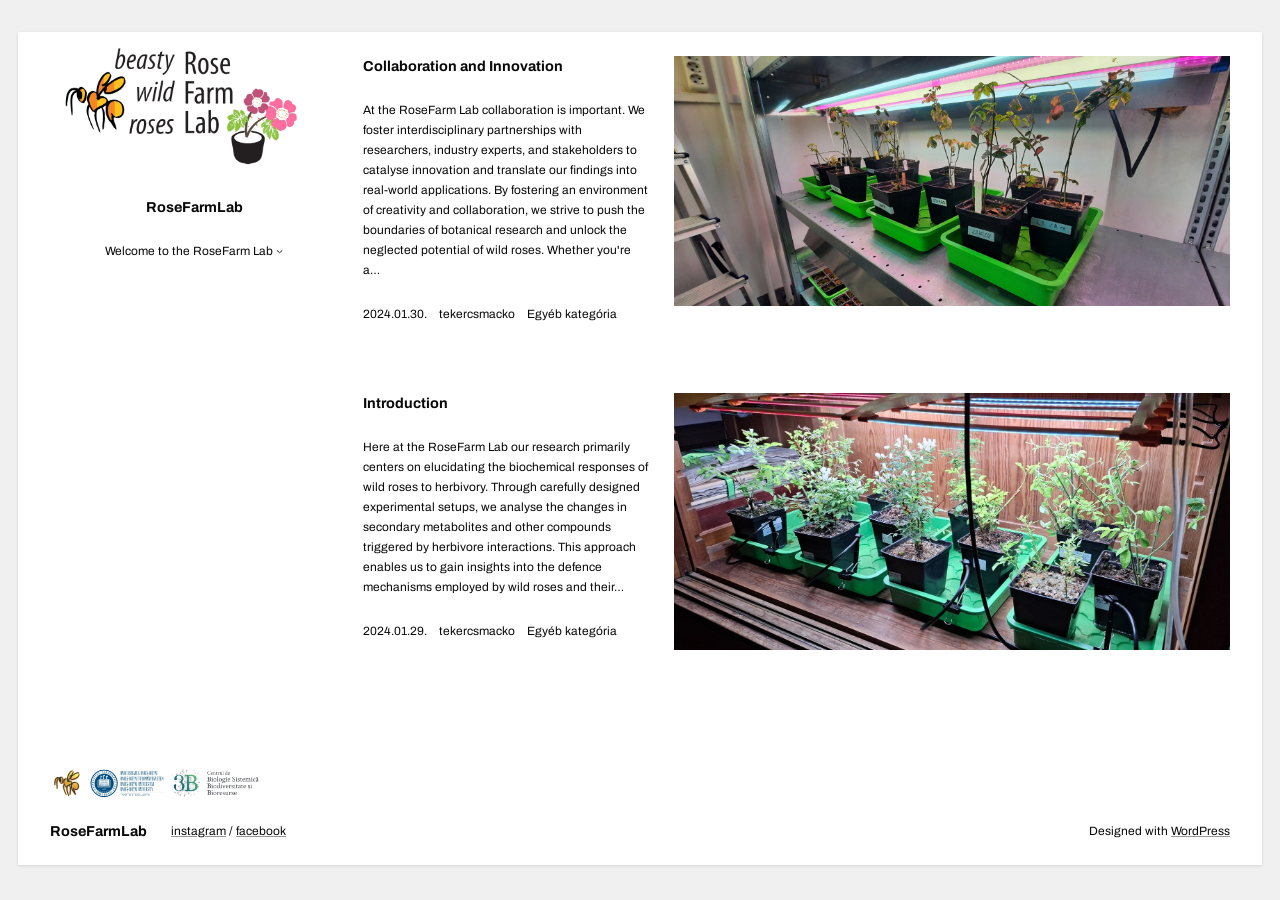
<file: index.html>
<!doctype html>
<html lang="en">
<head>
<meta charset="utf-8">
<meta name="viewport" content="width=device-width, initial-scale=1">
<title>RoseFarmLab – beasty wild roses</title>
<meta name="description" content="beasty wild roses">
<link rel="icon" href="wp-content/uploads/2024/01/cropped-gallwasp.jpg">
<link rel="stylesheet" href="assets/css/block-library.css">
<link rel="stylesheet" href="assets/css/mysa.css">
</head>
<body class="wp-site-body">
<div class="wp-site-blocks">
<div class="wp-block-group is-layout-constrained wp-block-group-is-layout-constrained">
<div class="wp-block-columns alignwide is-layout-flex wp-block-columns-is-layout-flex">
<div class="wp-block-column is-layout-flow wp-block-column-is-layout-flow" style="flex-basis:25%">
<figure class="wp-block-image alignleft size-large"><img src="wp-content/uploads/2024/01/proba2a.jpg" alt="" class="wp-image-58"></figure><div class="wp-block-group is-layout-flow wp-block-group-is-layout-flow is-position-sticky" style="padding-top:var(--wp--preset--spacing--50);padding-bottom:var(--wp--preset--spacing--50);position:sticky;top:0px"><header class="wp-block-template-part">
<div class="is-layout-flow wp-block-group-is-layout-flow wp-block-group"><p class="wp-block-site-title has-text-align-center"><a href="" rel="home">RoseFarmLab</a></p>


<div style="flex-direction:column;align-items:center;" class="is-layout-flex wp-block-group-is-layout-flex wp-block-group"><nav class="is-responsive items-justified-stretch is-vertical wp-block-navigation is-content-justification-stretch is-layout-flex wp-container-core-navigation-is-layout-1 wp-block-navigation-is-layout-flex" aria-label="Navigation" style="gap:0">
<button aria-haspopup="true" aria-label="Open menu" class="wp-block-navigation__responsive-container-open" data-nav-open><svg width="24" height="24" xmlns="http://www.w3.org/2000/svg" viewBox="0 0 24 24" aria-hidden="true" focusable="false"><rect x="4" y="7.5" width="16" height="1.5"></rect><rect x="4" y="15" width="16" height="1.5"></rect></svg></button>
<div class="wp-block-navigation__responsive-container has-text-color has-foreground-color has-background has-background-background-color" id="modal-1">
<div class="wp-block-navigation__responsive-close" tabindex="-1"><div class="wp-block-navigation__responsive-dialog" aria-label="Menu">
<button aria-label="Close menu" class="wp-block-navigation__responsive-container-close" data-nav-close><svg xmlns="http://www.w3.org/2000/svg" viewBox="0 0 24 24" width="24" height="24" aria-hidden="true" focusable="false"><path d="M13 11.8l6.1-6.3-1-1-6.1 6.2-6.1-6.2-1 1 6.1 6.3-6.5 6.7 1 1 6.5-6.6 6.5 6.6 1-1z"></path></svg></button>
<div class="wp-block-navigation__responsive-container-content" id="modal-1-content">
<ul class="wp-block-navigation__container is-responsive items-justified-stretch is-vertical wp-block-navigation wp-block-page-list" style="gap:0"><li class="wp-block-pages-list__item has-child wp-block-navigation-item open-on-hover-click wp-block-navigation-submenu"><a class="wp-block-pages-list__item__link wp-block-navigation-item__content" href="nevjegy/">Welcome to the RoseFarm Lab</a><button aria-label="Welcome to the RoseFarm Lab submenu" class="wp-block-navigation__submenu-icon wp-block-navigation-submenu__toggle" aria-expanded="false"><svg xmlns="http://www.w3.org/2000/svg" width="12" height="12" viewBox="0 0 12 12" fill="none" aria-hidden="true" focusable="false"><path d="M1.50002 4L6.00002 8L10.5 4" stroke-width="1.5"></path></svg></button><ul class="wp-block-navigation__submenu-container"><li class="wp-block-pages-list__item wp-block-navigation-item open-on-hover-click"><a class="wp-block-pages-list__item__link wp-block-navigation-item__content" href="nevjegy/who-we-are-2/">Who we are</a></li><li class="wp-block-pages-list__item has-child wp-block-navigation-item open-on-hover-click wp-block-navigation-submenu"><a class="wp-block-pages-list__item__link wp-block-navigation-item__content" href="nevjegy/the-community-of-roses-and-plant-gallers/">The biotic community</a><button aria-label="The biotic community submenu" class="wp-block-navigation__submenu-icon wp-block-navigation-submenu__toggle" aria-expanded="false"><svg xmlns="http://www.w3.org/2000/svg" width="12" height="12" viewBox="0 0 12 12" fill="none" aria-hidden="true" focusable="false"><path d="M1.50002 4L6.00002 8L10.5 4" stroke-width="1.5"></path></svg></button><ul class="wp-block-navigation__submenu-container"><li class="wp-block-pages-list__item wp-block-navigation-item open-on-hover-click"><a class="wp-block-pages-list__item__link wp-block-navigation-item__content" href="nevjegy/the-community-of-roses-and-plant-gallers/wild-roses/">Wild roses</a></li><li class="wp-block-pages-list__item wp-block-navigation-item open-on-hover-click"><a class="wp-block-pages-list__item__link wp-block-navigation-item__content" href="nevjegy/the-community-of-roses-and-plant-gallers/rose-gallers/">Rose gallers</a></li><li class="wp-block-pages-list__item wp-block-navigation-item open-on-hover-click"><a class="wp-block-pages-list__item__link wp-block-navigation-item__content" href="nevjegy/the-community-of-roses-and-plant-gallers/lab-rose-galls/">Lab rose galls</a></li></ul></li><li class="wp-block-pages-list__item wp-block-navigation-item open-on-hover-click"><a class="wp-block-pages-list__item__link wp-block-navigation-item__content" href="nevjegy/wild-rose-metabolites-and-extracts/">Metabolites and extracts</a></li><li class="wp-block-pages-list__item wp-block-navigation-item open-on-hover-click"><a class="wp-block-pages-list__item__link wp-block-navigation-item__content" href="nevjegy/necc/">Partners</a></li><li class="wp-block-pages-list__item wp-block-navigation-item open-on-hover-click"><a class="wp-block-pages-list__item__link wp-block-navigation-item__content" href="nevjegy/dissemination-and-outreach/">Dissemination and outreach</a></li></ul></li></ul>
</div></div></div></div></nav></div>
</div>
</header></div>
</div>
<div class="wp-block-column is-layout-flow wp-block-column-is-layout-flow" style="flex-basis:75%">
<main class="wp-block-group is-layout-flow wp-block-group-is-layout-flow" style="padding-top:var(--wp--preset--spacing--50);padding-bottom:var(--wp--preset--spacing--50)">
<div class="wp-block-query is-layout-flow wp-block-query-is-layout-flow"><ul class="wp-block-post-template is-layout-flow wp-block-post-template-is-layout-flow"><li class="wp-block-post post-18 post type-post status-publish">
<div class="wp-block-columns is-layout-flex wp-block-columns-is-layout-flex" style="padding-bottom:3rem">
<div class="wp-block-column is-layout-flow wp-block-column-is-layout-flow" style="flex-basis:34.0137%">
<h2 class="wp-block-post-title"><a href="2024/01/30/first-in/" target="_self">Collaboration and Innovation</a></h2>
<div class="wp-block-post-excerpt"><p class="wp-block-post-excerpt__excerpt">At the RoseFarm Lab collaboration is important. We foster interdisciplinary partnerships with researchers, industry experts, and stakeholders to catalyse innovation and translate our findings into real-world applications. By fostering an environment of creativity and collaboration, we strive to push the boundaries of botanical research and unlock the neglected potential of wild roses. Whether you&#x27;re a&hellip;</p></div>
<div class="wp-block-group is-layout-flex wp-block-group-is-layout-flex" style="gap:var(--wp--preset--spacing--30)"><div class="wp-block-post-date"><time datetime="2024-01-30T18:03:30">2024.01.30.</time></div><div class="wp-block-post-author"><div class="wp-block-post-author__content"><p class="wp-block-post-author__name">tekercsmacko</p></div></div><div class="taxonomy-category wp-block-post-terms">Egyéb kategória</div></div>
</div>
<div class="wp-block-column is-layout-flow wp-block-column-is-layout-flow" style="flex-basis:65.9863%"><figure class="wp-block-post-featured-image"><a href="2024/01/30/first-in/"><img src="wp-content/uploads/2024/01/post1b.jpg" alt="" class="wp-post-image" style="object-fit:cover;"></a></figure></div>
</div></li><li class="wp-block-post post-2 post type-post status-publish">
<div class="wp-block-columns is-layout-flex wp-block-columns-is-layout-flex" style="padding-bottom:3rem">
<div class="wp-block-column is-layout-flow wp-block-column-is-layout-flow" style="flex-basis:34.0137%">
<h2 class="wp-block-post-title"><a href="2024/01/29/hello-world/" target="_self">Introduction</a></h2>
<div class="wp-block-post-excerpt"><p class="wp-block-post-excerpt__excerpt">Here at the RoseFarm Lab our research primarily centers on elucidating the biochemical responses of wild roses to herbivory. Through carefully designed experimental setups, we analyse the changes in secondary metabolites and other compounds triggered by herbivore interactions. This approach enables us to gain insights into the defence mechanisms employed by wild roses and their&hellip;</p></div>
<div class="wp-block-group is-layout-flex wp-block-group-is-layout-flex" style="gap:var(--wp--preset--spacing--30)"><div class="wp-block-post-date"><time datetime="2024-01-29T21:15:50">2024.01.29.</time></div><div class="wp-block-post-author"><div class="wp-block-post-author__content"><p class="wp-block-post-author__name">tekercsmacko</p></div></div><div class="taxonomy-category wp-block-post-terms">Egyéb kategória</div></div>
</div>
<div class="wp-block-column is-layout-flow wp-block-column-is-layout-flow" style="flex-basis:65.9863%"><figure class="wp-block-post-featured-image"><a href="2024/01/29/hello-world/"><img src="wp-content/uploads/2024/01/post0.jpg" alt="" class="wp-post-image" style="object-fit:cover;"></a></figure></div>
</div></li></ul></div>
</main>
</div>
</div>
<footer class="wp-block-template-part alignwide">
<div class="is-layout-flex wp-block-columns-is-layout-flex wp-block-columns">
<div class="is-layout-flow wp-block-column-is-layout-flow wp-block-column">
<figure class="wp-block-image size-large is-resized"><img src="wp-content/uploads/2024/02/footer_fig.jpg" alt="" class="wp-image-280" style="width:216px;height:auto" /></figure>
</div>
</div>



<div class="is-layout-flex wp-block-group-is-layout-flex wp-block-group" style="flex-wrap:nowrap;justify-content:space-between;align-items:flex-start;padding-top:0;padding-bottom:var(--wp--preset--spacing--50)">
<div style="flex-wrap:nowrap;align-items:flex-start;" class="is-layout-flex wp-block-group-is-layout-flex wp-block-group"><p class="wp-block-site-title" style="line-height:1.388888889"><a href="" rel="home">RoseFarmLab</a></p>


<p><a href="https://www.instagram.com/rosefarm_lab/" target="_blank" rel="noreferrer noopener">instagram</a> / <a href="https://www.facebook.com/profile.php?id=61555940413858" target="_blank" rel="noreferrer noopener nofollow">facebook</a></p>
</div>



<p>Designed with <a href="https://wordpress.org" rel="nofollow">WordPress</a></p>
</div>
</footer>
</div>
</div>
<script src="assets/js/navigation.js"></script>
</body>
</html>
</file>
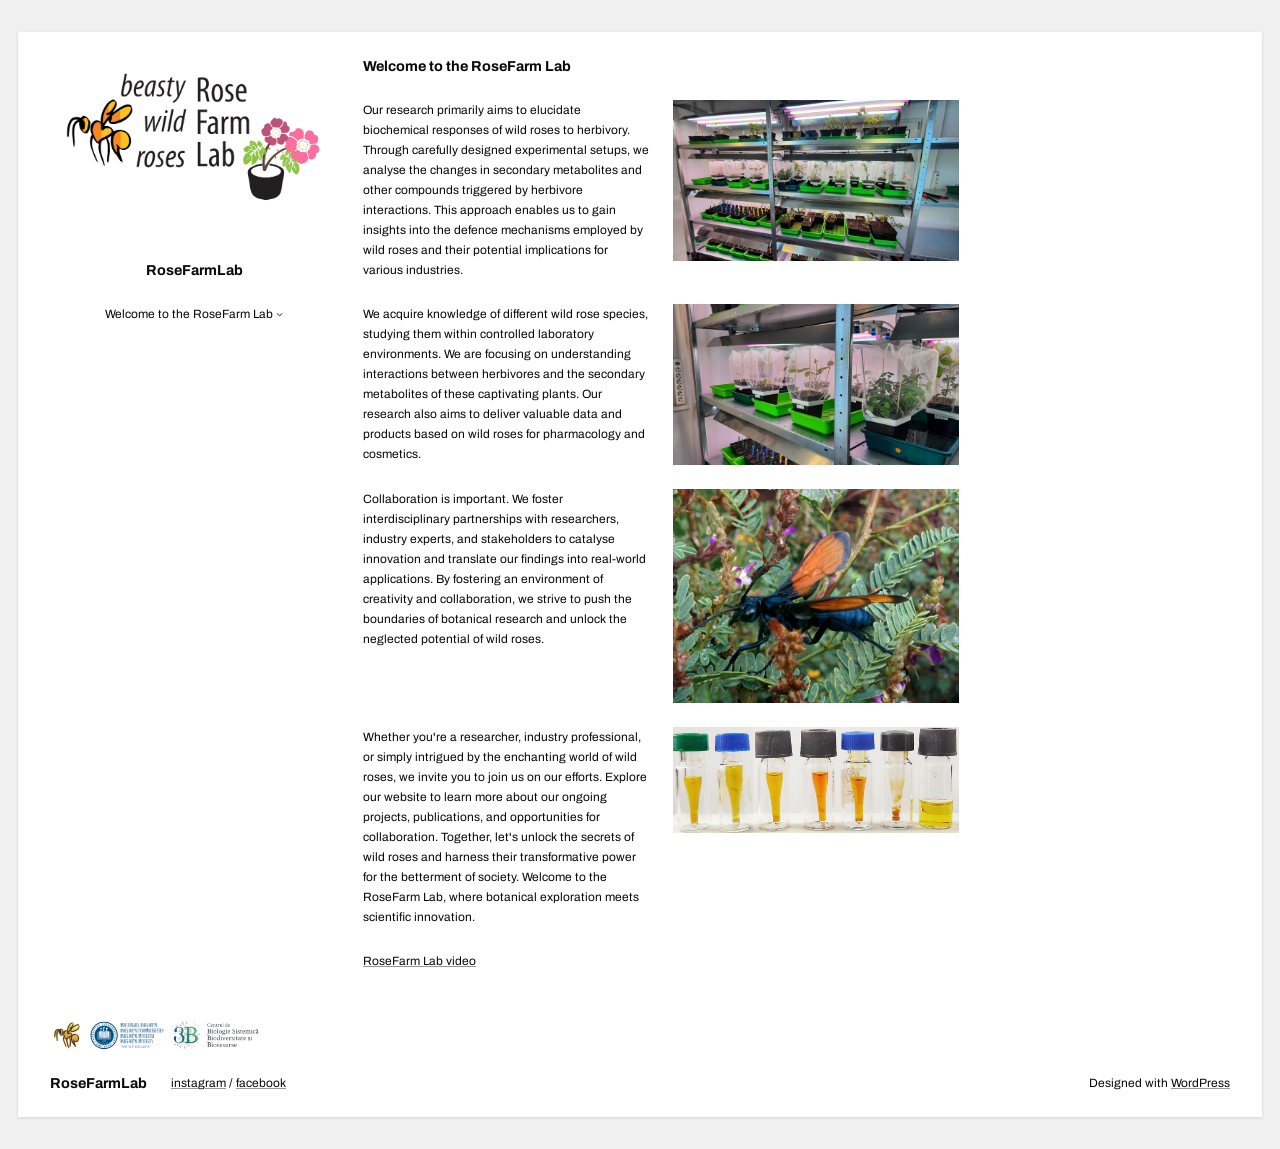
<file: nevjegy/index.html>
<!doctype html>
<html lang="en">
<head>
<meta charset="utf-8">
<meta name="viewport" content="width=device-width, initial-scale=1">
<title>Welcome to the RoseFarm Lab – RoseFarmLab</title>
<meta name="description" content="beasty wild roses">
<link rel="icon" href="../wp-content/uploads/2024/01/cropped-gallwasp.jpg">
<link rel="stylesheet" href="../assets/css/block-library.css">
<link rel="stylesheet" href="../assets/css/mysa.css">
</head>
<body class="wp-site-body">
<div class="wp-site-blocks">
<div class="wp-block-group is-layout-constrained wp-block-group-is-layout-constrained">
<div class="wp-block-columns alignwide is-layout-flex wp-block-columns-is-layout-flex">
<div class="wp-block-column is-layout-flow wp-block-column-is-layout-flow" style="flex-basis:25%">
<div class="wp-block-group is-layout-flow wp-block-group-is-layout-flow is-position-sticky" style="padding-top:var(--wp--preset--spacing--50);padding-bottom:var(--wp--preset--spacing--50);position:sticky;top:0px"><figure class="wp-block-image size-large"><img src="../wp-content/uploads/2024/01/proba2a.jpg" alt="" class="wp-image-58"></figure><header class="wp-block-template-part">
<div class="is-layout-flow wp-block-group-is-layout-flow wp-block-group"><p class="wp-block-site-title has-text-align-center"><a href="../" rel="home">RoseFarmLab</a></p>


<div style="flex-direction:column;align-items:center;" class="is-layout-flex wp-block-group-is-layout-flex wp-block-group"><nav class="is-responsive items-justified-stretch is-vertical wp-block-navigation is-content-justification-stretch is-layout-flex wp-container-core-navigation-is-layout-1 wp-block-navigation-is-layout-flex" aria-label="Navigation" style="gap:0">
<button aria-haspopup="true" aria-label="Open menu" class="wp-block-navigation__responsive-container-open" data-nav-open><svg width="24" height="24" xmlns="http://www.w3.org/2000/svg" viewBox="0 0 24 24" aria-hidden="true" focusable="false"><rect x="4" y="7.5" width="16" height="1.5"></rect><rect x="4" y="15" width="16" height="1.5"></rect></svg></button>
<div class="wp-block-navigation__responsive-container has-text-color has-foreground-color has-background has-background-background-color" id="modal-1">
<div class="wp-block-navigation__responsive-close" tabindex="-1"><div class="wp-block-navigation__responsive-dialog" aria-label="Menu">
<button aria-label="Close menu" class="wp-block-navigation__responsive-container-close" data-nav-close><svg xmlns="http://www.w3.org/2000/svg" viewBox="0 0 24 24" width="24" height="24" aria-hidden="true" focusable="false"><path d="M13 11.8l6.1-6.3-1-1-6.1 6.2-6.1-6.2-1 1 6.1 6.3-6.5 6.7 1 1 6.5-6.6 6.5 6.6 1-1z"></path></svg></button>
<div class="wp-block-navigation__responsive-container-content" id="modal-1-content">
<ul class="wp-block-navigation__container is-responsive items-justified-stretch is-vertical wp-block-navigation wp-block-page-list" style="gap:0"><li class="wp-block-pages-list__item has-child wp-block-navigation-item open-on-hover-click wp-block-navigation-submenu current-menu-item"><a class="wp-block-pages-list__item__link wp-block-navigation-item__content" href="../nevjegy/" aria-current="page">Welcome to the RoseFarm Lab</a><button aria-label="Welcome to the RoseFarm Lab submenu" class="wp-block-navigation__submenu-icon wp-block-navigation-submenu__toggle" aria-expanded="false"><svg xmlns="http://www.w3.org/2000/svg" width="12" height="12" viewBox="0 0 12 12" fill="none" aria-hidden="true" focusable="false"><path d="M1.50002 4L6.00002 8L10.5 4" stroke-width="1.5"></path></svg></button><ul class="wp-block-navigation__submenu-container"><li class="wp-block-pages-list__item wp-block-navigation-item open-on-hover-click"><a class="wp-block-pages-list__item__link wp-block-navigation-item__content" href="../nevjegy/who-we-are-2/">Who we are</a></li><li class="wp-block-pages-list__item has-child wp-block-navigation-item open-on-hover-click wp-block-navigation-submenu"><a class="wp-block-pages-list__item__link wp-block-navigation-item__content" href="../nevjegy/the-community-of-roses-and-plant-gallers/">The biotic community</a><button aria-label="The biotic community submenu" class="wp-block-navigation__submenu-icon wp-block-navigation-submenu__toggle" aria-expanded="false"><svg xmlns="http://www.w3.org/2000/svg" width="12" height="12" viewBox="0 0 12 12" fill="none" aria-hidden="true" focusable="false"><path d="M1.50002 4L6.00002 8L10.5 4" stroke-width="1.5"></path></svg></button><ul class="wp-block-navigation__submenu-container"><li class="wp-block-pages-list__item wp-block-navigation-item open-on-hover-click"><a class="wp-block-pages-list__item__link wp-block-navigation-item__content" href="../nevjegy/the-community-of-roses-and-plant-gallers/wild-roses/">Wild roses</a></li><li class="wp-block-pages-list__item wp-block-navigation-item open-on-hover-click"><a class="wp-block-pages-list__item__link wp-block-navigation-item__content" href="../nevjegy/the-community-of-roses-and-plant-gallers/rose-gallers/">Rose gallers</a></li><li class="wp-block-pages-list__item wp-block-navigation-item open-on-hover-click"><a class="wp-block-pages-list__item__link wp-block-navigation-item__content" href="../nevjegy/the-community-of-roses-and-plant-gallers/lab-rose-galls/">Lab rose galls</a></li></ul></li><li class="wp-block-pages-list__item wp-block-navigation-item open-on-hover-click"><a class="wp-block-pages-list__item__link wp-block-navigation-item__content" href="../nevjegy/wild-rose-metabolites-and-extracts/">Metabolites and extracts</a></li><li class="wp-block-pages-list__item wp-block-navigation-item open-on-hover-click"><a class="wp-block-pages-list__item__link wp-block-navigation-item__content" href="../nevjegy/necc/">Partners</a></li><li class="wp-block-pages-list__item wp-block-navigation-item open-on-hover-click"><a class="wp-block-pages-list__item__link wp-block-navigation-item__content" href="../nevjegy/dissemination-and-outreach/">Dissemination and outreach</a></li></ul></li></ul>
</div></div></div></div></nav></div>
</div>
</header></div>
</div>
<div class="wp-block-column is-layout-flow wp-block-column-is-layout-flow" style="flex-basis:75%">
<main class="wp-block-group is-layout-flow wp-block-group-is-layout-flow" style="padding-top:var(--wp--preset--spacing--50);padding-bottom:var(--wp--preset--spacing--50)">
<div class="wp-block-columns is-layout-flex wp-block-columns-is-layout-flex">
<div class="wp-block-column is-layout-flow wp-block-column-is-layout-flow" style="flex-basis:100%">
<h1 class="wp-block-post-title">Welcome to the RoseFarm Lab</h1>
<div class="entry-content wp-block-post-content is-layout-flow wp-block-post-content-is-layout-flow">
<div class="is-layout-flex wp-block-columns-is-layout-flex wp-block-columns">
<div class="is-layout-flow wp-block-column-is-layout-flow wp-block-column" style="flex-basis:33%">
<p>Our research primarily aims to elucidate  biochemical responses of wild roses to herbivory. Through carefully designed experimental setups, we analyse the changes in secondary metabolites and other compounds triggered by herbivore interactions. This approach enables us to gain insights into the defence mechanisms employed by wild roses and their potential implications for various industries.</p>
</div>



<div class="is-layout-flow wp-block-column-is-layout-flow wp-block-column" style="flex-basis:33%">
<figure class="wp-block-image size-large"><img src="../wp-content/uploads/2024/02/welcome2.jpg" alt="" class="wp-image-342" /></figure>
</div>
</div>



<div class="is-layout-flex wp-block-columns-is-layout-flex wp-block-columns">
<div class="is-layout-flow wp-block-column-is-layout-flow wp-block-column" style="flex-basis:33%">
<p>We acquire knowledge of different wild rose species, studying them within controlled laboratory environments. We are focusing on understanding interactions between herbivores and the secondary metabolites of these captivating plants. Our research also aims to deliver valuable data and products based on wild roses for pharmacology and cosmetics.</p>
</div>



<div class="is-layout-flow wp-block-column-is-layout-flow wp-block-column" style="flex-basis:33%">
<figure class="wp-block-image size-large"><img src="../wp-content/uploads/2024/01/welcome1.jpg" alt="" class="wp-image-38" /></figure>
</div>
</div>



<div class="is-layout-flex wp-block-columns-is-layout-flex wp-block-columns">
<div class="is-layout-flow wp-block-column-is-layout-flow wp-block-column" style="flex-basis:33%">
<p>Collaboration is important. We foster interdisciplinary partnerships with researchers, industry experts, and stakeholders to catalyse innovation and translate our findings into real-world applications. By fostering an environment of creativity and collaboration, we strive to push the boundaries of botanical research and unlock the neglected potential of wild roses.</p>
</div>



<div class="is-layout-flow wp-block-column-is-layout-flow wp-block-column" style="flex-basis:33%">
<figure class="wp-block-image size-large"><img src="../wp-content/uploads/2024/02/welcome3.jpg" alt="" class="wp-image-344" /></figure>
</div>
</div>



<div class="is-layout-flex wp-block-columns-is-layout-flex wp-block-columns">
<div class="is-layout-flow wp-block-column-is-layout-flow wp-block-column" style="flex-basis:33%">
<p>Whether you're a researcher, industry professional, or simply intrigued by the enchanting world of wild roses, we invite you to join us on our efforts. Explore our website to learn more about our ongoing projects, publications, and opportunities for collaboration. Together, let's unlock the secrets of wild roses and harness their transformative power for the betterment of society. Welcome to the RoseFarm Lab, where botanical exploration meets scientific innovation.</p>
</div>



<div class="is-layout-flow wp-block-column-is-layout-flow wp-block-column" style="flex-basis:33%">
<figure class="wp-block-image size-large"><img src="../wp-content/uploads/2024/01/roseoils1.jpg" alt="" class="wp-image-244" /></figure>




</div>
</div>



<div class="is-layout-flex wp-block-columns-is-layout-flex wp-block-columns">
<div class="is-layout-flow wp-block-column-is-layout-flow wp-block-column" style="flex-basis:33%">
<p><a href="https://www.youtube.com/watch?v=5U35Faqnh9c">RoseFarm Lab video</a></p>
</div>



<div class="is-layout-flow wp-block-column-is-layout-flow wp-block-column"></div>
</div>
</div>
</div></div>
</main>
</div>
</div>
<footer class="wp-block-template-part alignwide">
<div class="is-layout-flex wp-block-columns-is-layout-flex wp-block-columns">
<div class="is-layout-flow wp-block-column-is-layout-flow wp-block-column">
<figure class="wp-block-image size-large is-resized"><img src="../wp-content/uploads/2024/02/footer_fig.jpg" alt="" class="wp-image-280" style="width:216px;height:auto" /></figure>
</div>
</div>



<div class="is-layout-flex wp-block-group-is-layout-flex wp-block-group" style="flex-wrap:nowrap;justify-content:space-between;align-items:flex-start;padding-top:0;padding-bottom:var(--wp--preset--spacing--50)">
<div style="flex-wrap:nowrap;align-items:flex-start;" class="is-layout-flex wp-block-group-is-layout-flex wp-block-group"><p class="wp-block-site-title" style="line-height:1.388888889"><a href="../" rel="home">RoseFarmLab</a></p>


<p><a href="https://www.instagram.com/rosefarm_lab/" target="_blank" rel="noreferrer noopener">instagram</a> / <a href="https://www.facebook.com/profile.php?id=61555940413858" target="_blank" rel="noreferrer noopener nofollow">facebook</a></p>
</div>



<p>Designed with <a href="https://wordpress.org" rel="nofollow">WordPress</a></p>
</div>
</footer>
</div>
</div>
<script src="../assets/js/navigation.js"></script>
</body>
</html>
</file>
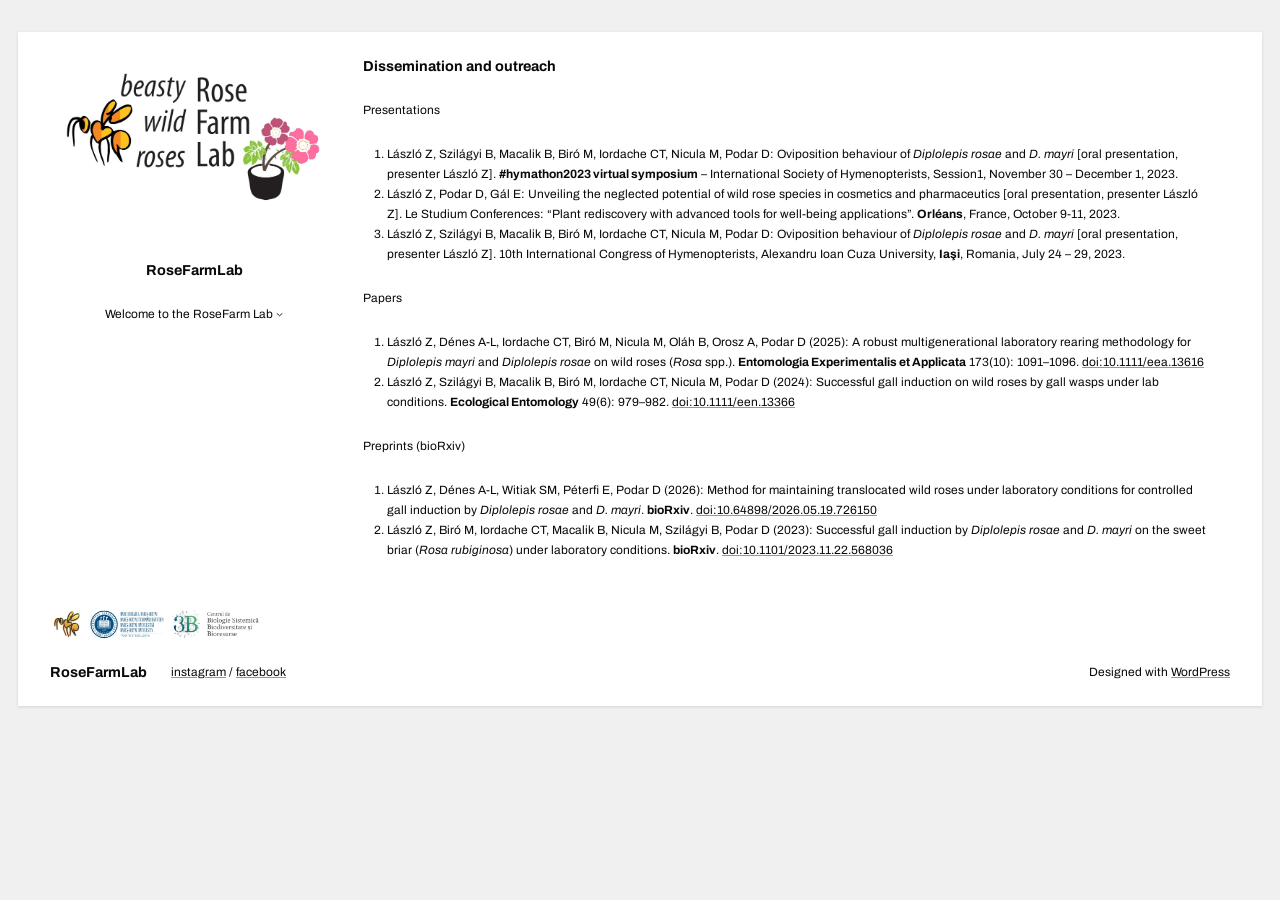
<file: nevjegy/dissemination-and-outreach/index.html>
<!doctype html>
<html lang="en">
<head>
<meta charset="utf-8">
<meta name="viewport" content="width=device-width, initial-scale=1">
<title>Dissemination and outreach – RoseFarmLab</title>
<meta name="description" content="beasty wild roses">
<link rel="icon" href="../../wp-content/uploads/2024/01/cropped-gallwasp.jpg">
<link rel="stylesheet" href="../../assets/css/block-library.css">
<link rel="stylesheet" href="../../assets/css/mysa.css">
</head>
<body class="wp-site-body">
<div class="wp-site-blocks">
<div class="wp-block-group is-layout-constrained wp-block-group-is-layout-constrained">
<div class="wp-block-columns alignwide is-layout-flex wp-block-columns-is-layout-flex">
<div class="wp-block-column is-layout-flow wp-block-column-is-layout-flow" style="flex-basis:25%">
<div class="wp-block-group is-layout-flow wp-block-group-is-layout-flow is-position-sticky" style="padding-top:var(--wp--preset--spacing--50);padding-bottom:var(--wp--preset--spacing--50);position:sticky;top:0px"><figure class="wp-block-image size-large"><img src="../../wp-content/uploads/2024/01/proba2a.jpg" alt="" class="wp-image-58"></figure><header class="wp-block-template-part">
<div class="is-layout-flow wp-block-group-is-layout-flow wp-block-group"><p class="wp-block-site-title has-text-align-center"><a href="../../" rel="home">RoseFarmLab</a></p>


<div style="flex-direction:column;align-items:center;" class="is-layout-flex wp-block-group-is-layout-flex wp-block-group"><nav class="is-responsive items-justified-stretch is-vertical wp-block-navigation is-content-justification-stretch is-layout-flex wp-container-core-navigation-is-layout-1 wp-block-navigation-is-layout-flex" aria-label="Navigation" style="gap:0">
<button aria-haspopup="true" aria-label="Open menu" class="wp-block-navigation__responsive-container-open" data-nav-open><svg width="24" height="24" xmlns="http://www.w3.org/2000/svg" viewBox="0 0 24 24" aria-hidden="true" focusable="false"><rect x="4" y="7.5" width="16" height="1.5"></rect><rect x="4" y="15" width="16" height="1.5"></rect></svg></button>
<div class="wp-block-navigation__responsive-container has-text-color has-foreground-color has-background has-background-background-color" id="modal-1">
<div class="wp-block-navigation__responsive-close" tabindex="-1"><div class="wp-block-navigation__responsive-dialog" aria-label="Menu">
<button aria-label="Close menu" class="wp-block-navigation__responsive-container-close" data-nav-close><svg xmlns="http://www.w3.org/2000/svg" viewBox="0 0 24 24" width="24" height="24" aria-hidden="true" focusable="false"><path d="M13 11.8l6.1-6.3-1-1-6.1 6.2-6.1-6.2-1 1 6.1 6.3-6.5 6.7 1 1 6.5-6.6 6.5 6.6 1-1z"></path></svg></button>
<div class="wp-block-navigation__responsive-container-content" id="modal-1-content">
<ul class="wp-block-navigation__container is-responsive items-justified-stretch is-vertical wp-block-navigation wp-block-page-list" style="gap:0"><li class="wp-block-pages-list__item has-child wp-block-navigation-item open-on-hover-click wp-block-navigation-submenu"><a class="wp-block-pages-list__item__link wp-block-navigation-item__content" href="../../nevjegy/">Welcome to the RoseFarm Lab</a><button aria-label="Welcome to the RoseFarm Lab submenu" class="wp-block-navigation__submenu-icon wp-block-navigation-submenu__toggle" aria-expanded="false"><svg xmlns="http://www.w3.org/2000/svg" width="12" height="12" viewBox="0 0 12 12" fill="none" aria-hidden="true" focusable="false"><path d="M1.50002 4L6.00002 8L10.5 4" stroke-width="1.5"></path></svg></button><ul class="wp-block-navigation__submenu-container"><li class="wp-block-pages-list__item wp-block-navigation-item open-on-hover-click"><a class="wp-block-pages-list__item__link wp-block-navigation-item__content" href="../../nevjegy/who-we-are-2/">Who we are</a></li><li class="wp-block-pages-list__item has-child wp-block-navigation-item open-on-hover-click wp-block-navigation-submenu"><a class="wp-block-pages-list__item__link wp-block-navigation-item__content" href="../../nevjegy/the-community-of-roses-and-plant-gallers/">The biotic community</a><button aria-label="The biotic community submenu" class="wp-block-navigation__submenu-icon wp-block-navigation-submenu__toggle" aria-expanded="false"><svg xmlns="http://www.w3.org/2000/svg" width="12" height="12" viewBox="0 0 12 12" fill="none" aria-hidden="true" focusable="false"><path d="M1.50002 4L6.00002 8L10.5 4" stroke-width="1.5"></path></svg></button><ul class="wp-block-navigation__submenu-container"><li class="wp-block-pages-list__item wp-block-navigation-item open-on-hover-click"><a class="wp-block-pages-list__item__link wp-block-navigation-item__content" href="../../nevjegy/the-community-of-roses-and-plant-gallers/wild-roses/">Wild roses</a></li><li class="wp-block-pages-list__item wp-block-navigation-item open-on-hover-click"><a class="wp-block-pages-list__item__link wp-block-navigation-item__content" href="../../nevjegy/the-community-of-roses-and-plant-gallers/rose-gallers/">Rose gallers</a></li><li class="wp-block-pages-list__item wp-block-navigation-item open-on-hover-click"><a class="wp-block-pages-list__item__link wp-block-navigation-item__content" href="../../nevjegy/the-community-of-roses-and-plant-gallers/lab-rose-galls/">Lab rose galls</a></li></ul></li><li class="wp-block-pages-list__item wp-block-navigation-item open-on-hover-click"><a class="wp-block-pages-list__item__link wp-block-navigation-item__content" href="../../nevjegy/wild-rose-metabolites-and-extracts/">Metabolites and extracts</a></li><li class="wp-block-pages-list__item wp-block-navigation-item open-on-hover-click"><a class="wp-block-pages-list__item__link wp-block-navigation-item__content" href="../../nevjegy/necc/">Partners</a></li><li class="wp-block-pages-list__item wp-block-navigation-item open-on-hover-click current-menu-item"><a class="wp-block-pages-list__item__link wp-block-navigation-item__content" href="../../nevjegy/dissemination-and-outreach/" aria-current="page">Dissemination and outreach</a></li></ul></li></ul>
</div></div></div></div></nav></div>
</div>
</header></div>
</div>
<div class="wp-block-column is-layout-flow wp-block-column-is-layout-flow" style="flex-basis:75%">
<main class="wp-block-group is-layout-flow wp-block-group-is-layout-flow" style="padding-top:var(--wp--preset--spacing--50);padding-bottom:var(--wp--preset--spacing--50)">
<div class="wp-block-columns is-layout-flex wp-block-columns-is-layout-flex">
<div class="wp-block-column is-layout-flow wp-block-column-is-layout-flow" style="flex-basis:100%">
<h1 class="wp-block-post-title">Dissemination and outreach</h1>
<div class="entry-content wp-block-post-content is-layout-flow wp-block-post-content-is-layout-flow">
<p>Presentations</p>



<div class="is-layout-flex wp-block-columns-is-layout-flex wp-block-columns">
<div class="is-layout-flow wp-block-column-is-layout-flow wp-block-column" style="flex-basis:100%">
<ol>
<li>László Z, Szilágyi B, Macalik B, Biró M, Iordache CT, Nicula M, Podar D: Oviposition behaviour of <em>Diplolepis rosae</em> and <em>D. mayri</em> [oral presentation, presenter László Z]. <strong>#hymathon2023 virtual symposium</strong> – International Society of Hymenopterists, Session1, November 30 – December 1, 2023.</li>



<li>László Z, Podar D, Gál E: Unveiling the neglected potential of wild rose species in cosmetics and pharmaceutics [oral presentation, presenter László Z]. Le Studium Conferences: “Plant rediscovery with advanced tools for well-being applications”. <strong>Orléans</strong>, France, October 9-11, 2023.</li>



<li>László Z, Szilágyi B, Macalik B, Biró M, Iordache CT, Nicula M, Podar D: Oviposition behaviour of <em>Diplolepis rosae</em> and <em>D. mayri</em> [oral presentation, presenter László Z]. 10th International Congress of Hymenopterists, Alexandru Ioan Cuza University, <strong>Iaşi</strong>, Romania, July 24 – 29, 2023.</li>
</ol>
</div>



<div class="is-layout-flow wp-block-column-is-layout-flow wp-block-column"></div>
</div>



<p>Papers</p>



<div class="is-layout-flex wp-block-columns-is-layout-flex wp-block-columns">
<div class="is-layout-flow wp-block-column-is-layout-flow wp-block-column" style="flex-basis:100%">
<ol>
<li>László Z, Dénes A-L, Iordache CT, Biró M, Nicula M, Oláh B, Orosz A, Podar D (2025): A robust multigenerational laboratory rearing methodology for <em>Diplolepis mayri</em> and <em>Diplolepis rosae</em> on wild roses (<em>Rosa</em> spp.). <strong>Entomologia Experimentalis et Applicata</strong> 173(10): 1091–1096. <a href="https://doi.org/10.1111/eea.13616">doi:10.1111/eea.13616</a></li>



<li>László Z, Szilágyi B, Macalik B, Biró M, Iordache CT, Nicula M, Podar D (2024): Successful gall induction on wild roses by gall wasps under lab conditions. <strong>Ecological Entomology</strong> 49(6): 979–982. <a href="https://doi.org/10.1111/een.13366">doi:10.1111/een.13366</a></li>
</ol>
</div>



<div class="is-layout-flow wp-block-column-is-layout-flow wp-block-column"></div>
</div>



<p>Preprints (bioRxiv)</p>



<div class="is-layout-flex wp-block-columns-is-layout-flex wp-block-columns">
<div class="is-layout-flow wp-block-column-is-layout-flow wp-block-column" style="flex-basis:100%">
<ol>
<li>László Z, Dénes A-L, Witiak SM, Péterfi E, Podar D (2026): Method for maintaining translocated wild roses under laboratory conditions for controlled gall induction by <em>Diplolepis rosae</em> and <em>D. mayri</em>. <strong>bioRxiv</strong>. <a href="https://doi.org/10.64898/2026.05.19.726150">doi:10.64898/2026.05.19.726150</a></li>



<li>László Z, Biró M, Iordache CT, Macalik B, Nicula M, Szilágyi B, Podar D (2023): Successful gall induction by <em>Diplolepis rosae</em> and <em>D. mayri</em> on the sweet briar (<em>Rosa rubiginosa</em>) under laboratory conditions. <strong>bioRxiv</strong>. <a href="https://doi.org/10.1101/2023.11.22.568036">doi:10.1101/2023.11.22.568036</a></li>
</ol>
</div>



<div class="is-layout-flow wp-block-column-is-layout-flow wp-block-column"></div>
</div>
</div>
</div></div>
</main>
</div>
</div>
<footer class="wp-block-template-part alignwide">
<div class="is-layout-flex wp-block-columns-is-layout-flex wp-block-columns">
<div class="is-layout-flow wp-block-column-is-layout-flow wp-block-column">
<figure class="wp-block-image size-large is-resized"><img src="../../wp-content/uploads/2024/02/footer_fig.jpg" alt="" class="wp-image-280" style="width:216px;height:auto" /></figure>
</div>
</div>



<div class="is-layout-flex wp-block-group-is-layout-flex wp-block-group" style="flex-wrap:nowrap;justify-content:space-between;align-items:flex-start;padding-top:0;padding-bottom:var(--wp--preset--spacing--50)">
<div style="flex-wrap:nowrap;align-items:flex-start;" class="is-layout-flex wp-block-group-is-layout-flex wp-block-group"><p class="wp-block-site-title" style="line-height:1.388888889"><a href="../../" rel="home">RoseFarmLab</a></p>


<p><a href="https://www.instagram.com/rosefarm_lab/" target="_blank" rel="noreferrer noopener">instagram</a> / <a href="https://www.facebook.com/profile.php?id=61555940413858" target="_blank" rel="noreferrer noopener nofollow">facebook</a></p>
</div>



<p>Designed with <a href="https://wordpress.org" rel="nofollow">WordPress</a></p>
</div>
</footer>
</div>
</div>
<script src="../../assets/js/navigation.js"></script>
</body>
</html>
</file>
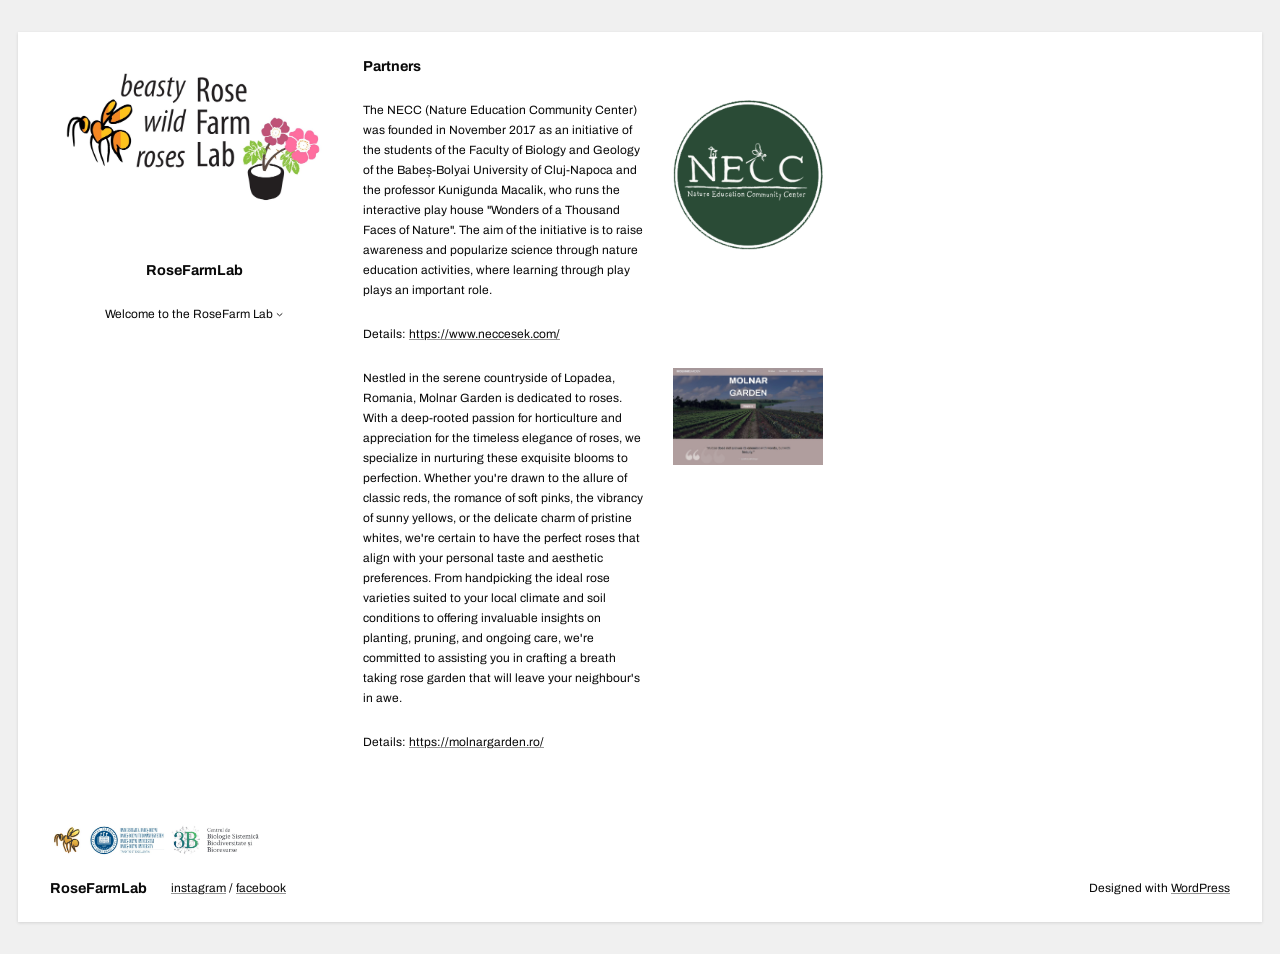
<file: nevjegy/necc/index.html>
<!doctype html>
<html lang="en">
<head>
<meta charset="utf-8">
<meta name="viewport" content="width=device-width, initial-scale=1">
<title>Partners – RoseFarmLab</title>
<meta name="description" content="beasty wild roses">
<link rel="icon" href="../../wp-content/uploads/2024/01/cropped-gallwasp.jpg">
<link rel="stylesheet" href="../../assets/css/block-library.css">
<link rel="stylesheet" href="../../assets/css/mysa.css">
</head>
<body class="wp-site-body">
<div class="wp-site-blocks">
<div class="wp-block-group is-layout-constrained wp-block-group-is-layout-constrained">
<div class="wp-block-columns alignwide is-layout-flex wp-block-columns-is-layout-flex">
<div class="wp-block-column is-layout-flow wp-block-column-is-layout-flow" style="flex-basis:25%">
<div class="wp-block-group is-layout-flow wp-block-group-is-layout-flow is-position-sticky" style="padding-top:var(--wp--preset--spacing--50);padding-bottom:var(--wp--preset--spacing--50);position:sticky;top:0px"><figure class="wp-block-image size-large"><img src="../../wp-content/uploads/2024/01/proba2a.jpg" alt="" class="wp-image-58"></figure><header class="wp-block-template-part">
<div class="is-layout-flow wp-block-group-is-layout-flow wp-block-group"><p class="wp-block-site-title has-text-align-center"><a href="../../" rel="home">RoseFarmLab</a></p>


<div style="flex-direction:column;align-items:center;" class="is-layout-flex wp-block-group-is-layout-flex wp-block-group"><nav class="is-responsive items-justified-stretch is-vertical wp-block-navigation is-content-justification-stretch is-layout-flex wp-container-core-navigation-is-layout-1 wp-block-navigation-is-layout-flex" aria-label="Navigation" style="gap:0">
<button aria-haspopup="true" aria-label="Open menu" class="wp-block-navigation__responsive-container-open" data-nav-open><svg width="24" height="24" xmlns="http://www.w3.org/2000/svg" viewBox="0 0 24 24" aria-hidden="true" focusable="false"><rect x="4" y="7.5" width="16" height="1.5"></rect><rect x="4" y="15" width="16" height="1.5"></rect></svg></button>
<div class="wp-block-navigation__responsive-container has-text-color has-foreground-color has-background has-background-background-color" id="modal-1">
<div class="wp-block-navigation__responsive-close" tabindex="-1"><div class="wp-block-navigation__responsive-dialog" aria-label="Menu">
<button aria-label="Close menu" class="wp-block-navigation__responsive-container-close" data-nav-close><svg xmlns="http://www.w3.org/2000/svg" viewBox="0 0 24 24" width="24" height="24" aria-hidden="true" focusable="false"><path d="M13 11.8l6.1-6.3-1-1-6.1 6.2-6.1-6.2-1 1 6.1 6.3-6.5 6.7 1 1 6.5-6.6 6.5 6.6 1-1z"></path></svg></button>
<div class="wp-block-navigation__responsive-container-content" id="modal-1-content">
<ul class="wp-block-navigation__container is-responsive items-justified-stretch is-vertical wp-block-navigation wp-block-page-list" style="gap:0"><li class="wp-block-pages-list__item has-child wp-block-navigation-item open-on-hover-click wp-block-navigation-submenu"><a class="wp-block-pages-list__item__link wp-block-navigation-item__content" href="../../nevjegy/">Welcome to the RoseFarm Lab</a><button aria-label="Welcome to the RoseFarm Lab submenu" class="wp-block-navigation__submenu-icon wp-block-navigation-submenu__toggle" aria-expanded="false"><svg xmlns="http://www.w3.org/2000/svg" width="12" height="12" viewBox="0 0 12 12" fill="none" aria-hidden="true" focusable="false"><path d="M1.50002 4L6.00002 8L10.5 4" stroke-width="1.5"></path></svg></button><ul class="wp-block-navigation__submenu-container"><li class="wp-block-pages-list__item wp-block-navigation-item open-on-hover-click"><a class="wp-block-pages-list__item__link wp-block-navigation-item__content" href="../../nevjegy/who-we-are-2/">Who we are</a></li><li class="wp-block-pages-list__item has-child wp-block-navigation-item open-on-hover-click wp-block-navigation-submenu"><a class="wp-block-pages-list__item__link wp-block-navigation-item__content" href="../../nevjegy/the-community-of-roses-and-plant-gallers/">The biotic community</a><button aria-label="The biotic community submenu" class="wp-block-navigation__submenu-icon wp-block-navigation-submenu__toggle" aria-expanded="false"><svg xmlns="http://www.w3.org/2000/svg" width="12" height="12" viewBox="0 0 12 12" fill="none" aria-hidden="true" focusable="false"><path d="M1.50002 4L6.00002 8L10.5 4" stroke-width="1.5"></path></svg></button><ul class="wp-block-navigation__submenu-container"><li class="wp-block-pages-list__item wp-block-navigation-item open-on-hover-click"><a class="wp-block-pages-list__item__link wp-block-navigation-item__content" href="../../nevjegy/the-community-of-roses-and-plant-gallers/wild-roses/">Wild roses</a></li><li class="wp-block-pages-list__item wp-block-navigation-item open-on-hover-click"><a class="wp-block-pages-list__item__link wp-block-navigation-item__content" href="../../nevjegy/the-community-of-roses-and-plant-gallers/rose-gallers/">Rose gallers</a></li><li class="wp-block-pages-list__item wp-block-navigation-item open-on-hover-click"><a class="wp-block-pages-list__item__link wp-block-navigation-item__content" href="../../nevjegy/the-community-of-roses-and-plant-gallers/lab-rose-galls/">Lab rose galls</a></li></ul></li><li class="wp-block-pages-list__item wp-block-navigation-item open-on-hover-click"><a class="wp-block-pages-list__item__link wp-block-navigation-item__content" href="../../nevjegy/wild-rose-metabolites-and-extracts/">Metabolites and extracts</a></li><li class="wp-block-pages-list__item wp-block-navigation-item open-on-hover-click current-menu-item"><a class="wp-block-pages-list__item__link wp-block-navigation-item__content" href="../../nevjegy/necc/" aria-current="page">Partners</a></li><li class="wp-block-pages-list__item wp-block-navigation-item open-on-hover-click"><a class="wp-block-pages-list__item__link wp-block-navigation-item__content" href="../../nevjegy/dissemination-and-outreach/">Dissemination and outreach</a></li></ul></li></ul>
</div></div></div></div></nav></div>
</div>
</header></div>
</div>
<div class="wp-block-column is-layout-flow wp-block-column-is-layout-flow" style="flex-basis:75%">
<main class="wp-block-group is-layout-flow wp-block-group-is-layout-flow" style="padding-top:var(--wp--preset--spacing--50);padding-bottom:var(--wp--preset--spacing--50)">
<div class="wp-block-columns is-layout-flex wp-block-columns-is-layout-flex">
<div class="wp-block-column is-layout-flow wp-block-column-is-layout-flow" style="flex-basis:100%">
<h1 class="wp-block-post-title">Partners</h1>
<div class="entry-content wp-block-post-content is-layout-flow wp-block-post-content-is-layout-flow">




<div class="is-layout-flex wp-block-columns-is-layout-flex wp-block-columns">
<div class="is-layout-flow wp-block-column-is-layout-flow wp-block-column" style="flex-basis:33%">
<p>The NECC (Nature Education Community Center) was founded in November 2017 as an initiative of the students of the Faculty of Biology and Geology of the Babeș-Bolyai University of Cluj-Napoca and the professor Kunigunda Macalik, who runs the interactive play house "Wonders of a Thousand Faces of Nature". The aim of the initiative is to raise awareness and popularize science through nature education activities, where learning through play plays an important role.</p>



<div class="is-layout-flex wp-block-columns-is-layout-flex wp-block-columns">
<div class="is-layout-flow wp-block-column-is-layout-flow wp-block-column">
<p>Details: <a href="https://www.neccesek.com/">https://www.neccesek.com/</a></p>
</div>
</div>
</div>



<div class="is-layout-flow wp-block-column-is-layout-flow wp-block-column" style="flex-basis:33%">
<figure class="wp-block-image size-large is-resized"><img src="../../wp-content/uploads/2024/01/necc-1.jpg" alt="" class="wp-image-270" style="width:150px" /></figure>



<div class="is-layout-flex wp-block-columns-is-layout-flex wp-block-columns">
<div class="is-layout-flow wp-block-column-is-layout-flow wp-block-column">

</div>
</div>
</div>
</div>



<div class="is-layout-flex wp-block-columns-is-layout-flex wp-block-columns">
<div class="is-layout-flow wp-block-column-is-layout-flow wp-block-column" style="flex-basis:33%">
<p>Nestled in the serene countryside of Lopadea, Romania, Molnar Garden is dedicated to roses. With a deep-rooted passion for horticulture and appreciation for the timeless elegance of roses, we specialize in nurturing these exquisite blooms to perfection. Whether you're drawn to the allure of classic reds, the romance of soft pinks, the vibrancy of sunny yellows, or the delicate charm of pristine whites, we're certain to have the perfect roses that align with your personal taste and aesthetic preferences. From handpicking the ideal rose varieties suited to your local climate and soil conditions to offering invaluable insights on planting, pruning, and ongoing care, we're committed to assisting you in crafting a breath taking rose garden that will leave your neighbour's in awe.</p>
</div>



<div class="is-layout-flow wp-block-column-is-layout-flow wp-block-column" style="flex-basis:33%">
<figure class="wp-block-image size-large is-resized"><img src="../../wp-content/uploads/2024/02/molnargarden.jpg" alt="" class="wp-image-287" style="width:150px" /></figure>
</div>
</div>



<p>Details: <a href="https://molnargarden.ro/">https://molnargarden.ro/</a></p>



<div class="is-layout-flex wp-block-columns-is-layout-flex wp-block-columns">
<div class="is-layout-flow wp-block-column-is-layout-flow wp-block-column" style="flex-basis:33%">

</div>
</div>




</div>
</div></div>
</main>
</div>
</div>
<footer class="wp-block-template-part alignwide">
<div class="is-layout-flex wp-block-columns-is-layout-flex wp-block-columns">
<div class="is-layout-flow wp-block-column-is-layout-flow wp-block-column">
<figure class="wp-block-image size-large is-resized"><img src="../../wp-content/uploads/2024/02/footer_fig.jpg" alt="" class="wp-image-280" style="width:216px;height:auto" /></figure>
</div>
</div>



<div class="is-layout-flex wp-block-group-is-layout-flex wp-block-group" style="flex-wrap:nowrap;justify-content:space-between;align-items:flex-start;padding-top:0;padding-bottom:var(--wp--preset--spacing--50)">
<div style="flex-wrap:nowrap;align-items:flex-start;" class="is-layout-flex wp-block-group-is-layout-flex wp-block-group"><p class="wp-block-site-title" style="line-height:1.388888889"><a href="../../" rel="home">RoseFarmLab</a></p>


<p><a href="https://www.instagram.com/rosefarm_lab/" target="_blank" rel="noreferrer noopener">instagram</a> / <a href="https://www.facebook.com/profile.php?id=61555940413858" target="_blank" rel="noreferrer noopener nofollow">facebook</a></p>
</div>



<p>Designed with <a href="https://wordpress.org" rel="nofollow">WordPress</a></p>
</div>
</footer>
</div>
</div>
<script src="../../assets/js/navigation.js"></script>
</body>
</html>
</file>
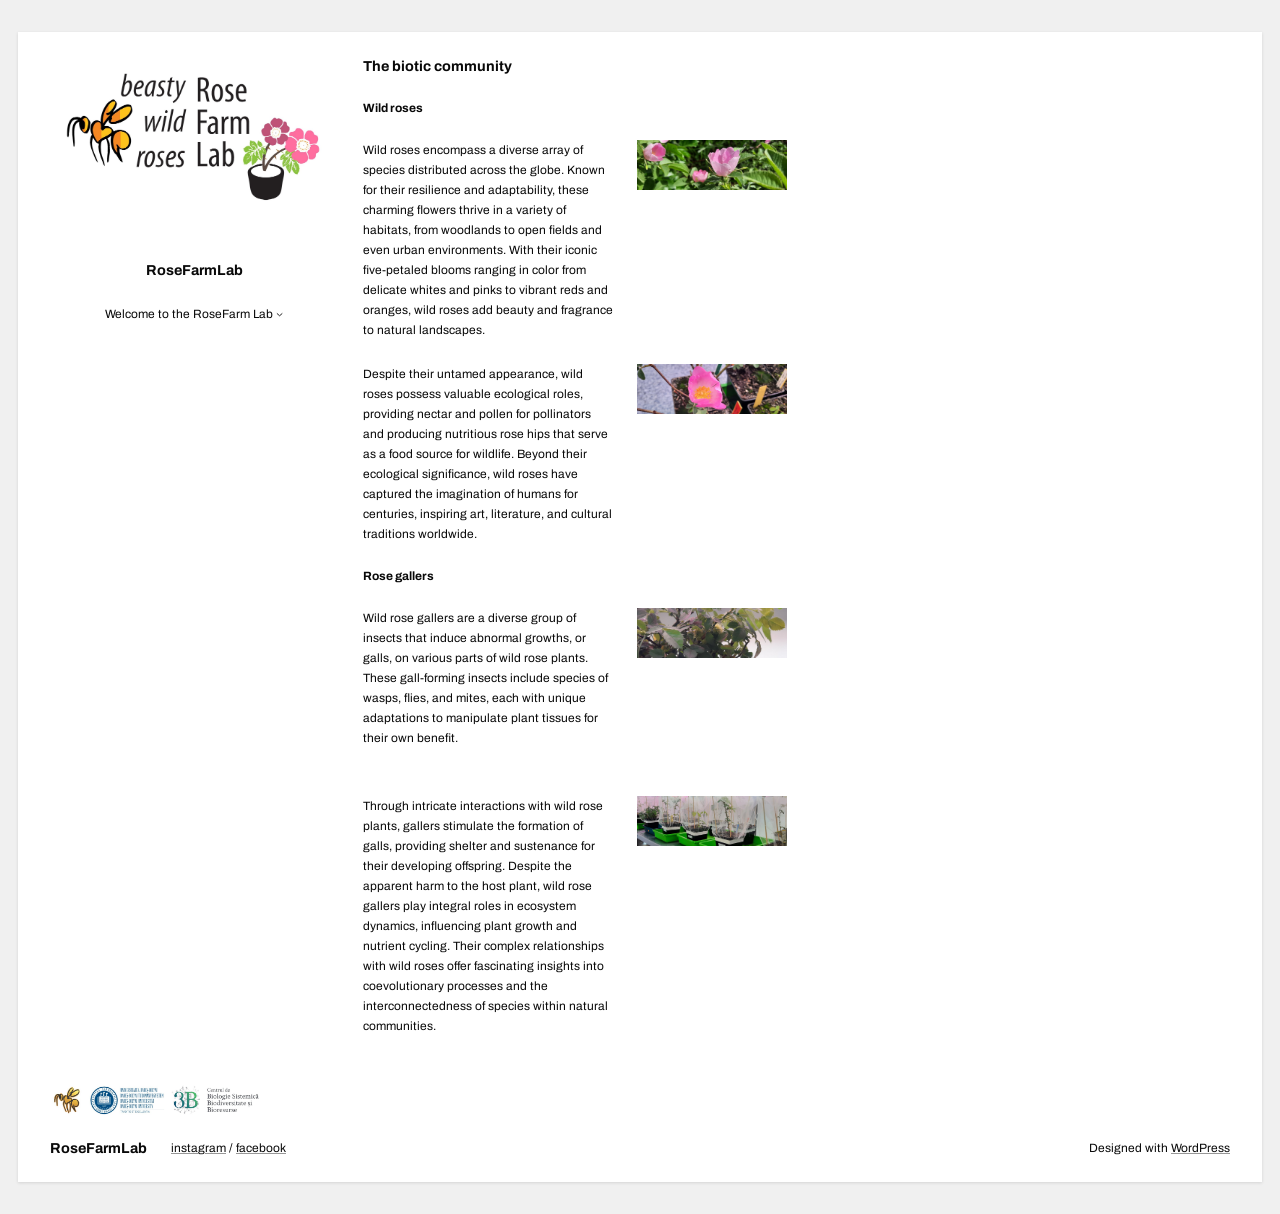
<file: nevjegy/the-community-of-roses-and-plant-gallers/index.html>
<!doctype html>
<html lang="en">
<head>
<meta charset="utf-8">
<meta name="viewport" content="width=device-width, initial-scale=1">
<title>The biotic community – RoseFarmLab</title>
<meta name="description" content="beasty wild roses">
<link rel="icon" href="../../wp-content/uploads/2024/01/cropped-gallwasp.jpg">
<link rel="stylesheet" href="../../assets/css/block-library.css">
<link rel="stylesheet" href="../../assets/css/mysa.css">
</head>
<body class="wp-site-body">
<div class="wp-site-blocks">
<div class="wp-block-group is-layout-constrained wp-block-group-is-layout-constrained">
<div class="wp-block-columns alignwide is-layout-flex wp-block-columns-is-layout-flex">
<div class="wp-block-column is-layout-flow wp-block-column-is-layout-flow" style="flex-basis:25%">
<div class="wp-block-group is-layout-flow wp-block-group-is-layout-flow is-position-sticky" style="padding-top:var(--wp--preset--spacing--50);padding-bottom:var(--wp--preset--spacing--50);position:sticky;top:0px"><figure class="wp-block-image size-large"><img src="../../wp-content/uploads/2024/01/proba2a.jpg" alt="" class="wp-image-58"></figure><header class="wp-block-template-part">
<div class="is-layout-flow wp-block-group-is-layout-flow wp-block-group"><p class="wp-block-site-title has-text-align-center"><a href="../../" rel="home">RoseFarmLab</a></p>


<div style="flex-direction:column;align-items:center;" class="is-layout-flex wp-block-group-is-layout-flex wp-block-group"><nav class="is-responsive items-justified-stretch is-vertical wp-block-navigation is-content-justification-stretch is-layout-flex wp-container-core-navigation-is-layout-1 wp-block-navigation-is-layout-flex" aria-label="Navigation" style="gap:0">
<button aria-haspopup="true" aria-label="Open menu" class="wp-block-navigation__responsive-container-open" data-nav-open><svg width="24" height="24" xmlns="http://www.w3.org/2000/svg" viewBox="0 0 24 24" aria-hidden="true" focusable="false"><rect x="4" y="7.5" width="16" height="1.5"></rect><rect x="4" y="15" width="16" height="1.5"></rect></svg></button>
<div class="wp-block-navigation__responsive-container has-text-color has-foreground-color has-background has-background-background-color" id="modal-1">
<div class="wp-block-navigation__responsive-close" tabindex="-1"><div class="wp-block-navigation__responsive-dialog" aria-label="Menu">
<button aria-label="Close menu" class="wp-block-navigation__responsive-container-close" data-nav-close><svg xmlns="http://www.w3.org/2000/svg" viewBox="0 0 24 24" width="24" height="24" aria-hidden="true" focusable="false"><path d="M13 11.8l6.1-6.3-1-1-6.1 6.2-6.1-6.2-1 1 6.1 6.3-6.5 6.7 1 1 6.5-6.6 6.5 6.6 1-1z"></path></svg></button>
<div class="wp-block-navigation__responsive-container-content" id="modal-1-content">
<ul class="wp-block-navigation__container is-responsive items-justified-stretch is-vertical wp-block-navigation wp-block-page-list" style="gap:0"><li class="wp-block-pages-list__item has-child wp-block-navigation-item open-on-hover-click wp-block-navigation-submenu"><a class="wp-block-pages-list__item__link wp-block-navigation-item__content" href="../../nevjegy/">Welcome to the RoseFarm Lab</a><button aria-label="Welcome to the RoseFarm Lab submenu" class="wp-block-navigation__submenu-icon wp-block-navigation-submenu__toggle" aria-expanded="false"><svg xmlns="http://www.w3.org/2000/svg" width="12" height="12" viewBox="0 0 12 12" fill="none" aria-hidden="true" focusable="false"><path d="M1.50002 4L6.00002 8L10.5 4" stroke-width="1.5"></path></svg></button><ul class="wp-block-navigation__submenu-container"><li class="wp-block-pages-list__item wp-block-navigation-item open-on-hover-click"><a class="wp-block-pages-list__item__link wp-block-navigation-item__content" href="../../nevjegy/who-we-are-2/">Who we are</a></li><li class="wp-block-pages-list__item has-child wp-block-navigation-item open-on-hover-click wp-block-navigation-submenu current-menu-item"><a class="wp-block-pages-list__item__link wp-block-navigation-item__content" href="../../nevjegy/the-community-of-roses-and-plant-gallers/" aria-current="page">The biotic community</a><button aria-label="The biotic community submenu" class="wp-block-navigation__submenu-icon wp-block-navigation-submenu__toggle" aria-expanded="false"><svg xmlns="http://www.w3.org/2000/svg" width="12" height="12" viewBox="0 0 12 12" fill="none" aria-hidden="true" focusable="false"><path d="M1.50002 4L6.00002 8L10.5 4" stroke-width="1.5"></path></svg></button><ul class="wp-block-navigation__submenu-container"><li class="wp-block-pages-list__item wp-block-navigation-item open-on-hover-click"><a class="wp-block-pages-list__item__link wp-block-navigation-item__content" href="../../nevjegy/the-community-of-roses-and-plant-gallers/wild-roses/">Wild roses</a></li><li class="wp-block-pages-list__item wp-block-navigation-item open-on-hover-click"><a class="wp-block-pages-list__item__link wp-block-navigation-item__content" href="../../nevjegy/the-community-of-roses-and-plant-gallers/rose-gallers/">Rose gallers</a></li><li class="wp-block-pages-list__item wp-block-navigation-item open-on-hover-click"><a class="wp-block-pages-list__item__link wp-block-navigation-item__content" href="../../nevjegy/the-community-of-roses-and-plant-gallers/lab-rose-galls/">Lab rose galls</a></li></ul></li><li class="wp-block-pages-list__item wp-block-navigation-item open-on-hover-click"><a class="wp-block-pages-list__item__link wp-block-navigation-item__content" href="../../nevjegy/wild-rose-metabolites-and-extracts/">Metabolites and extracts</a></li><li class="wp-block-pages-list__item wp-block-navigation-item open-on-hover-click"><a class="wp-block-pages-list__item__link wp-block-navigation-item__content" href="../../nevjegy/necc/">Partners</a></li><li class="wp-block-pages-list__item wp-block-navigation-item open-on-hover-click"><a class="wp-block-pages-list__item__link wp-block-navigation-item__content" href="../../nevjegy/dissemination-and-outreach/">Dissemination and outreach</a></li></ul></li></ul>
</div></div></div></div></nav></div>
</div>
</header></div>
</div>
<div class="wp-block-column is-layout-flow wp-block-column-is-layout-flow" style="flex-basis:75%">
<main class="wp-block-group is-layout-flow wp-block-group-is-layout-flow" style="padding-top:var(--wp--preset--spacing--50);padding-bottom:var(--wp--preset--spacing--50)">
<div class="wp-block-columns is-layout-flex wp-block-columns-is-layout-flex">
<div class="wp-block-column is-layout-flow wp-block-column-is-layout-flow" style="flex-basis:100%">
<h1 class="wp-block-post-title">The biotic community</h1>
<div class="entry-content wp-block-post-content is-layout-flow wp-block-post-content-is-layout-flow">
<h1 class="wp-block-heading has-small-font-size">Wild roses</h1>



<div class="is-layout-flex wp-block-columns-is-layout-flex wp-block-columns">
<div class="is-layout-flow wp-block-column-is-layout-flow wp-block-column" style="flex-basis:250px">
<p class="has-small-font-size">Wild roses encompass a diverse array of species distributed across the globe. Known for their resilience and adaptability, these charming flowers thrive in a variety of habitats, from woodlands to open fields and even urban environments. With their iconic five-petaled blooms ranging in color from delicate whites and pinks to vibrant reds and oranges, wild roses add beauty and fragrance to natural landscapes.</p>
</div>



<div class="is-layout-flow wp-block-column-is-layout-flow wp-block-column">
<figure class="wp-block-image size-large is-resized"><img src="../../wp-content/uploads/2024/01/community1.jpg" alt="" class="wp-image-192" style="width:150px" /></figure>
</div>
</div>



<p class="has-small-font-size"></p>



<div class="is-layout-flex wp-block-columns-is-layout-flex wp-block-columns">
<div class="is-layout-flow wp-block-column-is-layout-flow wp-block-column" style="flex-basis:250px">
<p class="has-small-font-size">Despite their untamed appearance, wild roses possess valuable ecological roles, providing nectar and pollen for pollinators and producing nutritious rose hips that serve as a food source for wildlife. Beyond their ecological significance, wild roses have captured the imagination of humans for centuries, inspiring art, literature, and cultural traditions worldwide.</p>
</div>



<div class="is-layout-flow wp-block-column-is-layout-flow wp-block-column">
<figure class="wp-block-image size-large is-resized"><img src="../../wp-content/uploads/2024/01/community2.jpg" alt="" class="wp-image-193" style="width:150px" /></figure>
</div>
</div>



<h1 class="wp-block-heading has-small-font-size">Rose gallers</h1>



<div class="is-layout-flex wp-block-columns-is-layout-flex wp-block-columns">
<div class="is-layout-flow wp-block-column-is-layout-flow wp-block-column" style="flex-basis:250px">
<p class="has-small-font-size">Wild rose gallers are a diverse group of insects that induce abnormal growths, or galls, on various parts of wild rose plants. These gall-forming insects include species of wasps, flies, and mites, each with unique adaptations to manipulate plant tissues for their own benefit.</p>



<p class="has-small-font-size"></p>
</div>



<div class="is-layout-flow wp-block-column-is-layout-flow wp-block-column">
<figure class="wp-block-image size-large is-resized"><img src="../../wp-content/uploads/2024/01/community3-1.jpg" alt="" class="wp-image-207" style="width:150px" /></figure>
</div>
</div>



<div class="is-layout-flex wp-block-columns-is-layout-flex wp-block-columns">
<div class="is-layout-flow wp-block-column-is-layout-flow wp-block-column" style="flex-basis:250px">
<p class="has-small-font-size">Through intricate interactions with wild rose plants, gallers stimulate the formation of galls, providing shelter and sustenance for their developing offspring. Despite the apparent harm to the host plant, wild rose gallers play integral roles in ecosystem dynamics, influencing plant growth and nutrient cycling. Their complex relationships with wild roses offer fascinating insights into coevolutionary processes and the interconnectedness of species within natural communities.</p>
</div>



<div class="is-layout-flow wp-block-column-is-layout-flow wp-block-column">
<figure class="wp-block-image size-large is-resized"><img src="../../wp-content/uploads/2024/01/community4.jpg" alt="" class="wp-image-209" style="width:150px" /></figure>
</div>
</div>
</div>
</div></div>
</main>
</div>
</div>
<footer class="wp-block-template-part alignwide">
<div class="is-layout-flex wp-block-columns-is-layout-flex wp-block-columns">
<div class="is-layout-flow wp-block-column-is-layout-flow wp-block-column">
<figure class="wp-block-image size-large is-resized"><img src="../../wp-content/uploads/2024/02/footer_fig.jpg" alt="" class="wp-image-280" style="width:216px;height:auto" /></figure>
</div>
</div>



<div class="is-layout-flex wp-block-group-is-layout-flex wp-block-group" style="flex-wrap:nowrap;justify-content:space-between;align-items:flex-start;padding-top:0;padding-bottom:var(--wp--preset--spacing--50)">
<div style="flex-wrap:nowrap;align-items:flex-start;" class="is-layout-flex wp-block-group-is-layout-flex wp-block-group"><p class="wp-block-site-title" style="line-height:1.388888889"><a href="../../" rel="home">RoseFarmLab</a></p>


<p><a href="https://www.instagram.com/rosefarm_lab/" target="_blank" rel="noreferrer noopener">instagram</a> / <a href="https://www.facebook.com/profile.php?id=61555940413858" target="_blank" rel="noreferrer noopener nofollow">facebook</a></p>
</div>



<p>Designed with <a href="https://wordpress.org" rel="nofollow">WordPress</a></p>
</div>
</footer>
</div>
</div>
<script src="../../assets/js/navigation.js"></script>
</body>
</html>
</file>
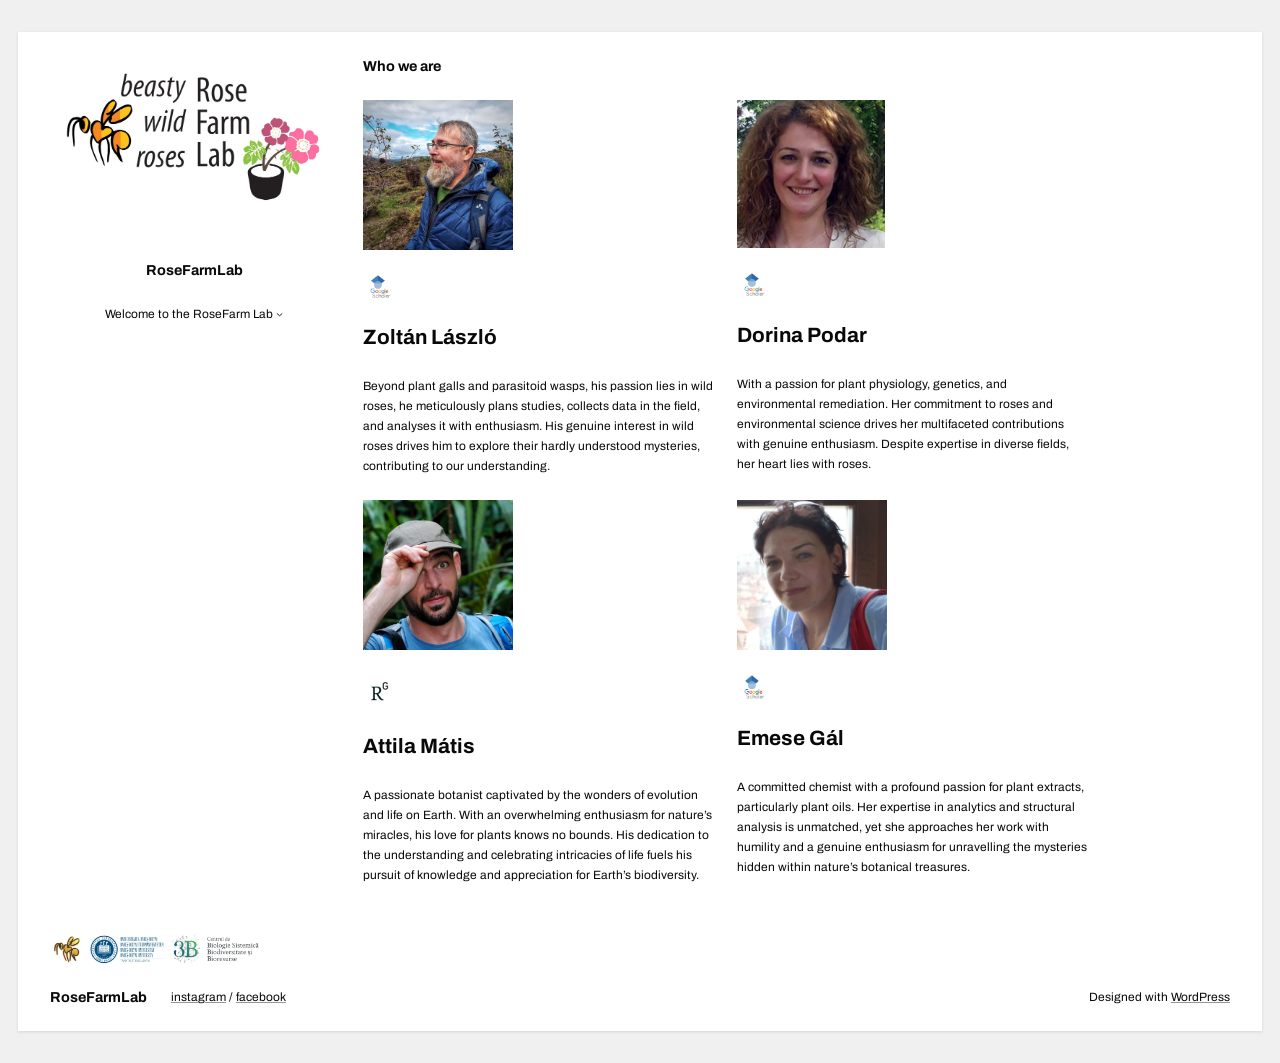
<file: nevjegy/who-we-are-2/index.html>
<!doctype html>
<html lang="en">
<head>
<meta charset="utf-8">
<meta name="viewport" content="width=device-width, initial-scale=1">
<title>Who we are – RoseFarmLab</title>
<meta name="description" content="beasty wild roses">
<link rel="icon" href="../../wp-content/uploads/2024/01/cropped-gallwasp.jpg">
<link rel="stylesheet" href="../../assets/css/block-library.css">
<link rel="stylesheet" href="../../assets/css/mysa.css">
</head>
<body class="wp-site-body">
<div class="wp-site-blocks">
<div class="wp-block-group is-layout-constrained wp-block-group-is-layout-constrained">
<div class="wp-block-columns alignwide is-layout-flex wp-block-columns-is-layout-flex">
<div class="wp-block-column is-layout-flow wp-block-column-is-layout-flow" style="flex-basis:25%">
<div class="wp-block-group is-layout-flow wp-block-group-is-layout-flow is-position-sticky" style="padding-top:var(--wp--preset--spacing--50);padding-bottom:var(--wp--preset--spacing--50);position:sticky;top:0px"><figure class="wp-block-image size-large"><img src="../../wp-content/uploads/2024/01/proba2a.jpg" alt="" class="wp-image-58"></figure><header class="wp-block-template-part">
<div class="is-layout-flow wp-block-group-is-layout-flow wp-block-group"><p class="wp-block-site-title has-text-align-center"><a href="../../" rel="home">RoseFarmLab</a></p>


<div style="flex-direction:column;align-items:center;" class="is-layout-flex wp-block-group-is-layout-flex wp-block-group"><nav class="is-responsive items-justified-stretch is-vertical wp-block-navigation is-content-justification-stretch is-layout-flex wp-container-core-navigation-is-layout-1 wp-block-navigation-is-layout-flex" aria-label="Navigation" style="gap:0">
<button aria-haspopup="true" aria-label="Open menu" class="wp-block-navigation__responsive-container-open" data-nav-open><svg width="24" height="24" xmlns="http://www.w3.org/2000/svg" viewBox="0 0 24 24" aria-hidden="true" focusable="false"><rect x="4" y="7.5" width="16" height="1.5"></rect><rect x="4" y="15" width="16" height="1.5"></rect></svg></button>
<div class="wp-block-navigation__responsive-container has-text-color has-foreground-color has-background has-background-background-color" id="modal-1">
<div class="wp-block-navigation__responsive-close" tabindex="-1"><div class="wp-block-navigation__responsive-dialog" aria-label="Menu">
<button aria-label="Close menu" class="wp-block-navigation__responsive-container-close" data-nav-close><svg xmlns="http://www.w3.org/2000/svg" viewBox="0 0 24 24" width="24" height="24" aria-hidden="true" focusable="false"><path d="M13 11.8l6.1-6.3-1-1-6.1 6.2-6.1-6.2-1 1 6.1 6.3-6.5 6.7 1 1 6.5-6.6 6.5 6.6 1-1z"></path></svg></button>
<div class="wp-block-navigation__responsive-container-content" id="modal-1-content">
<ul class="wp-block-navigation__container is-responsive items-justified-stretch is-vertical wp-block-navigation wp-block-page-list" style="gap:0"><li class="wp-block-pages-list__item has-child wp-block-navigation-item open-on-hover-click wp-block-navigation-submenu"><a class="wp-block-pages-list__item__link wp-block-navigation-item__content" href="../../nevjegy/">Welcome to the RoseFarm Lab</a><button aria-label="Welcome to the RoseFarm Lab submenu" class="wp-block-navigation__submenu-icon wp-block-navigation-submenu__toggle" aria-expanded="false"><svg xmlns="http://www.w3.org/2000/svg" width="12" height="12" viewBox="0 0 12 12" fill="none" aria-hidden="true" focusable="false"><path d="M1.50002 4L6.00002 8L10.5 4" stroke-width="1.5"></path></svg></button><ul class="wp-block-navigation__submenu-container"><li class="wp-block-pages-list__item wp-block-navigation-item open-on-hover-click current-menu-item"><a class="wp-block-pages-list__item__link wp-block-navigation-item__content" href="../../nevjegy/who-we-are-2/" aria-current="page">Who we are</a></li><li class="wp-block-pages-list__item has-child wp-block-navigation-item open-on-hover-click wp-block-navigation-submenu"><a class="wp-block-pages-list__item__link wp-block-navigation-item__content" href="../../nevjegy/the-community-of-roses-and-plant-gallers/">The biotic community</a><button aria-label="The biotic community submenu" class="wp-block-navigation__submenu-icon wp-block-navigation-submenu__toggle" aria-expanded="false"><svg xmlns="http://www.w3.org/2000/svg" width="12" height="12" viewBox="0 0 12 12" fill="none" aria-hidden="true" focusable="false"><path d="M1.50002 4L6.00002 8L10.5 4" stroke-width="1.5"></path></svg></button><ul class="wp-block-navigation__submenu-container"><li class="wp-block-pages-list__item wp-block-navigation-item open-on-hover-click"><a class="wp-block-pages-list__item__link wp-block-navigation-item__content" href="../../nevjegy/the-community-of-roses-and-plant-gallers/wild-roses/">Wild roses</a></li><li class="wp-block-pages-list__item wp-block-navigation-item open-on-hover-click"><a class="wp-block-pages-list__item__link wp-block-navigation-item__content" href="../../nevjegy/the-community-of-roses-and-plant-gallers/rose-gallers/">Rose gallers</a></li><li class="wp-block-pages-list__item wp-block-navigation-item open-on-hover-click"><a class="wp-block-pages-list__item__link wp-block-navigation-item__content" href="../../nevjegy/the-community-of-roses-and-plant-gallers/lab-rose-galls/">Lab rose galls</a></li></ul></li><li class="wp-block-pages-list__item wp-block-navigation-item open-on-hover-click"><a class="wp-block-pages-list__item__link wp-block-navigation-item__content" href="../../nevjegy/wild-rose-metabolites-and-extracts/">Metabolites and extracts</a></li><li class="wp-block-pages-list__item wp-block-navigation-item open-on-hover-click"><a class="wp-block-pages-list__item__link wp-block-navigation-item__content" href="../../nevjegy/necc/">Partners</a></li><li class="wp-block-pages-list__item wp-block-navigation-item open-on-hover-click"><a class="wp-block-pages-list__item__link wp-block-navigation-item__content" href="../../nevjegy/dissemination-and-outreach/">Dissemination and outreach</a></li></ul></li></ul>
</div></div></div></div></nav></div>
</div>
</header></div>
</div>
<div class="wp-block-column is-layout-flow wp-block-column-is-layout-flow" style="flex-basis:75%">
<main class="wp-block-group is-layout-flow wp-block-group-is-layout-flow" style="padding-top:var(--wp--preset--spacing--50);padding-bottom:var(--wp--preset--spacing--50)">
<div class="wp-block-columns is-layout-flex wp-block-columns-is-layout-flex">
<div class="wp-block-column is-layout-flow wp-block-column-is-layout-flow" style="flex-basis:100%">
<h1 class="wp-block-post-title">Who we are</h1>
<div class="entry-content wp-block-post-content is-layout-flow wp-block-post-content-is-layout-flow">
<div class="is-layout-flex wp-block-columns-is-layout-flex wp-block-columns">
<div class="is-layout-flow wp-block-column-is-layout-flow wp-block-column" style="flex-basis:350px">
<figure class="wp-block-image size-large is-resized"><img src="../../wp-content/uploads/2024/01/dhofs9ju_400x400-1.jpg" alt="" class="wp-image-52" style="width:150px" /></figure>



<div class="is-layout-flex wp-block-columns-is-layout-flex wp-block-columns">
<div class="is-layout-flow wp-block-column-is-layout-flow wp-block-column">
<figure class="wp-block-image size-large is-resized"><a href="https://scholar.google.com/citations?hl=en&amp;user=1RYJF5UAAAAJ"><img src="../../wp-content/uploads/2024/01/google-scholarb.jpg" alt="" class="wp-image-139" style="width:35px" /></a></figure>
</div>
</div>



<h1 class="wp-block-heading">Zoltán László</h1>



<p class="has-text-align-left">Beyond plant galls and parasitoid wasps, his passion lies in wild roses, he meticulously plans studies, collects data in the field, and analyses it with enthusiasm. His genuine interest in wild roses drives him to explore their hardly understood mysteries, contributing to our understanding.</p>
</div>



<div class="is-layout-flow wp-block-column-is-layout-flow wp-block-column" style="flex-basis:350px">
<figure class="wp-block-image size-large is-resized"><img src="../../wp-content/uploads/2024/01/podard.jpg" alt="" class="wp-image-53" style="width:148px" /></figure>



<div class="is-layout-flex wp-block-columns-is-layout-flex wp-block-columns">
<div class="is-layout-flow wp-block-column-is-layout-flow wp-block-column">
<figure class="wp-block-image size-large is-resized"><a href="https://scholar.google.com/citations?hl=en&amp;user=F9CoNrkAAAAJ"><img src="../../wp-content/uploads/2024/01/google-scholarb.jpg" alt="" class="wp-image-139" style="width:35px" /></a></figure>
</div>
</div>



<h1 class="wp-block-heading has-text-align-left">Dorina Podar</h1>



<p class="has-text-align-left">With a passion for plant physiology, genetics, and environmental remediation. Her commitment to roses and environmental science drives her multifaceted contributions with genuine enthusiasm. Despite expertise in diverse fields, her heart lies with roses. </p>
</div>
</div>



<div class="is-layout-flex wp-block-columns-is-layout-flex wp-block-columns">
<div class="is-layout-flow wp-block-column-is-layout-flow wp-block-column" style="flex-basis:350px">
<figure class="wp-block-image size-large is-resized"><img src="../../wp-content/uploads/2024/01/attila-matis.jpg" alt="" class="wp-image-45" style="width:150px" /></figure>



<div class="is-layout-flex wp-block-columns-is-layout-flex wp-block-columns">
<div class="is-layout-flow wp-block-column-is-layout-flow wp-block-column">
<figure class="wp-block-image size-large is-resized"><a href="https://www.researchgate.net/profile/Attila-Matis"><img src="../../wp-content/uploads/2024/01/rg_logo.02_black.white_.png" alt="" class="wp-image-81" style="width:35px" /></a></figure>
</div>
</div>



<h1 class="wp-block-heading">Attila Mátis</h1>



<p class="has-text-align-left">A passionate botanist captivated by the wonders of evolution and life on Earth. With an overwhelming enthusiasm for nature’s miracles, his love for plants knows no bounds. His dedication to the understanding and celebrating intricacies of life fuels his pursuit of knowledge and appreciation for Earth’s biodiversity.</p>
</div>



<div class="is-layout-flow wp-block-column-is-layout-flow wp-block-column" style="flex-basis:350px">
<figure class="wp-block-image size-large is-resized"><img src="../../wp-content/uploads/2024/01/gale.jpg" alt="" class="wp-image-44" style="width:150px" /></figure>



<div class="is-layout-flex wp-block-columns-is-layout-flex wp-block-columns">
<div class="is-layout-flow wp-block-column-is-layout-flow wp-block-column">
<figure class="wp-block-image size-large is-resized"><a href="https://scholar.google.com/citations?hl=en&amp;user=ejbPgmkAAAAJ"><img src="../../wp-content/uploads/2024/01/google-scholarb.jpg" alt="" class="wp-image-139" style="width:35px" /></a></figure>
</div>
</div>



<h1 class="wp-block-heading has-text-align-left">Emese Gál</h1>



<p class="has-text-align-left">A committed chemist with a profound passion for plant extracts, particularly plant oils. Her expertise in analytics and structural analysis is unmatched, yet she approaches her work with humility and a genuine enthusiasm for unravelling the mysteries hidden within nature’s botanical treasures.</p>
</div>
</div>




</div>
</div></div>
</main>
</div>
</div>
<footer class="wp-block-template-part alignwide">
<div class="is-layout-flex wp-block-columns-is-layout-flex wp-block-columns">
<div class="is-layout-flow wp-block-column-is-layout-flow wp-block-column">
<figure class="wp-block-image size-large is-resized"><img src="../../wp-content/uploads/2024/02/footer_fig.jpg" alt="" class="wp-image-280" style="width:216px;height:auto" /></figure>
</div>
</div>



<div class="is-layout-flex wp-block-group-is-layout-flex wp-block-group" style="flex-wrap:nowrap;justify-content:space-between;align-items:flex-start;padding-top:0;padding-bottom:var(--wp--preset--spacing--50)">
<div style="flex-wrap:nowrap;align-items:flex-start;" class="is-layout-flex wp-block-group-is-layout-flex wp-block-group"><p class="wp-block-site-title" style="line-height:1.388888889"><a href="../../" rel="home">RoseFarmLab</a></p>


<p><a href="https://www.instagram.com/rosefarm_lab/" target="_blank" rel="noreferrer noopener">instagram</a> / <a href="https://www.facebook.com/profile.php?id=61555940413858" target="_blank" rel="noreferrer noopener nofollow">facebook</a></p>
</div>



<p>Designed with <a href="https://wordpress.org" rel="nofollow">WordPress</a></p>
</div>
</footer>
</div>
</div>
<script src="../../assets/js/navigation.js"></script>
</body>
</html>
</file>
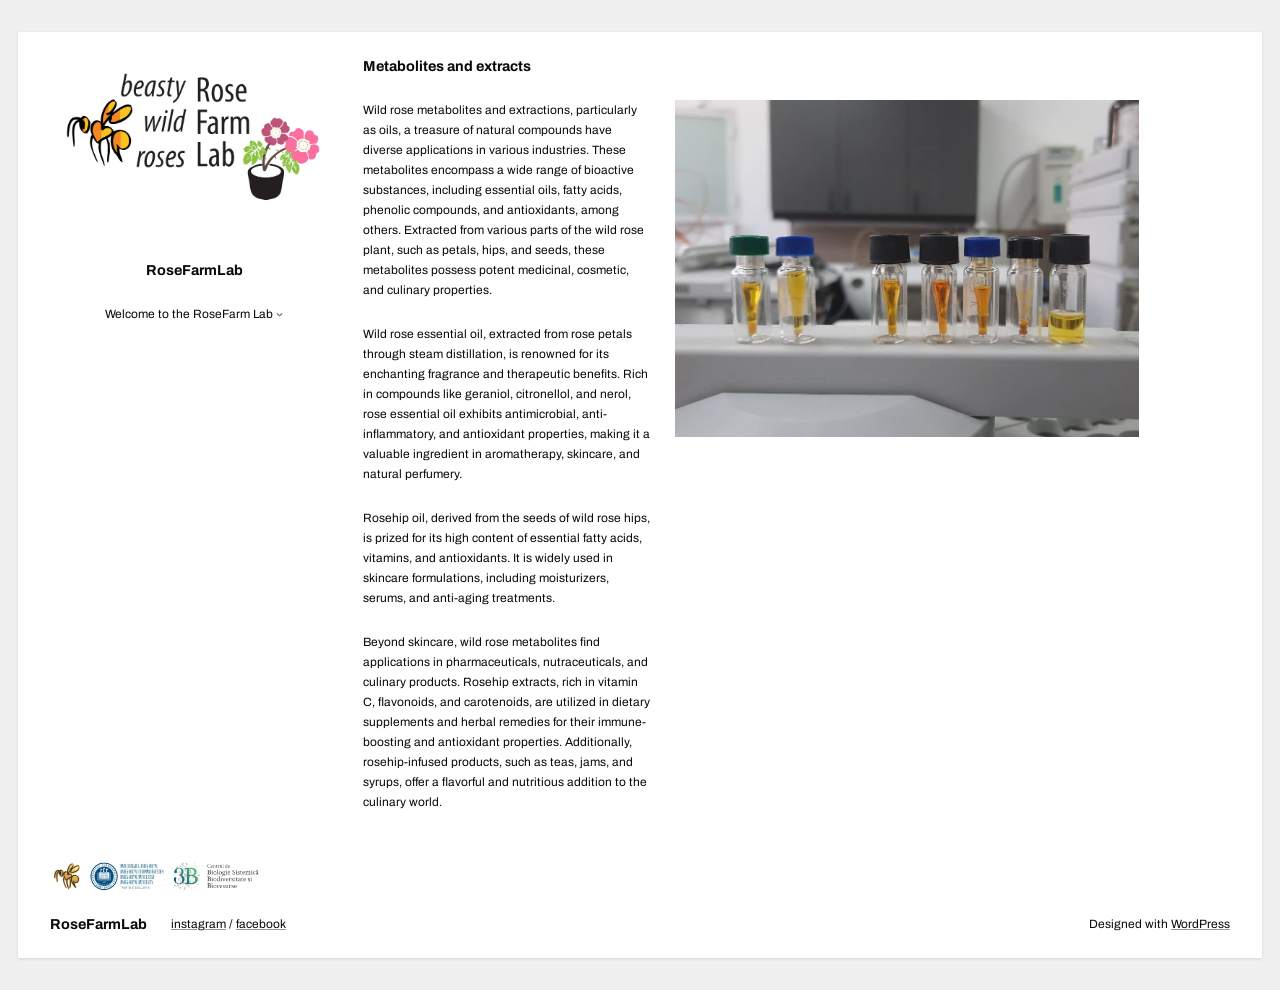
<file: nevjegy/wild-rose-metabolites-and-extracts/index.html>
<!doctype html>
<html lang="en">
<head>
<meta charset="utf-8">
<meta name="viewport" content="width=device-width, initial-scale=1">
<title>Metabolites and extracts – RoseFarmLab</title>
<meta name="description" content="beasty wild roses">
<link rel="icon" href="../../wp-content/uploads/2024/01/cropped-gallwasp.jpg">
<link rel="stylesheet" href="../../assets/css/block-library.css">
<link rel="stylesheet" href="../../assets/css/mysa.css">
</head>
<body class="wp-site-body">
<div class="wp-site-blocks">
<div class="wp-block-group is-layout-constrained wp-block-group-is-layout-constrained">
<div class="wp-block-columns alignwide is-layout-flex wp-block-columns-is-layout-flex">
<div class="wp-block-column is-layout-flow wp-block-column-is-layout-flow" style="flex-basis:25%">
<div class="wp-block-group is-layout-flow wp-block-group-is-layout-flow is-position-sticky" style="padding-top:var(--wp--preset--spacing--50);padding-bottom:var(--wp--preset--spacing--50);position:sticky;top:0px"><figure class="wp-block-image size-large"><img src="../../wp-content/uploads/2024/01/proba2a.jpg" alt="" class="wp-image-58"></figure><header class="wp-block-template-part">
<div class="is-layout-flow wp-block-group-is-layout-flow wp-block-group"><p class="wp-block-site-title has-text-align-center"><a href="../../" rel="home">RoseFarmLab</a></p>


<div style="flex-direction:column;align-items:center;" class="is-layout-flex wp-block-group-is-layout-flex wp-block-group"><nav class="is-responsive items-justified-stretch is-vertical wp-block-navigation is-content-justification-stretch is-layout-flex wp-container-core-navigation-is-layout-1 wp-block-navigation-is-layout-flex" aria-label="Navigation" style="gap:0">
<button aria-haspopup="true" aria-label="Open menu" class="wp-block-navigation__responsive-container-open" data-nav-open><svg width="24" height="24" xmlns="http://www.w3.org/2000/svg" viewBox="0 0 24 24" aria-hidden="true" focusable="false"><rect x="4" y="7.5" width="16" height="1.5"></rect><rect x="4" y="15" width="16" height="1.5"></rect></svg></button>
<div class="wp-block-navigation__responsive-container has-text-color has-foreground-color has-background has-background-background-color" id="modal-1">
<div class="wp-block-navigation__responsive-close" tabindex="-1"><div class="wp-block-navigation__responsive-dialog" aria-label="Menu">
<button aria-label="Close menu" class="wp-block-navigation__responsive-container-close" data-nav-close><svg xmlns="http://www.w3.org/2000/svg" viewBox="0 0 24 24" width="24" height="24" aria-hidden="true" focusable="false"><path d="M13 11.8l6.1-6.3-1-1-6.1 6.2-6.1-6.2-1 1 6.1 6.3-6.5 6.7 1 1 6.5-6.6 6.5 6.6 1-1z"></path></svg></button>
<div class="wp-block-navigation__responsive-container-content" id="modal-1-content">
<ul class="wp-block-navigation__container is-responsive items-justified-stretch is-vertical wp-block-navigation wp-block-page-list" style="gap:0"><li class="wp-block-pages-list__item has-child wp-block-navigation-item open-on-hover-click wp-block-navigation-submenu"><a class="wp-block-pages-list__item__link wp-block-navigation-item__content" href="../../nevjegy/">Welcome to the RoseFarm Lab</a><button aria-label="Welcome to the RoseFarm Lab submenu" class="wp-block-navigation__submenu-icon wp-block-navigation-submenu__toggle" aria-expanded="false"><svg xmlns="http://www.w3.org/2000/svg" width="12" height="12" viewBox="0 0 12 12" fill="none" aria-hidden="true" focusable="false"><path d="M1.50002 4L6.00002 8L10.5 4" stroke-width="1.5"></path></svg></button><ul class="wp-block-navigation__submenu-container"><li class="wp-block-pages-list__item wp-block-navigation-item open-on-hover-click"><a class="wp-block-pages-list__item__link wp-block-navigation-item__content" href="../../nevjegy/who-we-are-2/">Who we are</a></li><li class="wp-block-pages-list__item has-child wp-block-navigation-item open-on-hover-click wp-block-navigation-submenu"><a class="wp-block-pages-list__item__link wp-block-navigation-item__content" href="../../nevjegy/the-community-of-roses-and-plant-gallers/">The biotic community</a><button aria-label="The biotic community submenu" class="wp-block-navigation__submenu-icon wp-block-navigation-submenu__toggle" aria-expanded="false"><svg xmlns="http://www.w3.org/2000/svg" width="12" height="12" viewBox="0 0 12 12" fill="none" aria-hidden="true" focusable="false"><path d="M1.50002 4L6.00002 8L10.5 4" stroke-width="1.5"></path></svg></button><ul class="wp-block-navigation__submenu-container"><li class="wp-block-pages-list__item wp-block-navigation-item open-on-hover-click"><a class="wp-block-pages-list__item__link wp-block-navigation-item__content" href="../../nevjegy/the-community-of-roses-and-plant-gallers/wild-roses/">Wild roses</a></li><li class="wp-block-pages-list__item wp-block-navigation-item open-on-hover-click"><a class="wp-block-pages-list__item__link wp-block-navigation-item__content" href="../../nevjegy/the-community-of-roses-and-plant-gallers/rose-gallers/">Rose gallers</a></li><li class="wp-block-pages-list__item wp-block-navigation-item open-on-hover-click"><a class="wp-block-pages-list__item__link wp-block-navigation-item__content" href="../../nevjegy/the-community-of-roses-and-plant-gallers/lab-rose-galls/">Lab rose galls</a></li></ul></li><li class="wp-block-pages-list__item wp-block-navigation-item open-on-hover-click current-menu-item"><a class="wp-block-pages-list__item__link wp-block-navigation-item__content" href="../../nevjegy/wild-rose-metabolites-and-extracts/" aria-current="page">Metabolites and extracts</a></li><li class="wp-block-pages-list__item wp-block-navigation-item open-on-hover-click"><a class="wp-block-pages-list__item__link wp-block-navigation-item__content" href="../../nevjegy/necc/">Partners</a></li><li class="wp-block-pages-list__item wp-block-navigation-item open-on-hover-click"><a class="wp-block-pages-list__item__link wp-block-navigation-item__content" href="../../nevjegy/dissemination-and-outreach/">Dissemination and outreach</a></li></ul></li></ul>
</div></div></div></div></nav></div>
</div>
</header></div>
</div>
<div class="wp-block-column is-layout-flow wp-block-column-is-layout-flow" style="flex-basis:75%">
<main class="wp-block-group is-layout-flow wp-block-group-is-layout-flow" style="padding-top:var(--wp--preset--spacing--50);padding-bottom:var(--wp--preset--spacing--50)">
<div class="wp-block-columns is-layout-flex wp-block-columns-is-layout-flex">
<div class="wp-block-column is-layout-flow wp-block-column-is-layout-flow" style="flex-basis:100%">
<h1 class="wp-block-post-title">Metabolites and extracts</h1>
<div class="entry-content wp-block-post-content is-layout-flow wp-block-post-content-is-layout-flow">
<div class="is-layout-flex wp-block-columns-is-layout-flex wp-block-columns">
<div class="is-layout-flow wp-block-column-is-layout-flow wp-block-column" style="flex-basis:300px">
<p>Wild rose metabolites and extractions, particularly as oils, a treasure of natural compounds have diverse applications in various industries. These metabolites encompass a wide range of bioactive substances, including essential oils, fatty acids, phenolic compounds, and antioxidants, among others. Extracted from various parts of the wild rose plant, such as petals, hips, and seeds, these metabolites possess potent medicinal, cosmetic, and culinary properties.</p>



<p>Wild rose essential oil, extracted from rose petals through steam distillation, is renowned for its enchanting fragrance and therapeutic benefits. Rich in compounds like geraniol, citronellol, and nerol, rose essential oil exhibits antimicrobial, anti-inflammatory, and antioxidant properties, making it a valuable ingredient in aromatherapy, skincare, and natural perfumery.</p>



<p>Rosehip oil, derived from the seeds of wild rose hips, is prized for its high content of essential fatty acids, vitamins, and antioxidants. It is widely used in skincare formulations, including moisturizers, serums, and anti-aging treatments.</p>



<p>Beyond skincare, wild rose metabolites find applications in pharmaceuticals, nutraceuticals, and culinary products. Rosehip extracts, rich in vitamin C, flavonoids, and carotenoids, are utilized in dietary supplements and herbal remedies for their immune-boosting and antioxidant properties. Additionally, rosehip-infused products, such as teas, jams, and syrups, offer a flavorful and nutritious addition to the culinary world.</p>




</div>



<div class="is-layout-flow wp-block-column-is-layout-flow wp-block-column" style="flex-basis:66.66%">
<figure class="wp-block-image size-large is-resized"><img src="../../wp-content/uploads/2024/01/roseoils2.jpg" alt="" class="wp-image-246" style="width:464px;height:auto" /></figure>
</div>
</div>
</div>
</div></div>
</main>
</div>
</div>
<footer class="wp-block-template-part alignwide">
<div class="is-layout-flex wp-block-columns-is-layout-flex wp-block-columns">
<div class="is-layout-flow wp-block-column-is-layout-flow wp-block-column">
<figure class="wp-block-image size-large is-resized"><img src="../../wp-content/uploads/2024/02/footer_fig.jpg" alt="" class="wp-image-280" style="width:216px;height:auto" /></figure>
</div>
</div>



<div class="is-layout-flex wp-block-group-is-layout-flex wp-block-group" style="flex-wrap:nowrap;justify-content:space-between;align-items:flex-start;padding-top:0;padding-bottom:var(--wp--preset--spacing--50)">
<div style="flex-wrap:nowrap;align-items:flex-start;" class="is-layout-flex wp-block-group-is-layout-flex wp-block-group"><p class="wp-block-site-title" style="line-height:1.388888889"><a href="../../" rel="home">RoseFarmLab</a></p>


<p><a href="https://www.instagram.com/rosefarm_lab/" target="_blank" rel="noreferrer noopener">instagram</a> / <a href="https://www.facebook.com/profile.php?id=61555940413858" target="_blank" rel="noreferrer noopener nofollow">facebook</a></p>
</div>



<p>Designed with <a href="https://wordpress.org" rel="nofollow">WordPress</a></p>
</div>
</footer>
</div>
</div>
<script src="../../assets/js/navigation.js"></script>
</body>
</html>
</file>
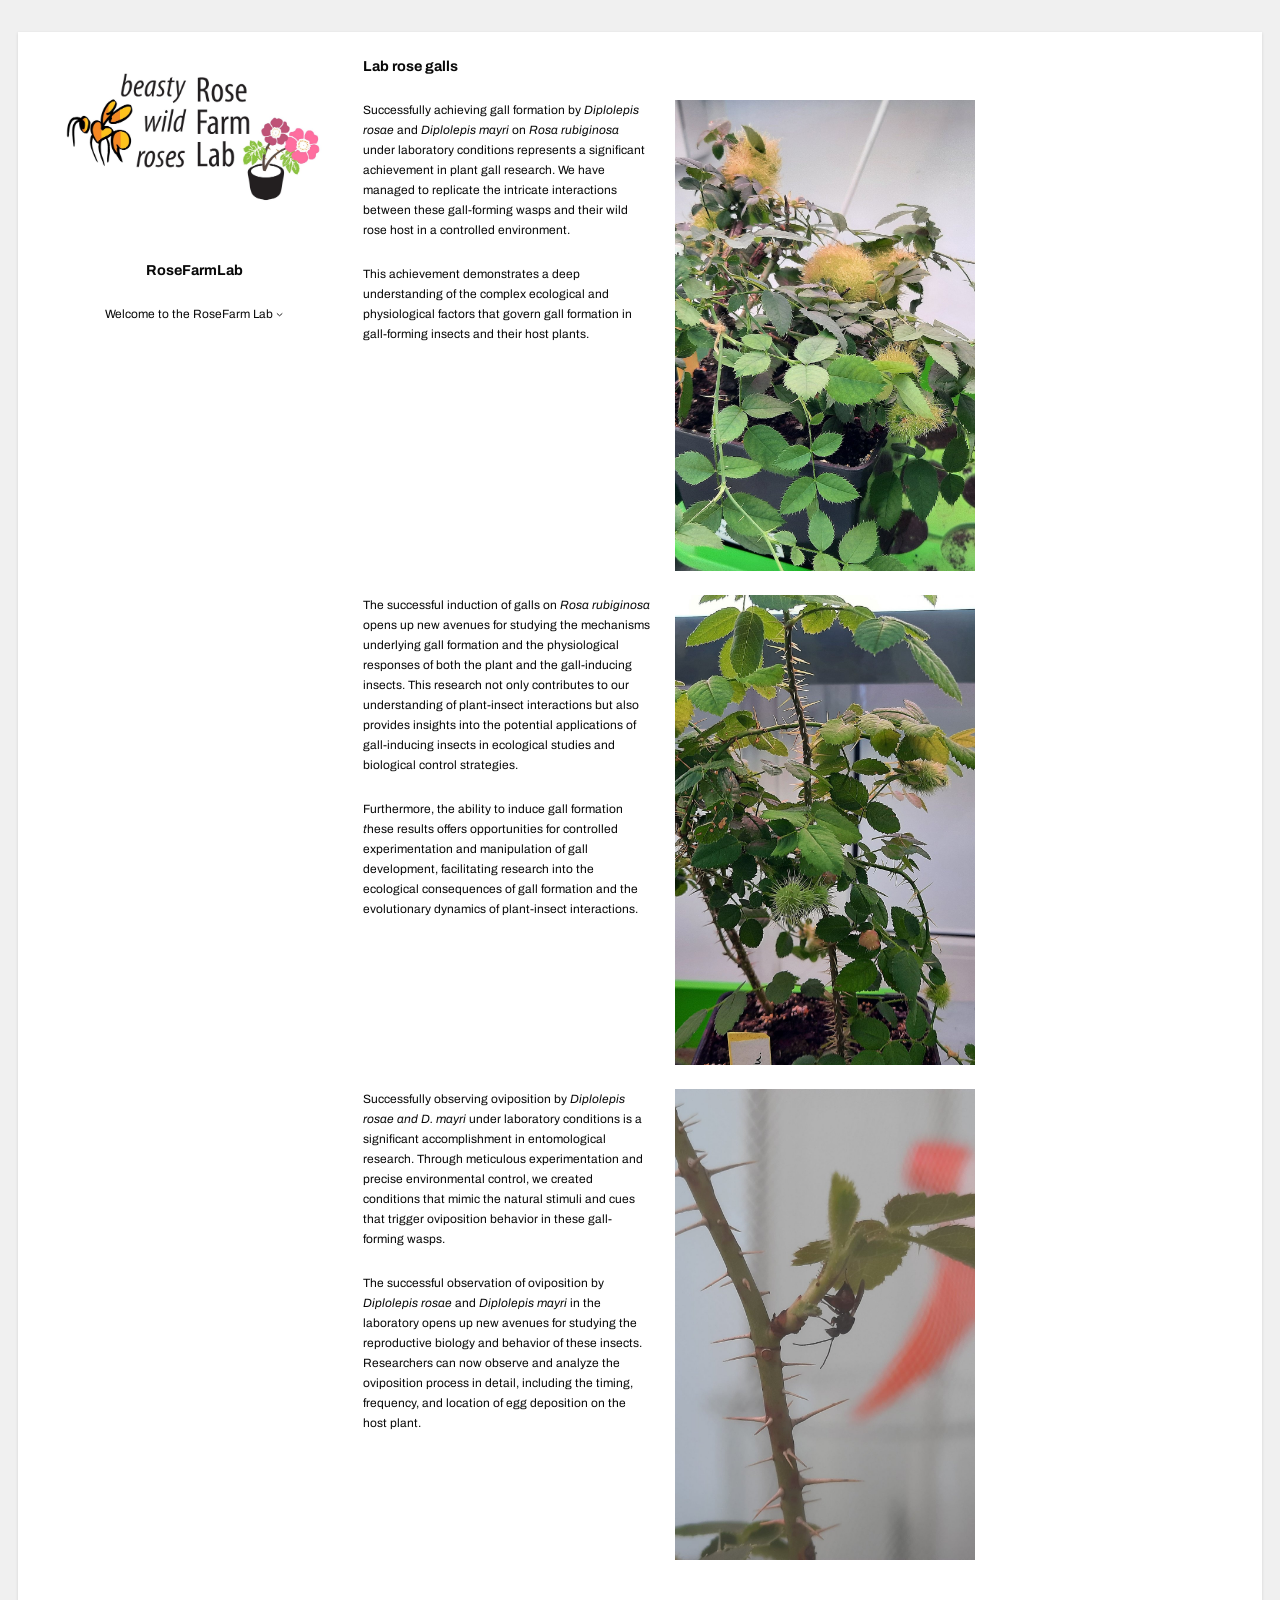
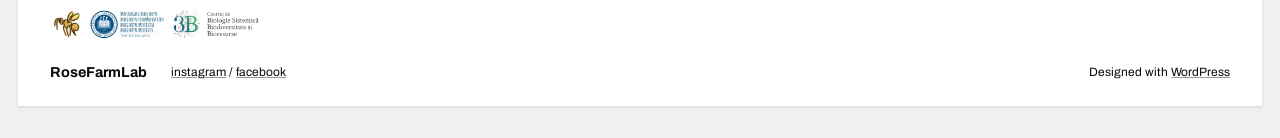
<file: nevjegy/the-community-of-roses-and-plant-gallers/lab-rose-galls/index.html>
<!doctype html>
<html lang="en">
<head>
<meta charset="utf-8">
<meta name="viewport" content="width=device-width, initial-scale=1">
<title>Lab rose galls – RoseFarmLab</title>
<meta name="description" content="beasty wild roses">
<link rel="icon" href="../../../wp-content/uploads/2024/01/cropped-gallwasp.jpg">
<link rel="stylesheet" href="../../../assets/css/block-library.css">
<link rel="stylesheet" href="../../../assets/css/mysa.css">
</head>
<body class="wp-site-body">
<div class="wp-site-blocks">
<div class="wp-block-group is-layout-constrained wp-block-group-is-layout-constrained">
<div class="wp-block-columns alignwide is-layout-flex wp-block-columns-is-layout-flex">
<div class="wp-block-column is-layout-flow wp-block-column-is-layout-flow" style="flex-basis:25%">
<div class="wp-block-group is-layout-flow wp-block-group-is-layout-flow is-position-sticky" style="padding-top:var(--wp--preset--spacing--50);padding-bottom:var(--wp--preset--spacing--50);position:sticky;top:0px"><figure class="wp-block-image size-large"><img src="../../../wp-content/uploads/2024/01/proba2a.jpg" alt="" class="wp-image-58"></figure><header class="wp-block-template-part">
<div class="is-layout-flow wp-block-group-is-layout-flow wp-block-group"><p class="wp-block-site-title has-text-align-center"><a href="../../../" rel="home">RoseFarmLab</a></p>


<div style="flex-direction:column;align-items:center;" class="is-layout-flex wp-block-group-is-layout-flex wp-block-group"><nav class="is-responsive items-justified-stretch is-vertical wp-block-navigation is-content-justification-stretch is-layout-flex wp-container-core-navigation-is-layout-1 wp-block-navigation-is-layout-flex" aria-label="Navigation" style="gap:0">
<button aria-haspopup="true" aria-label="Open menu" class="wp-block-navigation__responsive-container-open" data-nav-open><svg width="24" height="24" xmlns="http://www.w3.org/2000/svg" viewBox="0 0 24 24" aria-hidden="true" focusable="false"><rect x="4" y="7.5" width="16" height="1.5"></rect><rect x="4" y="15" width="16" height="1.5"></rect></svg></button>
<div class="wp-block-navigation__responsive-container has-text-color has-foreground-color has-background has-background-background-color" id="modal-1">
<div class="wp-block-navigation__responsive-close" tabindex="-1"><div class="wp-block-navigation__responsive-dialog" aria-label="Menu">
<button aria-label="Close menu" class="wp-block-navigation__responsive-container-close" data-nav-close><svg xmlns="http://www.w3.org/2000/svg" viewBox="0 0 24 24" width="24" height="24" aria-hidden="true" focusable="false"><path d="M13 11.8l6.1-6.3-1-1-6.1 6.2-6.1-6.2-1 1 6.1 6.3-6.5 6.7 1 1 6.5-6.6 6.5 6.6 1-1z"></path></svg></button>
<div class="wp-block-navigation__responsive-container-content" id="modal-1-content">
<ul class="wp-block-navigation__container is-responsive items-justified-stretch is-vertical wp-block-navigation wp-block-page-list" style="gap:0"><li class="wp-block-pages-list__item has-child wp-block-navigation-item open-on-hover-click wp-block-navigation-submenu"><a class="wp-block-pages-list__item__link wp-block-navigation-item__content" href="../../../nevjegy/">Welcome to the RoseFarm Lab</a><button aria-label="Welcome to the RoseFarm Lab submenu" class="wp-block-navigation__submenu-icon wp-block-navigation-submenu__toggle" aria-expanded="false"><svg xmlns="http://www.w3.org/2000/svg" width="12" height="12" viewBox="0 0 12 12" fill="none" aria-hidden="true" focusable="false"><path d="M1.50002 4L6.00002 8L10.5 4" stroke-width="1.5"></path></svg></button><ul class="wp-block-navigation__submenu-container"><li class="wp-block-pages-list__item wp-block-navigation-item open-on-hover-click"><a class="wp-block-pages-list__item__link wp-block-navigation-item__content" href="../../../nevjegy/who-we-are-2/">Who we are</a></li><li class="wp-block-pages-list__item has-child wp-block-navigation-item open-on-hover-click wp-block-navigation-submenu"><a class="wp-block-pages-list__item__link wp-block-navigation-item__content" href="../../../nevjegy/the-community-of-roses-and-plant-gallers/">The biotic community</a><button aria-label="The biotic community submenu" class="wp-block-navigation__submenu-icon wp-block-navigation-submenu__toggle" aria-expanded="false"><svg xmlns="http://www.w3.org/2000/svg" width="12" height="12" viewBox="0 0 12 12" fill="none" aria-hidden="true" focusable="false"><path d="M1.50002 4L6.00002 8L10.5 4" stroke-width="1.5"></path></svg></button><ul class="wp-block-navigation__submenu-container"><li class="wp-block-pages-list__item wp-block-navigation-item open-on-hover-click"><a class="wp-block-pages-list__item__link wp-block-navigation-item__content" href="../../../nevjegy/the-community-of-roses-and-plant-gallers/wild-roses/">Wild roses</a></li><li class="wp-block-pages-list__item wp-block-navigation-item open-on-hover-click"><a class="wp-block-pages-list__item__link wp-block-navigation-item__content" href="../../../nevjegy/the-community-of-roses-and-plant-gallers/rose-gallers/">Rose gallers</a></li><li class="wp-block-pages-list__item wp-block-navigation-item open-on-hover-click current-menu-item"><a class="wp-block-pages-list__item__link wp-block-navigation-item__content" href="../../../nevjegy/the-community-of-roses-and-plant-gallers/lab-rose-galls/" aria-current="page">Lab rose galls</a></li></ul></li><li class="wp-block-pages-list__item wp-block-navigation-item open-on-hover-click"><a class="wp-block-pages-list__item__link wp-block-navigation-item__content" href="../../../nevjegy/wild-rose-metabolites-and-extracts/">Metabolites and extracts</a></li><li class="wp-block-pages-list__item wp-block-navigation-item open-on-hover-click"><a class="wp-block-pages-list__item__link wp-block-navigation-item__content" href="../../../nevjegy/necc/">Partners</a></li><li class="wp-block-pages-list__item wp-block-navigation-item open-on-hover-click"><a class="wp-block-pages-list__item__link wp-block-navigation-item__content" href="../../../nevjegy/dissemination-and-outreach/">Dissemination and outreach</a></li></ul></li></ul>
</div></div></div></div></nav></div>
</div>
</header></div>
</div>
<div class="wp-block-column is-layout-flow wp-block-column-is-layout-flow" style="flex-basis:75%">
<main class="wp-block-group is-layout-flow wp-block-group-is-layout-flow" style="padding-top:var(--wp--preset--spacing--50);padding-bottom:var(--wp--preset--spacing--50)">
<div class="wp-block-columns is-layout-flex wp-block-columns-is-layout-flex">
<div class="wp-block-column is-layout-flow wp-block-column-is-layout-flow" style="flex-basis:100%">
<h1 class="wp-block-post-title">Lab rose galls</h1>
<div class="entry-content wp-block-post-content is-layout-flow wp-block-post-content-is-layout-flow">
<div class="is-layout-flex wp-block-columns-is-layout-flex wp-block-columns">
<div class="is-layout-flow wp-block-column-is-layout-flow wp-block-column" style="flex-basis:300px">
<p>Successfully achieving gall formation by <em>Diplolepis rosae</em> and <em>Diplolepis mayri</em> on <em>Rosa rubiginosa </em>under laboratory conditions represents a significant achievement in plant gall research. We have managed to replicate the intricate interactions between these gall-forming wasps and their wild rose host in a controlled environment.</p>



<p>This achievement demonstrates a deep understanding of the complex ecological and physiological factors that govern gall formation in gall-forming insects and their host plants.</p>




</div>



<div class="is-layout-flow wp-block-column-is-layout-flow wp-block-column" style="flex-basis:66.66%">
<figure class="wp-block-image size-large is-resized"><img src="../../../wp-content/uploads/2024/01/labdrosae1.jpg" alt="" class="wp-image-233" style="width:300px" /></figure>
</div>
</div>



<div class="is-layout-flex wp-block-columns-is-layout-flex wp-block-columns">
<div class="is-layout-flow wp-block-column-is-layout-flow wp-block-column" style="flex-basis:300px">
<p>The successful induction of galls on <em>Rosa rubiginosa </em>opens up new avenues for studying the mechanisms underlying gall formation and the physiological responses of both the plant and the gall-inducing insects. This research not only contributes to our understanding of plant-insect interactions but also provides insights into the potential applications of gall-inducing insects in ecological studies and biological control strategies.</p>



<p>Furthermore, the ability to induce gall formation<em> t</em>hese results offers opportunities for controlled experimentation and manipulation of gall development, facilitating research into the ecological consequences of gall formation and the evolutionary dynamics of plant-insect interactions.</p>




</div>



<div class="is-layout-flow wp-block-column-is-layout-flow wp-block-column" style="flex-basis:66.66%">
<figure class="wp-block-image size-large is-resized"><img src="../../../wp-content/uploads/2024/01/labdmayri1.jpg" alt="" class="wp-image-235" style="width:300px" /></figure>
</div>
</div>



<div class="is-layout-flex wp-block-columns-is-layout-flex wp-block-columns">
<div class="is-layout-flow wp-block-column-is-layout-flow wp-block-column" style="flex-basis:300px">
<p>Successfully observing oviposition by <em>Diplolepis rosae and D. mayri</em> under laboratory conditions is a significant accomplishment in entomological research. Through meticulous experimentation and precise environmental control, we created conditions that mimic the natural stimuli and cues that trigger oviposition behavior in these gall-forming wasps.</p>



<p>The successful observation of oviposition by <em>Diplolepis rosae</em> and <em>Diplolepis mayri</em> in the laboratory opens up new avenues for studying the reproductive biology and behavior of these insects. Researchers can now observe and analyze the oviposition process in detail, including the timing, frequency, and location of egg deposition on the host plant.</p>
</div>



<div class="is-layout-flow wp-block-column-is-layout-flow wp-block-column" style="flex-basis:66.66%">
<figure class="wp-block-image size-large is-resized"><img src="../../../wp-content/uploads/2024/01/labdrosae2.jpg" alt="" class="wp-image-238" style="width:300px" /></figure>
</div>
</div>
</div>
</div></div>
</main>
</div>
</div>
<footer class="wp-block-template-part alignwide">
<div class="is-layout-flex wp-block-columns-is-layout-flex wp-block-columns">
<div class="is-layout-flow wp-block-column-is-layout-flow wp-block-column">
<figure class="wp-block-image size-large is-resized"><img src="../../../wp-content/uploads/2024/02/footer_fig.jpg" alt="" class="wp-image-280" style="width:216px;height:auto" /></figure>
</div>
</div>



<div class="is-layout-flex wp-block-group-is-layout-flex wp-block-group" style="flex-wrap:nowrap;justify-content:space-between;align-items:flex-start;padding-top:0;padding-bottom:var(--wp--preset--spacing--50)">
<div style="flex-wrap:nowrap;align-items:flex-start;" class="is-layout-flex wp-block-group-is-layout-flex wp-block-group"><p class="wp-block-site-title" style="line-height:1.388888889"><a href="../../../" rel="home">RoseFarmLab</a></p>


<p><a href="https://www.instagram.com/rosefarm_lab/" target="_blank" rel="noreferrer noopener">instagram</a> / <a href="https://www.facebook.com/profile.php?id=61555940413858" target="_blank" rel="noreferrer noopener nofollow">facebook</a></p>
</div>



<p>Designed with <a href="https://wordpress.org" rel="nofollow">WordPress</a></p>
</div>
</footer>
</div>
</div>
<script src="../../../assets/js/navigation.js"></script>
</body>
</html>
</file>
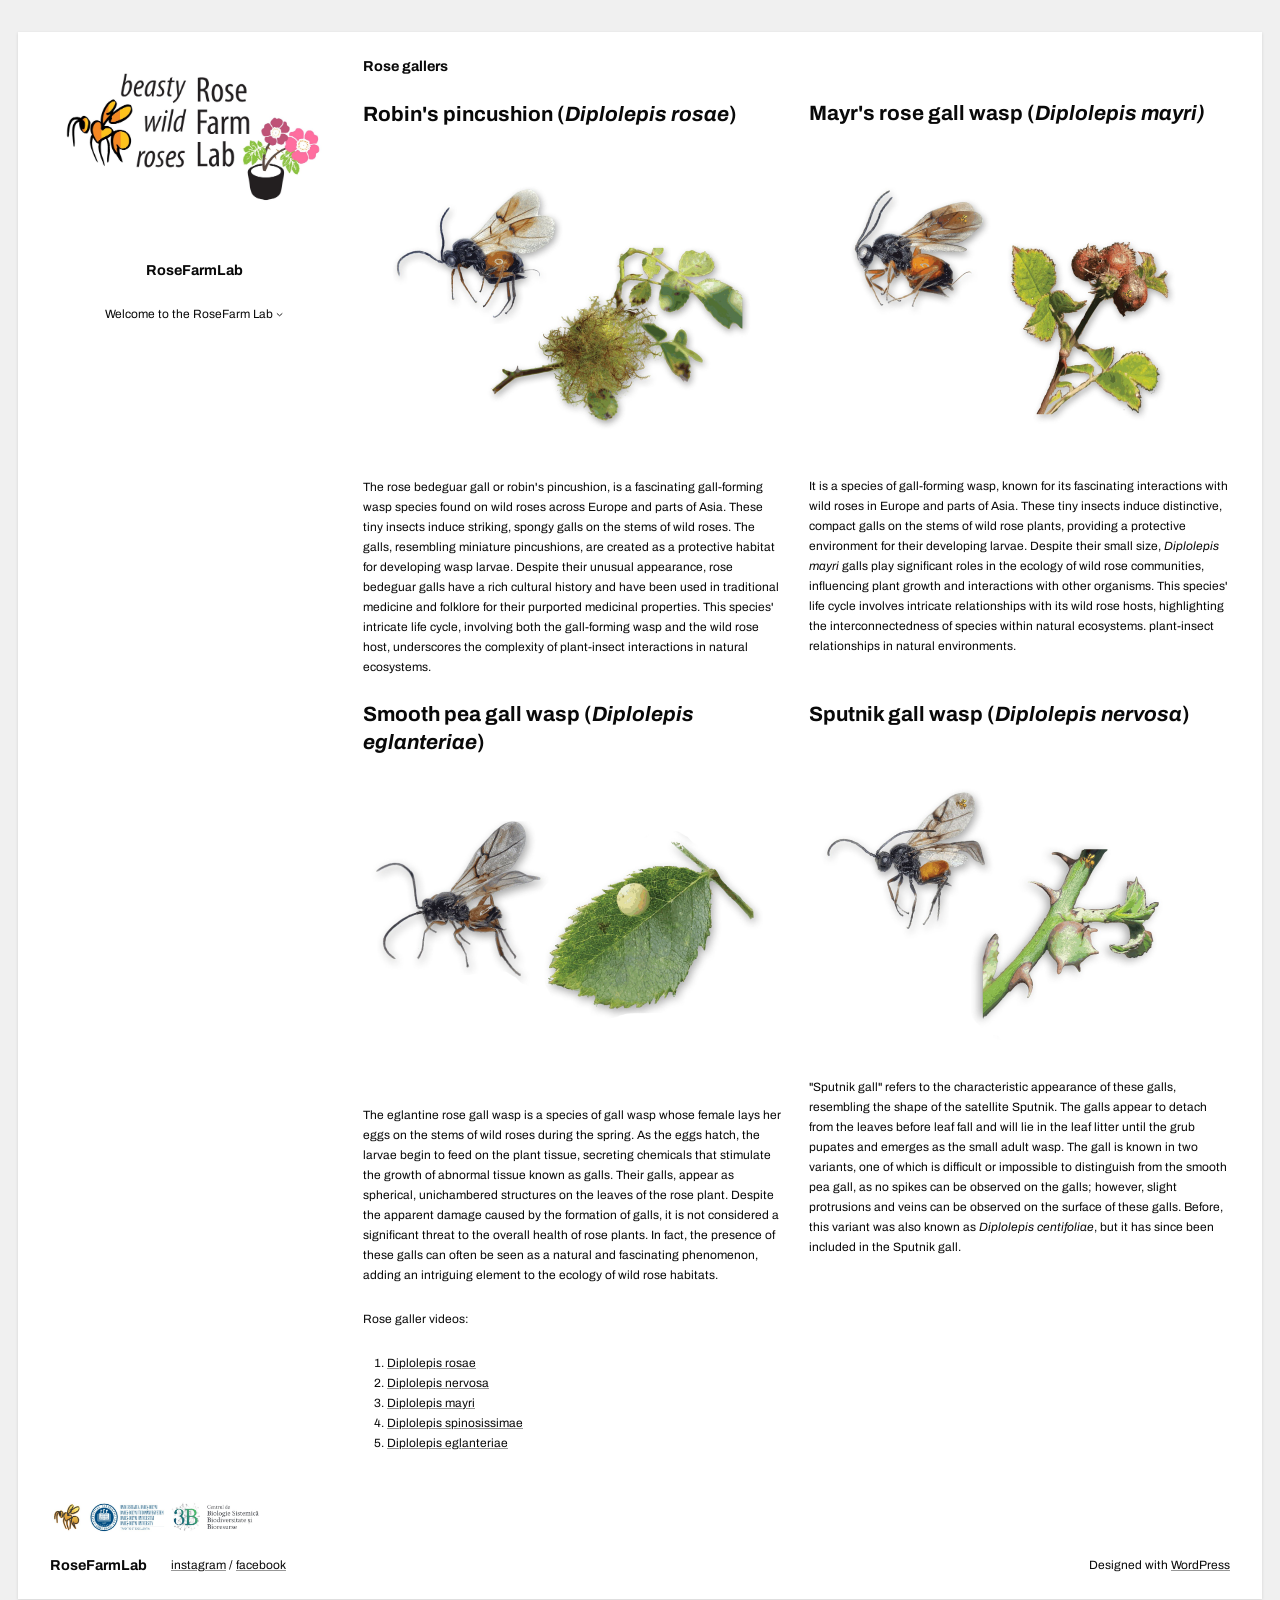
<file: nevjegy/the-community-of-roses-and-plant-gallers/rose-gallers/index.html>
<!doctype html>
<html lang="en">
<head>
<meta charset="utf-8">
<meta name="viewport" content="width=device-width, initial-scale=1">
<title>Rose gallers – RoseFarmLab</title>
<meta name="description" content="beasty wild roses">
<link rel="icon" href="../../../wp-content/uploads/2024/01/cropped-gallwasp.jpg">
<link rel="stylesheet" href="../../../assets/css/block-library.css">
<link rel="stylesheet" href="../../../assets/css/mysa.css">
</head>
<body class="wp-site-body">
<div class="wp-site-blocks">
<div class="wp-block-group is-layout-constrained wp-block-group-is-layout-constrained">
<div class="wp-block-columns alignwide is-layout-flex wp-block-columns-is-layout-flex">
<div class="wp-block-column is-layout-flow wp-block-column-is-layout-flow" style="flex-basis:25%">
<div class="wp-block-group is-layout-flow wp-block-group-is-layout-flow is-position-sticky" style="padding-top:var(--wp--preset--spacing--50);padding-bottom:var(--wp--preset--spacing--50);position:sticky;top:0px"><figure class="wp-block-image size-large"><img src="../../../wp-content/uploads/2024/01/proba2a.jpg" alt="" class="wp-image-58"></figure><header class="wp-block-template-part">
<div class="is-layout-flow wp-block-group-is-layout-flow wp-block-group"><p class="wp-block-site-title has-text-align-center"><a href="../../../" rel="home">RoseFarmLab</a></p>


<div style="flex-direction:column;align-items:center;" class="is-layout-flex wp-block-group-is-layout-flex wp-block-group"><nav class="is-responsive items-justified-stretch is-vertical wp-block-navigation is-content-justification-stretch is-layout-flex wp-container-core-navigation-is-layout-1 wp-block-navigation-is-layout-flex" aria-label="Navigation" style="gap:0">
<button aria-haspopup="true" aria-label="Open menu" class="wp-block-navigation__responsive-container-open" data-nav-open><svg width="24" height="24" xmlns="http://www.w3.org/2000/svg" viewBox="0 0 24 24" aria-hidden="true" focusable="false"><rect x="4" y="7.5" width="16" height="1.5"></rect><rect x="4" y="15" width="16" height="1.5"></rect></svg></button>
<div class="wp-block-navigation__responsive-container has-text-color has-foreground-color has-background has-background-background-color" id="modal-1">
<div class="wp-block-navigation__responsive-close" tabindex="-1"><div class="wp-block-navigation__responsive-dialog" aria-label="Menu">
<button aria-label="Close menu" class="wp-block-navigation__responsive-container-close" data-nav-close><svg xmlns="http://www.w3.org/2000/svg" viewBox="0 0 24 24" width="24" height="24" aria-hidden="true" focusable="false"><path d="M13 11.8l6.1-6.3-1-1-6.1 6.2-6.1-6.2-1 1 6.1 6.3-6.5 6.7 1 1 6.5-6.6 6.5 6.6 1-1z"></path></svg></button>
<div class="wp-block-navigation__responsive-container-content" id="modal-1-content">
<ul class="wp-block-navigation__container is-responsive items-justified-stretch is-vertical wp-block-navigation wp-block-page-list" style="gap:0"><li class="wp-block-pages-list__item has-child wp-block-navigation-item open-on-hover-click wp-block-navigation-submenu"><a class="wp-block-pages-list__item__link wp-block-navigation-item__content" href="../../../nevjegy/">Welcome to the RoseFarm Lab</a><button aria-label="Welcome to the RoseFarm Lab submenu" class="wp-block-navigation__submenu-icon wp-block-navigation-submenu__toggle" aria-expanded="false"><svg xmlns="http://www.w3.org/2000/svg" width="12" height="12" viewBox="0 0 12 12" fill="none" aria-hidden="true" focusable="false"><path d="M1.50002 4L6.00002 8L10.5 4" stroke-width="1.5"></path></svg></button><ul class="wp-block-navigation__submenu-container"><li class="wp-block-pages-list__item wp-block-navigation-item open-on-hover-click"><a class="wp-block-pages-list__item__link wp-block-navigation-item__content" href="../../../nevjegy/who-we-are-2/">Who we are</a></li><li class="wp-block-pages-list__item has-child wp-block-navigation-item open-on-hover-click wp-block-navigation-submenu"><a class="wp-block-pages-list__item__link wp-block-navigation-item__content" href="../../../nevjegy/the-community-of-roses-and-plant-gallers/">The biotic community</a><button aria-label="The biotic community submenu" class="wp-block-navigation__submenu-icon wp-block-navigation-submenu__toggle" aria-expanded="false"><svg xmlns="http://www.w3.org/2000/svg" width="12" height="12" viewBox="0 0 12 12" fill="none" aria-hidden="true" focusable="false"><path d="M1.50002 4L6.00002 8L10.5 4" stroke-width="1.5"></path></svg></button><ul class="wp-block-navigation__submenu-container"><li class="wp-block-pages-list__item wp-block-navigation-item open-on-hover-click"><a class="wp-block-pages-list__item__link wp-block-navigation-item__content" href="../../../nevjegy/the-community-of-roses-and-plant-gallers/wild-roses/">Wild roses</a></li><li class="wp-block-pages-list__item wp-block-navigation-item open-on-hover-click current-menu-item"><a class="wp-block-pages-list__item__link wp-block-navigation-item__content" href="../../../nevjegy/the-community-of-roses-and-plant-gallers/rose-gallers/" aria-current="page">Rose gallers</a></li><li class="wp-block-pages-list__item wp-block-navigation-item open-on-hover-click"><a class="wp-block-pages-list__item__link wp-block-navigation-item__content" href="../../../nevjegy/the-community-of-roses-and-plant-gallers/lab-rose-galls/">Lab rose galls</a></li></ul></li><li class="wp-block-pages-list__item wp-block-navigation-item open-on-hover-click"><a class="wp-block-pages-list__item__link wp-block-navigation-item__content" href="../../../nevjegy/wild-rose-metabolites-and-extracts/">Metabolites and extracts</a></li><li class="wp-block-pages-list__item wp-block-navigation-item open-on-hover-click"><a class="wp-block-pages-list__item__link wp-block-navigation-item__content" href="../../../nevjegy/necc/">Partners</a></li><li class="wp-block-pages-list__item wp-block-navigation-item open-on-hover-click"><a class="wp-block-pages-list__item__link wp-block-navigation-item__content" href="../../../nevjegy/dissemination-and-outreach/">Dissemination and outreach</a></li></ul></li></ul>
</div></div></div></div></nav></div>
</div>
</header></div>
</div>
<div class="wp-block-column is-layout-flow wp-block-column-is-layout-flow" style="flex-basis:75%">
<main class="wp-block-group is-layout-flow wp-block-group-is-layout-flow" style="padding-top:var(--wp--preset--spacing--50);padding-bottom:var(--wp--preset--spacing--50)">
<div class="wp-block-columns is-layout-flex wp-block-columns-is-layout-flex">
<div class="wp-block-column is-layout-flow wp-block-column-is-layout-flow" style="flex-basis:100%">
<h1 class="wp-block-post-title">Rose gallers</h1>
<div class="entry-content wp-block-post-content is-layout-flow wp-block-post-content-is-layout-flow">
<div class="is-layout-flex wp-block-columns-is-layout-flex wp-block-columns">
<div class="is-layout-flow wp-block-column-is-layout-flow wp-block-column" style="flex-basis:50%">
<h2 class="wp-block-heading has-large-font-size">Robin's pincushion (<em>Diplolepis rosae</em>) </h2>



<figure class="wp-block-image size-large is-resized"><img src="../../../wp-content/uploads/2024/02/diplolepis_rosae2.jpg" alt="" class="wp-image-306" style="width:400px" /></figure>



<p>The rose bedeguar gall or robin's pincushion, is a fascinating gall-forming wasp species found on wild roses across Europe and parts of Asia. These tiny insects induce striking, spongy galls on the stems of wild roses. The galls, resembling miniature pincushions, are created as a protective habitat for developing wasp larvae. Despite their unusual appearance, rose bedeguar galls have a rich cultural history and have been used in traditional medicine and folklore for their purported medicinal properties. This species' intricate life cycle, involving both the gall-forming wasp and the wild rose host, underscores the complexity of plant-insect interactions in natural ecosystems.</p>
</div>



<div class="is-layout-flow wp-block-column-is-layout-flow wp-block-column" style="flex-basis:50%">
<h1 class="wp-block-heading">Mayr's rose gall wasp (<em>Diplolepis mayri)</em></h1>



<figure class="wp-block-image size-large is-resized"><img src="../../../wp-content/uploads/2024/02/diplolepis_mayri2-1.jpg" alt="" class="wp-image-316" style="width:400px" /></figure>



<p>It is a species of gall-forming wasp, known for its fascinating interactions with wild roses in Europe and parts of Asia. These tiny insects induce distinctive, compact galls on the stems of wild rose plants, providing a protective environment for their developing larvae. Despite their small size, <em>Diplolepis mayri </em>galls play significant roles in the ecology of wild rose communities, influencing plant growth and interactions with other organisms. This species' life cycle involves intricate relationships with its wild rose hosts, highlighting the interconnectedness of species within natural ecosystems. plant-insect relationships in natural environments.</p>
</div>
</div>



<div class="is-layout-flex wp-block-columns-is-layout-flex wp-block-columns">
<div class="is-layout-flow wp-block-column-is-layout-flow wp-block-column">
<h1 class="wp-block-heading">Smooth pea gall wasp (<em>Diplolepis eglanteriae</em>)</h1>



<figure class="wp-block-image size-large is-resized"><img src="../../../wp-content/uploads/2024/02/diplolepis_eglanteriae2.jpg" alt="" class="wp-image-302" style="width:400px" /></figure>



<p>The eglantine rose gall wasp is a species of gall wasp whose female lays her eggs on the stems of wild roses during the spring. As the eggs hatch, the larvae begin to feed on the plant tissue, secreting chemicals that stimulate the growth of abnormal tissue known as galls. Their galls, appear as spherical, unichambered structures on the leaves of the rose plant. Despite the apparent damage caused by the formation of galls, it is not considered a significant threat to the overall health of rose plants. In fact, the presence of these galls can often be seen as a natural and fascinating phenomenon, adding an intriguing element to the ecology of wild rose habitats. </p>
</div>



<div class="is-layout-flow wp-block-column-is-layout-flow wp-block-column">
<h1 class="wp-block-heading">Sputnik gall wasp (<em>Diplolepis nervosa</em>)</h1>



<figure class="wp-block-image size-large is-resized"><img src="../../../wp-content/uploads/2024/02/diplolepis_nervosa2.jpg" alt="" class="wp-image-311" style="width:400px" /></figure>



<p>"Sputnik gall" refers to the characteristic appearance of these galls, resembling the shape of the satellite Sputnik. The galls appear to detach from the leaves before leaf fall and will lie in the leaf litter until the grub pupates and emerges as the small adult wasp. The gall is known in two variants, one of which is difficult or impossible to distinguish from the smooth pea gall, as no spikes can be observed on the galls; however, slight protrusions and veins can be observed on the surface of these galls. Before, this variant was also known as <em>Diplolepis centifoliae</em>, but it has since been included in the Sputnik gall. </p>
</div>
</div>



<div class="is-layout-flex wp-block-columns-is-layout-flex wp-block-columns">
<div class="is-layout-flow wp-block-column-is-layout-flow wp-block-column">
<p>Rose galler videos: </p>



<ol>
<li><a href="https://www.youtube.com/watch?v=Zm-_1HpOK1E">Diplolepis rosae</a></li>



<li><a href="https://www.youtube.com/watch?v=9XuCnJn5LjM">Diplolepis nervosa</a></li>



<li><a href="https://www.youtube.com/watch?v=G6ugLdQN0Ag">Diplolepis mayri</a></li>



<li><a href="https://www.youtube.com/watch?v=HFZxBKXfeTA">Diplolepis spinosissimae</a></li>



<li><a href="https://www.youtube.com/watch?v=TfPweCsx2Tc">Diplolepis eglanteriae</a></li>
</ol>




</div>
</div>
</div>
</div></div>
</main>
</div>
</div>
<footer class="wp-block-template-part alignwide">
<div class="is-layout-flex wp-block-columns-is-layout-flex wp-block-columns">
<div class="is-layout-flow wp-block-column-is-layout-flow wp-block-column">
<figure class="wp-block-image size-large is-resized"><img src="../../../wp-content/uploads/2024/02/footer_fig.jpg" alt="" class="wp-image-280" style="width:216px;height:auto" /></figure>
</div>
</div>



<div class="is-layout-flex wp-block-group-is-layout-flex wp-block-group" style="flex-wrap:nowrap;justify-content:space-between;align-items:flex-start;padding-top:0;padding-bottom:var(--wp--preset--spacing--50)">
<div style="flex-wrap:nowrap;align-items:flex-start;" class="is-layout-flex wp-block-group-is-layout-flex wp-block-group"><p class="wp-block-site-title" style="line-height:1.388888889"><a href="../../../" rel="home">RoseFarmLab</a></p>


<p><a href="https://www.instagram.com/rosefarm_lab/" target="_blank" rel="noreferrer noopener">instagram</a> / <a href="https://www.facebook.com/profile.php?id=61555940413858" target="_blank" rel="noreferrer noopener nofollow">facebook</a></p>
</div>



<p>Designed with <a href="https://wordpress.org" rel="nofollow">WordPress</a></p>
</div>
</footer>
</div>
</div>
<script src="../../../assets/js/navigation.js"></script>
</body>
</html>
</file>
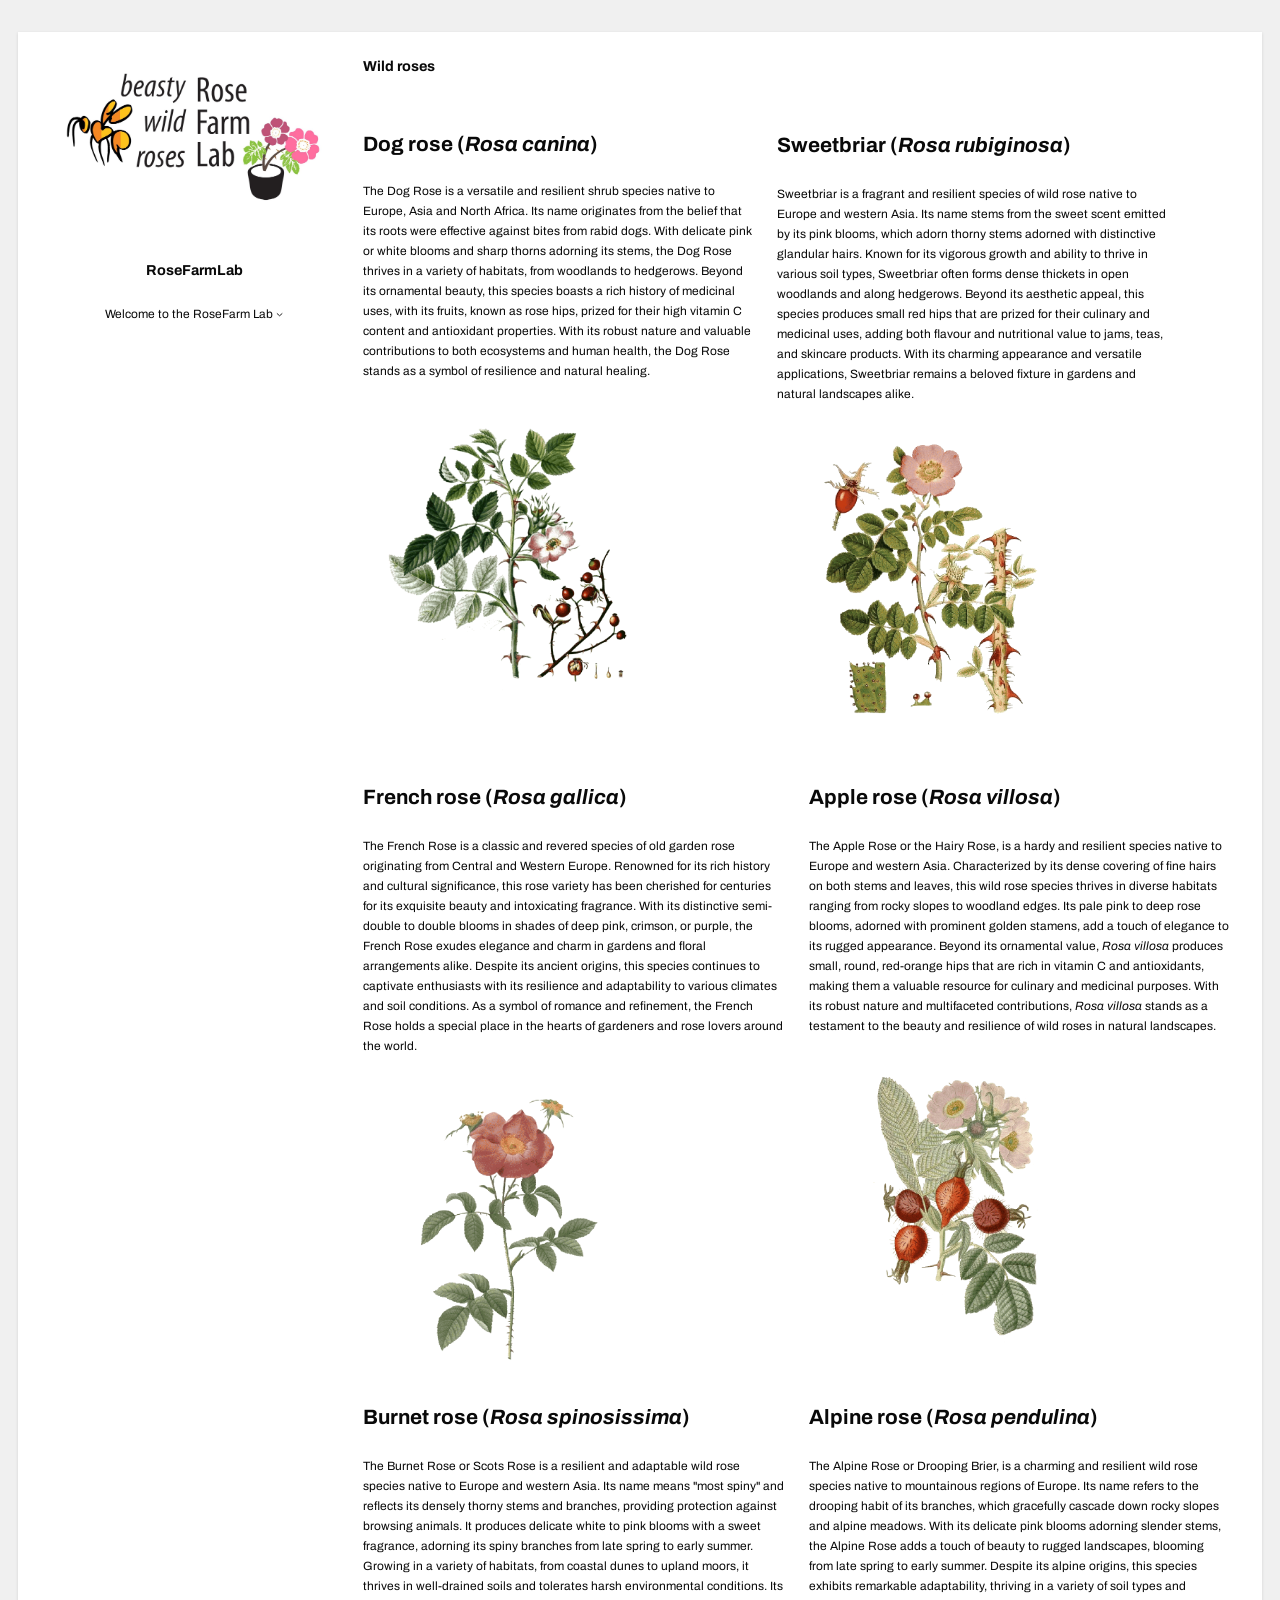
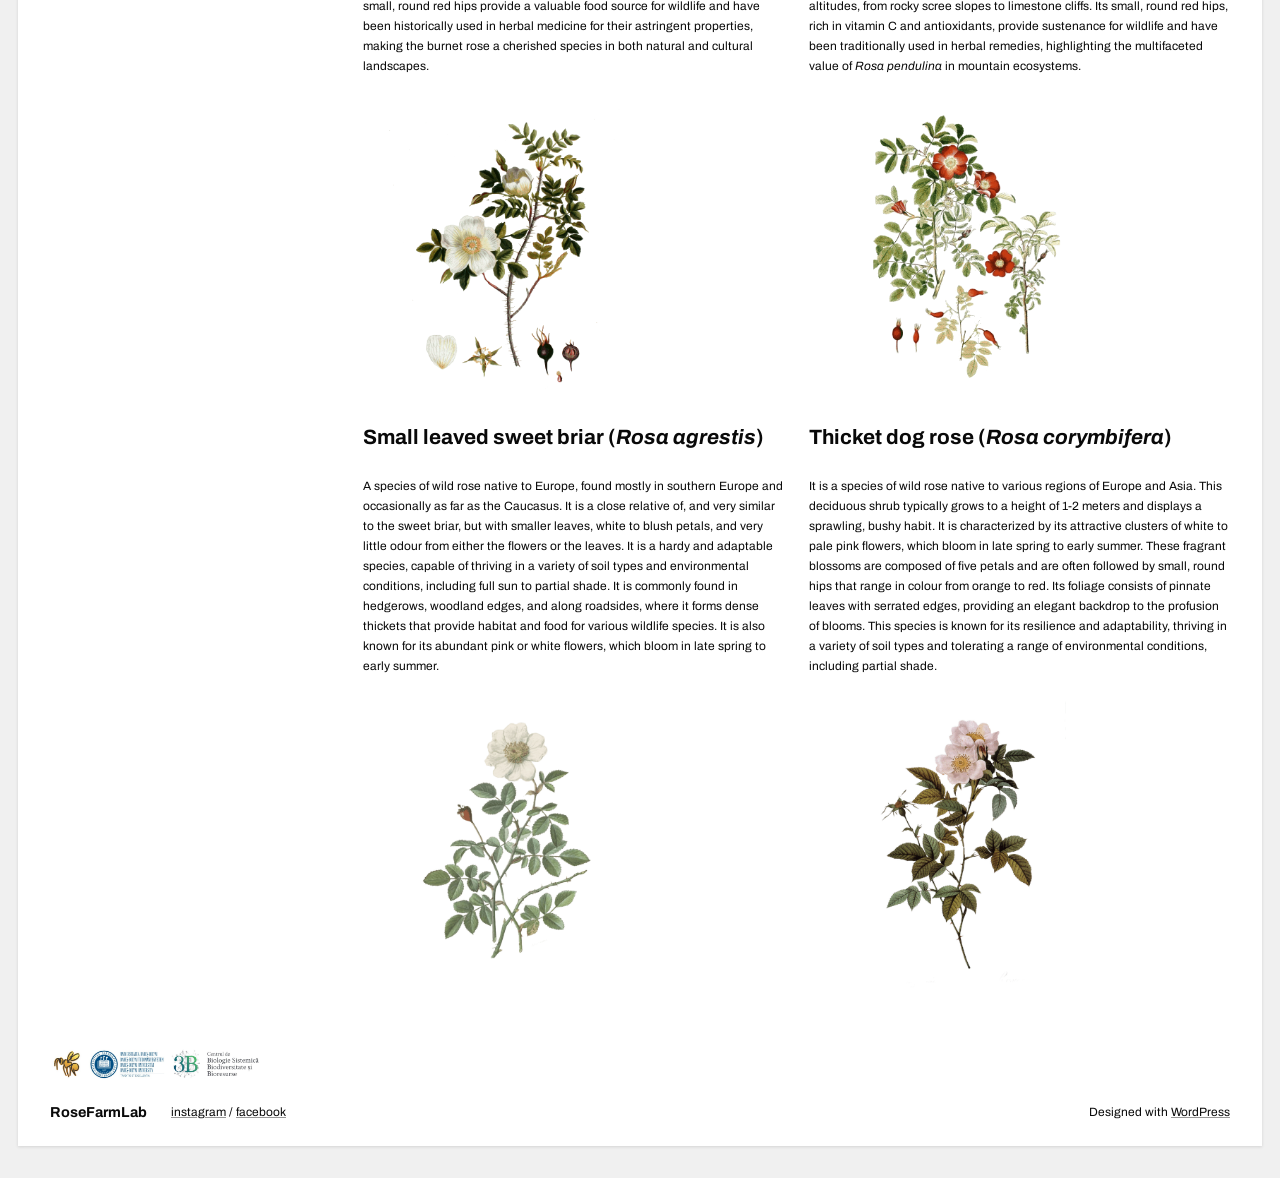
<file: nevjegy/the-community-of-roses-and-plant-gallers/wild-roses/index.html>
<!doctype html>
<html lang="en">
<head>
<meta charset="utf-8">
<meta name="viewport" content="width=device-width, initial-scale=1">
<title>Wild roses – RoseFarmLab</title>
<meta name="description" content="beasty wild roses">
<link rel="icon" href="../../../wp-content/uploads/2024/01/cropped-gallwasp.jpg">
<link rel="stylesheet" href="../../../assets/css/block-library.css">
<link rel="stylesheet" href="../../../assets/css/mysa.css">
</head>
<body class="wp-site-body">
<div class="wp-site-blocks">
<div class="wp-block-group is-layout-constrained wp-block-group-is-layout-constrained">
<div class="wp-block-columns alignwide is-layout-flex wp-block-columns-is-layout-flex">
<div class="wp-block-column is-layout-flow wp-block-column-is-layout-flow" style="flex-basis:25%">
<div class="wp-block-group is-layout-flow wp-block-group-is-layout-flow is-position-sticky" style="padding-top:var(--wp--preset--spacing--50);padding-bottom:var(--wp--preset--spacing--50);position:sticky;top:0px"><figure class="wp-block-image size-large"><img src="../../../wp-content/uploads/2024/01/proba2a.jpg" alt="" class="wp-image-58"></figure><header class="wp-block-template-part">
<div class="is-layout-flow wp-block-group-is-layout-flow wp-block-group"><p class="wp-block-site-title has-text-align-center"><a href="../../../" rel="home">RoseFarmLab</a></p>


<div style="flex-direction:column;align-items:center;" class="is-layout-flex wp-block-group-is-layout-flex wp-block-group"><nav class="is-responsive items-justified-stretch is-vertical wp-block-navigation is-content-justification-stretch is-layout-flex wp-container-core-navigation-is-layout-1 wp-block-navigation-is-layout-flex" aria-label="Navigation" style="gap:0">
<button aria-haspopup="true" aria-label="Open menu" class="wp-block-navigation__responsive-container-open" data-nav-open><svg width="24" height="24" xmlns="http://www.w3.org/2000/svg" viewBox="0 0 24 24" aria-hidden="true" focusable="false"><rect x="4" y="7.5" width="16" height="1.5"></rect><rect x="4" y="15" width="16" height="1.5"></rect></svg></button>
<div class="wp-block-navigation__responsive-container has-text-color has-foreground-color has-background has-background-background-color" id="modal-1">
<div class="wp-block-navigation__responsive-close" tabindex="-1"><div class="wp-block-navigation__responsive-dialog" aria-label="Menu">
<button aria-label="Close menu" class="wp-block-navigation__responsive-container-close" data-nav-close><svg xmlns="http://www.w3.org/2000/svg" viewBox="0 0 24 24" width="24" height="24" aria-hidden="true" focusable="false"><path d="M13 11.8l6.1-6.3-1-1-6.1 6.2-6.1-6.2-1 1 6.1 6.3-6.5 6.7 1 1 6.5-6.6 6.5 6.6 1-1z"></path></svg></button>
<div class="wp-block-navigation__responsive-container-content" id="modal-1-content">
<ul class="wp-block-navigation__container is-responsive items-justified-stretch is-vertical wp-block-navigation wp-block-page-list" style="gap:0"><li class="wp-block-pages-list__item has-child wp-block-navigation-item open-on-hover-click wp-block-navigation-submenu"><a class="wp-block-pages-list__item__link wp-block-navigation-item__content" href="../../../nevjegy/">Welcome to the RoseFarm Lab</a><button aria-label="Welcome to the RoseFarm Lab submenu" class="wp-block-navigation__submenu-icon wp-block-navigation-submenu__toggle" aria-expanded="false"><svg xmlns="http://www.w3.org/2000/svg" width="12" height="12" viewBox="0 0 12 12" fill="none" aria-hidden="true" focusable="false"><path d="M1.50002 4L6.00002 8L10.5 4" stroke-width="1.5"></path></svg></button><ul class="wp-block-navigation__submenu-container"><li class="wp-block-pages-list__item wp-block-navigation-item open-on-hover-click"><a class="wp-block-pages-list__item__link wp-block-navigation-item__content" href="../../../nevjegy/who-we-are-2/">Who we are</a></li><li class="wp-block-pages-list__item has-child wp-block-navigation-item open-on-hover-click wp-block-navigation-submenu"><a class="wp-block-pages-list__item__link wp-block-navigation-item__content" href="../../../nevjegy/the-community-of-roses-and-plant-gallers/">The biotic community</a><button aria-label="The biotic community submenu" class="wp-block-navigation__submenu-icon wp-block-navigation-submenu__toggle" aria-expanded="false"><svg xmlns="http://www.w3.org/2000/svg" width="12" height="12" viewBox="0 0 12 12" fill="none" aria-hidden="true" focusable="false"><path d="M1.50002 4L6.00002 8L10.5 4" stroke-width="1.5"></path></svg></button><ul class="wp-block-navigation__submenu-container"><li class="wp-block-pages-list__item wp-block-navigation-item open-on-hover-click current-menu-item"><a class="wp-block-pages-list__item__link wp-block-navigation-item__content" href="../../../nevjegy/the-community-of-roses-and-plant-gallers/wild-roses/" aria-current="page">Wild roses</a></li><li class="wp-block-pages-list__item wp-block-navigation-item open-on-hover-click"><a class="wp-block-pages-list__item__link wp-block-navigation-item__content" href="../../../nevjegy/the-community-of-roses-and-plant-gallers/rose-gallers/">Rose gallers</a></li><li class="wp-block-pages-list__item wp-block-navigation-item open-on-hover-click"><a class="wp-block-pages-list__item__link wp-block-navigation-item__content" href="../../../nevjegy/the-community-of-roses-and-plant-gallers/lab-rose-galls/">Lab rose galls</a></li></ul></li><li class="wp-block-pages-list__item wp-block-navigation-item open-on-hover-click"><a class="wp-block-pages-list__item__link wp-block-navigation-item__content" href="../../../nevjegy/wild-rose-metabolites-and-extracts/">Metabolites and extracts</a></li><li class="wp-block-pages-list__item wp-block-navigation-item open-on-hover-click"><a class="wp-block-pages-list__item__link wp-block-navigation-item__content" href="../../../nevjegy/necc/">Partners</a></li><li class="wp-block-pages-list__item wp-block-navigation-item open-on-hover-click"><a class="wp-block-pages-list__item__link wp-block-navigation-item__content" href="../../../nevjegy/dissemination-and-outreach/">Dissemination and outreach</a></li></ul></li></ul>
</div></div></div></div></nav></div>
</div>
</header></div>
</div>
<div class="wp-block-column is-layout-flow wp-block-column-is-layout-flow" style="flex-basis:75%">
<main class="wp-block-group is-layout-flow wp-block-group-is-layout-flow" style="padding-top:var(--wp--preset--spacing--50);padding-bottom:var(--wp--preset--spacing--50)">
<div class="wp-block-columns is-layout-flex wp-block-columns-is-layout-flex">
<div class="wp-block-column is-layout-flow wp-block-column-is-layout-flow" style="flex-basis:100%">
<h1 class="wp-block-post-title">Wild roses</h1>
<div class="entry-content wp-block-post-content is-layout-flow wp-block-post-content-is-layout-flow">
<div class="is-layout-flex wp-block-columns-is-layout-flex wp-block-columns alignwide" style="padding-top:var(--wp--preset--spacing--60);padding-bottom:var(--wp--preset--spacing--60)">
<div class="is-layout-flow wp-block-column-is-layout-flow wp-block-column" style="flex-basis:45%">
<h1 class="wp-block-heading has-xl-font-size" style="line-height:1.2">Dog rose (<em>Rosa canina</em>)</h1>



<p class="has-small-font-size">The Dog Rose is a versatile and resilient shrub species native to Europe, Asia and North Africa. Its name originates from the belief that its roots were effective against bites from rabid dogs. With delicate pink or white blooms and sharp thorns adorning its stems, the Dog Rose thrives in a variety of habitats, from woodlands to hedgerows. Beyond its ornamental beauty, this species boasts a rich history of medicinal uses, with its fruits, known as rose hips, prized for their high vitamin C content and antioxidant properties. With its robust nature and valuable contributions to both ecosystems and human health, the Dog Rose stands as a symbol of resilience and natural healing.</p>



<div style="flex-wrap:nowrap;" class="is-layout-flex wp-block-group-is-layout-flex wp-block-group">
<figure class="wp-block-image size-large is-resized"><a href="../../../wp-content/uploads/2024/01/dogrose_www24.gif"><img src="../../../wp-content/uploads/2024/01/dogrose_www24.gif" alt="" class="wp-image-86" style="width:300px" /></a></figure>
</div>
</div>



<div class="is-layout-flow wp-block-column-is-layout-flow wp-block-column" style="flex-basis:45%">
<h1 class="wp-block-heading">Sweetbriar (<em>Rosa rubiginosa</em>)</h1>



<p class="has-small-font-size">Sweetbriar is a fragrant and resilient species of wild rose native to Europe and western Asia. Its name stems from the sweet scent emitted by its pink blooms, which adorn thorny stems adorned with distinctive glandular hairs. Known for its vigorous growth and ability to thrive in various soil types, Sweetbriar often forms dense thickets in open woodlands and along hedgerows. Beyond its aesthetic appeal, this species produces small red hips that are prized for their culinary and medicinal uses, adding both flavour and nutritional value to jams, teas, and skincare products. With its charming appearance and versatile applications, Sweetbriar remains a beloved fixture in gardens and natural landscapes alike.</p>



<div style="flex-wrap:nowrap;" class="is-layout-flex wp-block-group-is-layout-flex wp-block-group">
<figure class="wp-block-image size-large is-resized"><img src="../../../wp-content/uploads/2024/01/sweetbriar_www24-1.gif" alt="" class="wp-image-95" style="width:300px" /></figure>
</div>
</div>
</div>



<div class="is-layout-flex wp-block-columns-is-layout-flex wp-block-columns">
<div class="is-layout-flow wp-block-column-is-layout-flow wp-block-column">
<h1 class="wp-block-heading">French rose (<em>Rosa gallica</em>)</h1>



<div class="is-layout-flex wp-block-columns-is-layout-flex wp-block-columns">
<div class="is-layout-flow wp-block-column-is-layout-flow wp-block-column">
<p class="has-small-font-size">The French Rose is a classic and revered species of old garden rose originating from Central and Western Europe. Renowned for its rich history and cultural significance, this rose variety has been cherished for centuries for its exquisite beauty and intoxicating fragrance. With its distinctive semi-double to double blooms in shades of deep pink, crimson, or purple, the French Rose exudes elegance and charm in gardens and floral arrangements alike. Despite its ancient origins, this species continues to captivate enthusiasts with its resilience and adaptability to various climates and soil conditions. As a symbol of romance and refinement, the French Rose holds a special place in the hearts of gardeners and rose lovers around the world.</p>



<figure class="wp-block-image size-large is-resized"><img src="../../../wp-content/uploads/2024/01/frenchrose_www24.gif" alt="" class="wp-image-94" style="width:300px" /></figure>
</div>
</div>
</div>



<div class="is-layout-flow wp-block-column-is-layout-flow wp-block-column">
<h1 class="wp-block-heading">Apple rose (<em>Rosa villosa</em>)</h1>



<p class="has-small-font-size">The Apple Rose or the Hairy Rose, is a hardy and resilient species native to Europe and western Asia. Characterized by its dense covering of fine hairs on both stems and leaves, this wild rose species thrives in diverse habitats ranging from rocky slopes to woodland edges. Its pale pink to deep rose blooms, adorned with prominent golden stamens, add a touch of elegance to its rugged appearance. Beyond its ornamental value, <em>Rosa villosa</em> produces small, round, red-orange hips that are rich in vitamin C and antioxidants, making them a valuable resource for culinary and medicinal purposes. With its robust nature and multifaceted contributions, <em>Rosa villosa</em> stands as a testament to the beauty and resilience of wild roses in natural landscapes.</p>



<figure class="wp-block-image size-large is-resized"><img src="../../../wp-content/uploads/2024/01/applerose_www24.gif" alt="" class="wp-image-101" style="width:300px" /></figure>
</div>
</div>



<div class="is-layout-flex wp-block-columns-is-layout-flex wp-block-columns">
<div class="is-layout-flow wp-block-column-is-layout-flow wp-block-column">
<h1 class="wp-block-heading">Burnet rose (<em>Rosa spinosissima</em>)</h1>



<p class="has-small-font-size">The Burnet Rose or Scots Rose is a resilient and adaptable wild rose species native to Europe and western Asia. Its name means "most spiny" and reflects its densely thorny stems and branches, providing protection against browsing animals. It produces delicate white to pink blooms with a sweet fragrance, adorning its spiny branches from late spring to early summer. Growing in a variety of habitats, from coastal dunes to upland moors, it thrives in well-drained soils and tolerates harsh environmental conditions. Its small, round red hips provide a valuable food source for wildlife and have been historically used in herbal medicine for their astringent properties, making the burnet rose a cherished species in both natural and cultural landscapes.</p>



<figure class="wp-block-image size-large is-resized"><img src="../../../wp-content/uploads/2024/01/burnetrose_www24.gif" alt="" class="wp-image-183" style="width:300px;height:auto" /></figure>



<div class="is-layout-flex wp-block-columns-is-layout-flex wp-block-columns">
<div class="is-layout-flow wp-block-column-is-layout-flow wp-block-column">
<h1 class="wp-block-heading">Small leaved sweet briar (<em>Rosa agrestis</em>)</h1>
</div>
</div>
</div>



<div class="is-layout-flow wp-block-column-is-layout-flow wp-block-column">
<h1 class="wp-block-heading">Alpine rose (<em>Rosa pendulina</em>)</h1>



<p class="has-small-font-size">The Alpine Rose or Drooping Brier, is a charming and resilient wild rose species native to mountainous regions of Europe. Its name refers to the drooping habit of its branches, which gracefully cascade down rocky slopes and alpine meadows. With its delicate pink blooms adorning slender stems, the Alpine Rose adds a touch of beauty to rugged landscapes, blooming from late spring to early summer. Despite its alpine origins, this species exhibits remarkable adaptability, thriving in a variety of soil types and altitudes, from rocky scree slopes to limestone cliffs. Its small, round red hips, rich in vitamin C and antioxidants, provide sustenance for wildlife and have been traditionally used in herbal remedies, highlighting the multifaceted value of <em>Rosa pendulina</em> in mountain ecosystems.</p>



<figure class="wp-block-image size-large is-resized"><img src="../../../wp-content/uploads/2024/01/alpinerose_www24.gif" alt="" class="wp-image-185" style="width:300px" /></figure>



<div class="is-layout-flex wp-block-columns-is-layout-flex wp-block-columns">
<div class="is-layout-flow wp-block-column-is-layout-flow wp-block-column">
<h1 class="wp-block-heading">Thicket dog rose (<em>Rosa corymbifera</em>)</h1>
</div>
</div>
</div>
</div>



<div class="is-layout-flex wp-block-columns-is-layout-flex wp-block-columns">
<div class="is-layout-flow wp-block-column-is-layout-flow wp-block-column">
<p class="has-small-font-size">A species of wild rose native to Europe, found mostly in southern Europe and occasionally as far as the Caucasus. It is a close relative of, and very similar to the sweet briar, but with smaller leaves, white to blush petals, and very little odour from either the flowers or the leaves. It is a hardy and adaptable species, capable of thriving in a variety of soil types and environmental conditions, including full sun to partial shade. It is commonly found in hedgerows, woodland edges, and along roadsides, where it forms dense thickets that provide habitat and food for various wildlife species. It is also known for its abundant pink or white flowers, which bloom in late spring to early summer.</p>



<div class="is-layout-flex wp-block-columns-is-layout-flex wp-block-columns">
<div class="is-layout-flow wp-block-column-is-layout-flow wp-block-column">
<figure class="wp-block-image size-large is-resized"><img src="../../../wp-content/uploads/2024/02/smallleavedsweetbriar_www24.gif" alt="" class="wp-image-385" style="width:300px" /></figure>
</div>
</div>
</div>



<div class="is-layout-flow wp-block-column-is-layout-flow wp-block-column">
<p class="has-small-font-size">It is a species of wild rose native to various regions of Europe and Asia. This deciduous shrub typically grows to a height of 1-2 meters and displays a sprawling, bushy habit. It is characterized by its attractive clusters of white to pale pink flowers, which bloom in late spring to early summer. These fragrant blossoms are composed of five petals and are often followed by small, round hips that range in colour from orange to red. Its foliage  consists of pinnate leaves with serrated edges, providing an elegant backdrop to the profusion of blooms. This species is known for its resilience and adaptability, thriving in a variety of soil types and tolerating a range of environmental conditions, including partial shade.</p>



<div class="is-layout-flex wp-block-columns-is-layout-flex wp-block-columns">
<div class="is-layout-flow wp-block-column-is-layout-flow wp-block-column">
<figure class="wp-block-image size-large is-resized"><img src="../../../wp-content/uploads/2024/02/thicketdogrose_www24.gif" alt="" class="wp-image-382" style="width:300px" /></figure>
</div>
</div>
</div>
</div>
</div>
</div></div>
</main>
</div>
</div>
<footer class="wp-block-template-part alignwide">
<div class="is-layout-flex wp-block-columns-is-layout-flex wp-block-columns">
<div class="is-layout-flow wp-block-column-is-layout-flow wp-block-column">
<figure class="wp-block-image size-large is-resized"><img src="../../../wp-content/uploads/2024/02/footer_fig.jpg" alt="" class="wp-image-280" style="width:216px;height:auto" /></figure>
</div>
</div>



<div class="is-layout-flex wp-block-group-is-layout-flex wp-block-group" style="flex-wrap:nowrap;justify-content:space-between;align-items:flex-start;padding-top:0;padding-bottom:var(--wp--preset--spacing--50)">
<div style="flex-wrap:nowrap;align-items:flex-start;" class="is-layout-flex wp-block-group-is-layout-flex wp-block-group"><p class="wp-block-site-title" style="line-height:1.388888889"><a href="../../../" rel="home">RoseFarmLab</a></p>


<p><a href="https://www.instagram.com/rosefarm_lab/" target="_blank" rel="noreferrer noopener">instagram</a> / <a href="https://www.facebook.com/profile.php?id=61555940413858" target="_blank" rel="noreferrer noopener nofollow">facebook</a></p>
</div>



<p>Designed with <a href="https://wordpress.org" rel="nofollow">WordPress</a></p>
</div>
</footer>
</div>
</div>
<script src="../../../assets/js/navigation.js"></script>
</body>
</html>
</file>
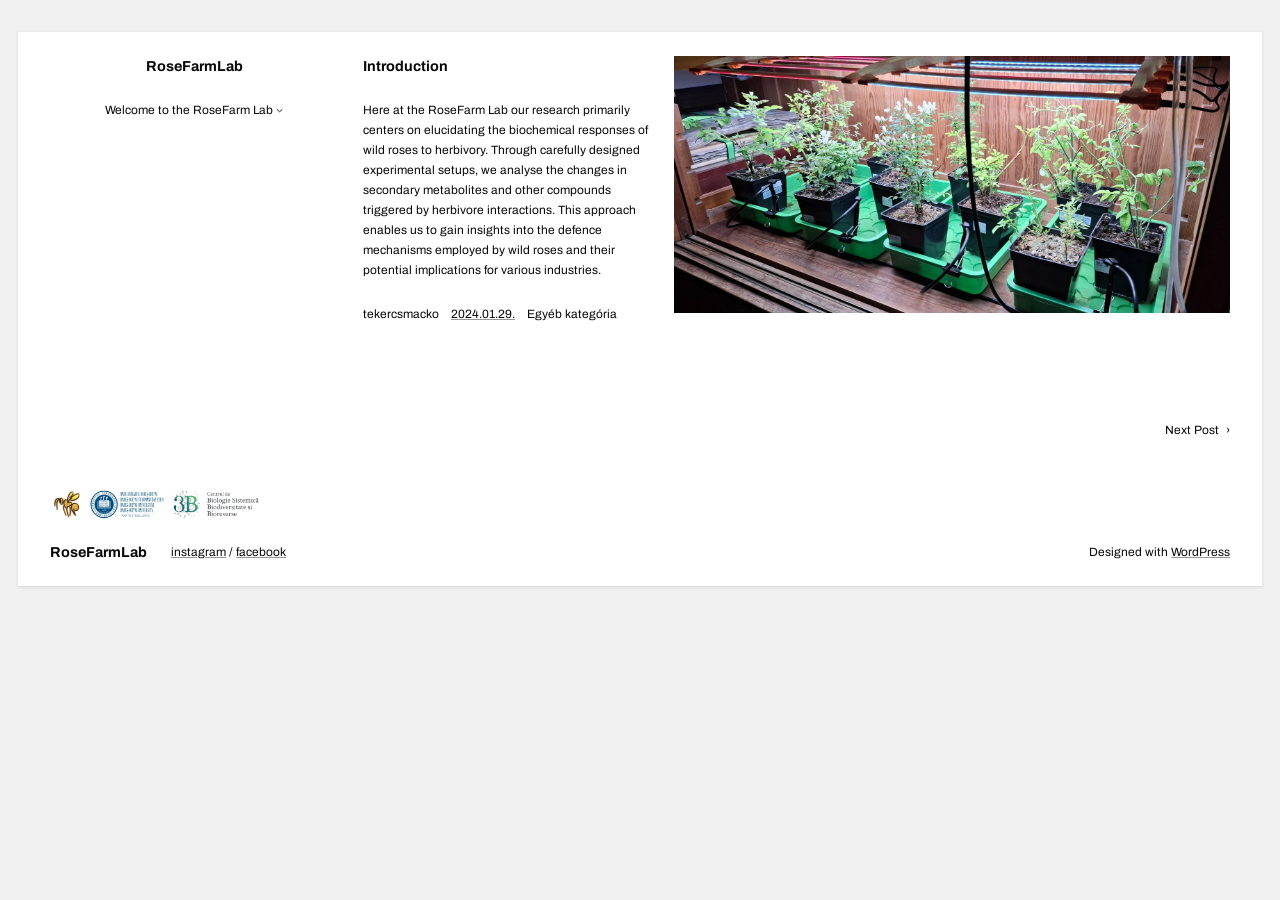
<file: 2024/01/29/hello-world/index.html>
<!doctype html>
<html lang="en">
<head>
<meta charset="utf-8">
<meta name="viewport" content="width=device-width, initial-scale=1">
<title>Introduction – RoseFarmLab</title>
<meta name="description" content="beasty wild roses">
<link rel="icon" href="../../../../wp-content/uploads/2024/01/cropped-gallwasp.jpg">
<link rel="stylesheet" href="../../../../assets/css/block-library.css">
<link rel="stylesheet" href="../../../../assets/css/mysa.css">
</head>
<body class="wp-site-body">
<div class="wp-site-blocks">
<div class="wp-block-group is-layout-constrained wp-block-group-is-layout-constrained">
<div class="wp-block-columns alignwide is-layout-flex wp-block-columns-is-layout-flex">
<div class="wp-block-column is-layout-flow wp-block-column-is-layout-flow" style="flex-basis:25%">
<div class="wp-block-group is-layout-flow wp-block-group-is-layout-flow is-position-sticky" style="padding-top:var(--wp--preset--spacing--50);padding-bottom:var(--wp--preset--spacing--50);position:sticky;top:0px"><header class="wp-block-template-part">
<div class="is-layout-flow wp-block-group-is-layout-flow wp-block-group"><p class="wp-block-site-title has-text-align-center"><a href="../../../../" rel="home">RoseFarmLab</a></p>


<div style="flex-direction:column;align-items:center;" class="is-layout-flex wp-block-group-is-layout-flex wp-block-group"><nav class="is-responsive items-justified-stretch is-vertical wp-block-navigation is-content-justification-stretch is-layout-flex wp-container-core-navigation-is-layout-1 wp-block-navigation-is-layout-flex" aria-label="Navigation" style="gap:0">
<button aria-haspopup="true" aria-label="Open menu" class="wp-block-navigation__responsive-container-open" data-nav-open><svg width="24" height="24" xmlns="http://www.w3.org/2000/svg" viewBox="0 0 24 24" aria-hidden="true" focusable="false"><rect x="4" y="7.5" width="16" height="1.5"></rect><rect x="4" y="15" width="16" height="1.5"></rect></svg></button>
<div class="wp-block-navigation__responsive-container has-text-color has-foreground-color has-background has-background-background-color" id="modal-1">
<div class="wp-block-navigation__responsive-close" tabindex="-1"><div class="wp-block-navigation__responsive-dialog" aria-label="Menu">
<button aria-label="Close menu" class="wp-block-navigation__responsive-container-close" data-nav-close><svg xmlns="http://www.w3.org/2000/svg" viewBox="0 0 24 24" width="24" height="24" aria-hidden="true" focusable="false"><path d="M13 11.8l6.1-6.3-1-1-6.1 6.2-6.1-6.2-1 1 6.1 6.3-6.5 6.7 1 1 6.5-6.6 6.5 6.6 1-1z"></path></svg></button>
<div class="wp-block-navigation__responsive-container-content" id="modal-1-content">
<ul class="wp-block-navigation__container is-responsive items-justified-stretch is-vertical wp-block-navigation wp-block-page-list" style="gap:0"><li class="wp-block-pages-list__item has-child wp-block-navigation-item open-on-hover-click wp-block-navigation-submenu"><a class="wp-block-pages-list__item__link wp-block-navigation-item__content" href="../../../../nevjegy/">Welcome to the RoseFarm Lab</a><button aria-label="Welcome to the RoseFarm Lab submenu" class="wp-block-navigation__submenu-icon wp-block-navigation-submenu__toggle" aria-expanded="false"><svg xmlns="http://www.w3.org/2000/svg" width="12" height="12" viewBox="0 0 12 12" fill="none" aria-hidden="true" focusable="false"><path d="M1.50002 4L6.00002 8L10.5 4" stroke-width="1.5"></path></svg></button><ul class="wp-block-navigation__submenu-container"><li class="wp-block-pages-list__item wp-block-navigation-item open-on-hover-click"><a class="wp-block-pages-list__item__link wp-block-navigation-item__content" href="../../../../nevjegy/who-we-are-2/">Who we are</a></li><li class="wp-block-pages-list__item has-child wp-block-navigation-item open-on-hover-click wp-block-navigation-submenu"><a class="wp-block-pages-list__item__link wp-block-navigation-item__content" href="../../../../nevjegy/the-community-of-roses-and-plant-gallers/">The biotic community</a><button aria-label="The biotic community submenu" class="wp-block-navigation__submenu-icon wp-block-navigation-submenu__toggle" aria-expanded="false"><svg xmlns="http://www.w3.org/2000/svg" width="12" height="12" viewBox="0 0 12 12" fill="none" aria-hidden="true" focusable="false"><path d="M1.50002 4L6.00002 8L10.5 4" stroke-width="1.5"></path></svg></button><ul class="wp-block-navigation__submenu-container"><li class="wp-block-pages-list__item wp-block-navigation-item open-on-hover-click"><a class="wp-block-pages-list__item__link wp-block-navigation-item__content" href="../../../../nevjegy/the-community-of-roses-and-plant-gallers/wild-roses/">Wild roses</a></li><li class="wp-block-pages-list__item wp-block-navigation-item open-on-hover-click"><a class="wp-block-pages-list__item__link wp-block-navigation-item__content" href="../../../../nevjegy/the-community-of-roses-and-plant-gallers/rose-gallers/">Rose gallers</a></li><li class="wp-block-pages-list__item wp-block-navigation-item open-on-hover-click"><a class="wp-block-pages-list__item__link wp-block-navigation-item__content" href="../../../../nevjegy/the-community-of-roses-and-plant-gallers/lab-rose-galls/">Lab rose galls</a></li></ul></li><li class="wp-block-pages-list__item wp-block-navigation-item open-on-hover-click"><a class="wp-block-pages-list__item__link wp-block-navigation-item__content" href="../../../../nevjegy/wild-rose-metabolites-and-extracts/">Metabolites and extracts</a></li><li class="wp-block-pages-list__item wp-block-navigation-item open-on-hover-click"><a class="wp-block-pages-list__item__link wp-block-navigation-item__content" href="../../../../nevjegy/necc/">Partners</a></li><li class="wp-block-pages-list__item wp-block-navigation-item open-on-hover-click"><a class="wp-block-pages-list__item__link wp-block-navigation-item__content" href="../../../../nevjegy/dissemination-and-outreach/">Dissemination and outreach</a></li></ul></li></ul>
</div></div></div></div></nav></div>
</div>
</header></div>
</div>
<div class="wp-block-column is-layout-flow wp-block-column-is-layout-flow" style="flex-basis:75%">
<main class="wp-block-group is-layout-flow wp-block-group-is-layout-flow" style="padding-top:var(--wp--preset--spacing--50);padding-bottom:var(--wp--preset--spacing--50)">
<div class="wp-block-columns is-layout-flex wp-block-columns-is-layout-flex">
<div class="wp-block-column is-layout-flow wp-block-column-is-layout-flow" style="flex-basis:34.0137%">
<h1 class="wp-block-post-title">Introduction</h1>
<div class="entry-content wp-block-post-content is-layout-flow wp-block-post-content-is-layout-flow">
<p>Here at the RoseFarm Lab our research primarily centers on elucidating the biochemical responses of wild roses to herbivory. Through carefully designed experimental setups, we analyse the changes in secondary metabolites and other compounds triggered by herbivore interactions. This approach enables us to gain insights into the defence mechanisms employed by wild roses and their potential implications for various industries.</p>
</div>
<div class="wp-block-group is-layout-flex wp-block-group-is-layout-flex" style="gap:var(--wp--preset--spacing--30)"><div class="wp-block-post-author"><div class="wp-block-post-author__content"><p class="wp-block-post-author__name">tekercsmacko</p></div></div><div class="wp-block-post-date"><time datetime="2024-01-29T21:15:50"><a href="../../../../2024/01/29/hello-world/">2024.01.29.</a></time></div><div class="taxonomy-category wp-block-post-terms">Egyéb kategória</div></div>
</div>
<div class="wp-block-column is-layout-flow wp-block-column-is-layout-flow" style="flex-basis:65.9863%"><figure class="wp-block-post-featured-image alignfull"><img src="../../../../wp-content/uploads/2024/01/post0.jpg" alt="" class="wp-post-image" style="object-fit:cover;"></figure></div>
</div>
<div style="height:3rem" aria-hidden="true" class="wp-block-spacer"></div>
<div class="wp-block-group is-layout-flex wp-block-group-is-layout-flex" style="flex-wrap:nowrap;justify-content:space-between"><div></div><div class="post-navigation-link-next wp-block-post-navigation-link has-text-align-right"><a href="../../../../2024/01/30/first-in/" rel="next">Next Post</a><span class="wp-block-post-navigation-link__arrow-next is-arrow-chevron" aria-hidden="true">›</span></div></div>
</main>
</div>
</div>
<footer class="wp-block-template-part alignwide">
<div class="is-layout-flex wp-block-columns-is-layout-flex wp-block-columns">
<div class="is-layout-flow wp-block-column-is-layout-flow wp-block-column">
<figure class="wp-block-image size-large is-resized"><img src="../../../../wp-content/uploads/2024/02/footer_fig.jpg" alt="" class="wp-image-280" style="width:216px;height:auto" /></figure>
</div>
</div>



<div class="is-layout-flex wp-block-group-is-layout-flex wp-block-group" style="flex-wrap:nowrap;justify-content:space-between;align-items:flex-start;padding-top:0;padding-bottom:var(--wp--preset--spacing--50)">
<div style="flex-wrap:nowrap;align-items:flex-start;" class="is-layout-flex wp-block-group-is-layout-flex wp-block-group"><p class="wp-block-site-title" style="line-height:1.388888889"><a href="../../../../" rel="home">RoseFarmLab</a></p>


<p><a href="https://www.instagram.com/rosefarm_lab/" target="_blank" rel="noreferrer noopener">instagram</a> / <a href="https://www.facebook.com/profile.php?id=61555940413858" target="_blank" rel="noreferrer noopener nofollow">facebook</a></p>
</div>



<p>Designed with <a href="https://wordpress.org" rel="nofollow">WordPress</a></p>
</div>
</footer>
</div>
</div>
<script src="../../../../assets/js/navigation.js"></script>
</body>
</html>
</file>
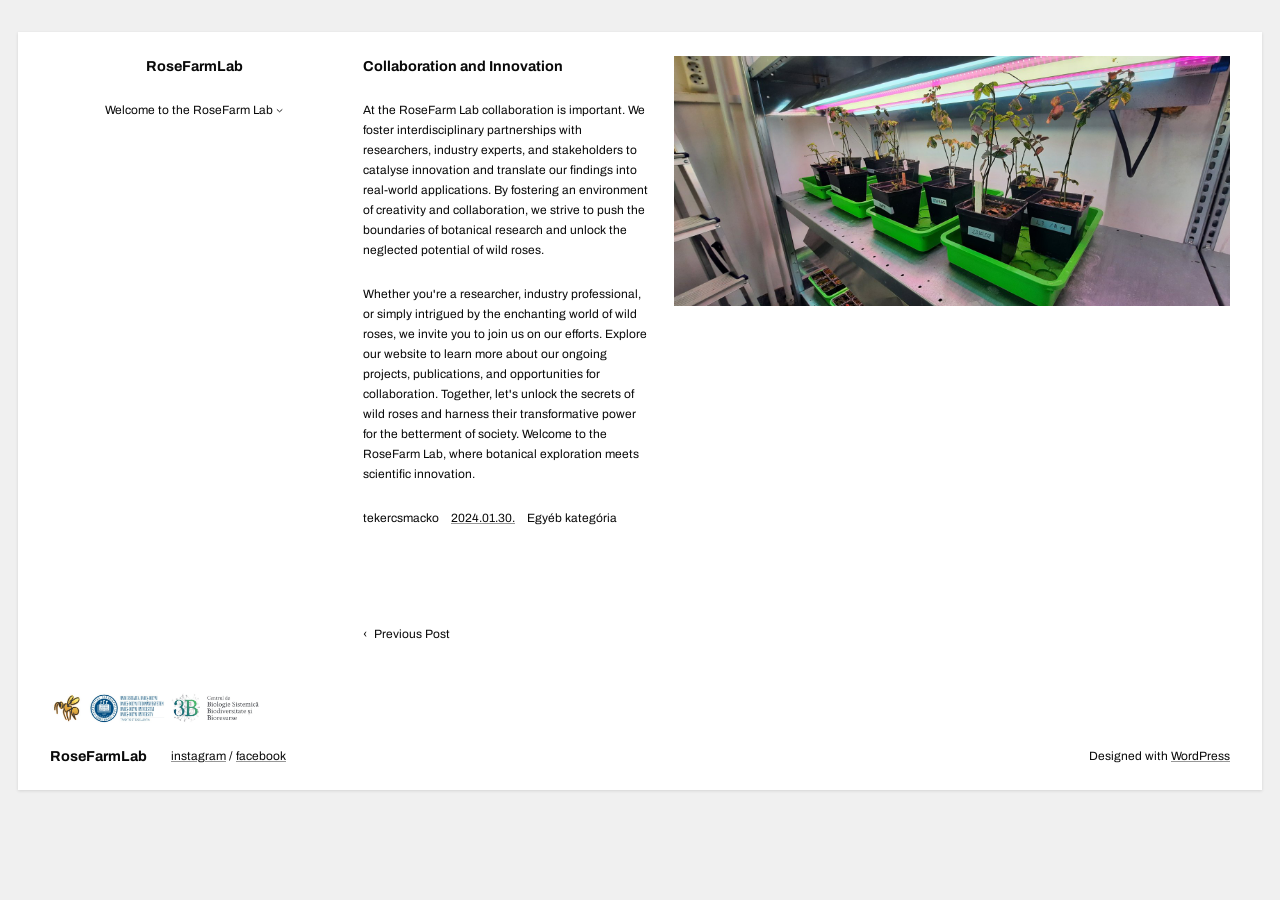
<file: 2024/01/30/first-in/index.html>
<!doctype html>
<html lang="en">
<head>
<meta charset="utf-8">
<meta name="viewport" content="width=device-width, initial-scale=1">
<title>Collaboration and Innovation – RoseFarmLab</title>
<meta name="description" content="beasty wild roses">
<link rel="icon" href="../../../../wp-content/uploads/2024/01/cropped-gallwasp.jpg">
<link rel="stylesheet" href="../../../../assets/css/block-library.css">
<link rel="stylesheet" href="../../../../assets/css/mysa.css">
</head>
<body class="wp-site-body">
<div class="wp-site-blocks">
<div class="wp-block-group is-layout-constrained wp-block-group-is-layout-constrained">
<div class="wp-block-columns alignwide is-layout-flex wp-block-columns-is-layout-flex">
<div class="wp-block-column is-layout-flow wp-block-column-is-layout-flow" style="flex-basis:25%">
<div class="wp-block-group is-layout-flow wp-block-group-is-layout-flow is-position-sticky" style="padding-top:var(--wp--preset--spacing--50);padding-bottom:var(--wp--preset--spacing--50);position:sticky;top:0px"><header class="wp-block-template-part">
<div class="is-layout-flow wp-block-group-is-layout-flow wp-block-group"><p class="wp-block-site-title has-text-align-center"><a href="../../../../" rel="home">RoseFarmLab</a></p>


<div style="flex-direction:column;align-items:center;" class="is-layout-flex wp-block-group-is-layout-flex wp-block-group"><nav class="is-responsive items-justified-stretch is-vertical wp-block-navigation is-content-justification-stretch is-layout-flex wp-container-core-navigation-is-layout-1 wp-block-navigation-is-layout-flex" aria-label="Navigation" style="gap:0">
<button aria-haspopup="true" aria-label="Open menu" class="wp-block-navigation__responsive-container-open" data-nav-open><svg width="24" height="24" xmlns="http://www.w3.org/2000/svg" viewBox="0 0 24 24" aria-hidden="true" focusable="false"><rect x="4" y="7.5" width="16" height="1.5"></rect><rect x="4" y="15" width="16" height="1.5"></rect></svg></button>
<div class="wp-block-navigation__responsive-container has-text-color has-foreground-color has-background has-background-background-color" id="modal-1">
<div class="wp-block-navigation__responsive-close" tabindex="-1"><div class="wp-block-navigation__responsive-dialog" aria-label="Menu">
<button aria-label="Close menu" class="wp-block-navigation__responsive-container-close" data-nav-close><svg xmlns="http://www.w3.org/2000/svg" viewBox="0 0 24 24" width="24" height="24" aria-hidden="true" focusable="false"><path d="M13 11.8l6.1-6.3-1-1-6.1 6.2-6.1-6.2-1 1 6.1 6.3-6.5 6.7 1 1 6.5-6.6 6.5 6.6 1-1z"></path></svg></button>
<div class="wp-block-navigation__responsive-container-content" id="modal-1-content">
<ul class="wp-block-navigation__container is-responsive items-justified-stretch is-vertical wp-block-navigation wp-block-page-list" style="gap:0"><li class="wp-block-pages-list__item has-child wp-block-navigation-item open-on-hover-click wp-block-navigation-submenu"><a class="wp-block-pages-list__item__link wp-block-navigation-item__content" href="../../../../nevjegy/">Welcome to the RoseFarm Lab</a><button aria-label="Welcome to the RoseFarm Lab submenu" class="wp-block-navigation__submenu-icon wp-block-navigation-submenu__toggle" aria-expanded="false"><svg xmlns="http://www.w3.org/2000/svg" width="12" height="12" viewBox="0 0 12 12" fill="none" aria-hidden="true" focusable="false"><path d="M1.50002 4L6.00002 8L10.5 4" stroke-width="1.5"></path></svg></button><ul class="wp-block-navigation__submenu-container"><li class="wp-block-pages-list__item wp-block-navigation-item open-on-hover-click"><a class="wp-block-pages-list__item__link wp-block-navigation-item__content" href="../../../../nevjegy/who-we-are-2/">Who we are</a></li><li class="wp-block-pages-list__item has-child wp-block-navigation-item open-on-hover-click wp-block-navigation-submenu"><a class="wp-block-pages-list__item__link wp-block-navigation-item__content" href="../../../../nevjegy/the-community-of-roses-and-plant-gallers/">The biotic community</a><button aria-label="The biotic community submenu" class="wp-block-navigation__submenu-icon wp-block-navigation-submenu__toggle" aria-expanded="false"><svg xmlns="http://www.w3.org/2000/svg" width="12" height="12" viewBox="0 0 12 12" fill="none" aria-hidden="true" focusable="false"><path d="M1.50002 4L6.00002 8L10.5 4" stroke-width="1.5"></path></svg></button><ul class="wp-block-navigation__submenu-container"><li class="wp-block-pages-list__item wp-block-navigation-item open-on-hover-click"><a class="wp-block-pages-list__item__link wp-block-navigation-item__content" href="../../../../nevjegy/the-community-of-roses-and-plant-gallers/wild-roses/">Wild roses</a></li><li class="wp-block-pages-list__item wp-block-navigation-item open-on-hover-click"><a class="wp-block-pages-list__item__link wp-block-navigation-item__content" href="../../../../nevjegy/the-community-of-roses-and-plant-gallers/rose-gallers/">Rose gallers</a></li><li class="wp-block-pages-list__item wp-block-navigation-item open-on-hover-click"><a class="wp-block-pages-list__item__link wp-block-navigation-item__content" href="../../../../nevjegy/the-community-of-roses-and-plant-gallers/lab-rose-galls/">Lab rose galls</a></li></ul></li><li class="wp-block-pages-list__item wp-block-navigation-item open-on-hover-click"><a class="wp-block-pages-list__item__link wp-block-navigation-item__content" href="../../../../nevjegy/wild-rose-metabolites-and-extracts/">Metabolites and extracts</a></li><li class="wp-block-pages-list__item wp-block-navigation-item open-on-hover-click"><a class="wp-block-pages-list__item__link wp-block-navigation-item__content" href="../../../../nevjegy/necc/">Partners</a></li><li class="wp-block-pages-list__item wp-block-navigation-item open-on-hover-click"><a class="wp-block-pages-list__item__link wp-block-navigation-item__content" href="../../../../nevjegy/dissemination-and-outreach/">Dissemination and outreach</a></li></ul></li></ul>
</div></div></div></div></nav></div>
</div>
</header></div>
</div>
<div class="wp-block-column is-layout-flow wp-block-column-is-layout-flow" style="flex-basis:75%">
<main class="wp-block-group is-layout-flow wp-block-group-is-layout-flow" style="padding-top:var(--wp--preset--spacing--50);padding-bottom:var(--wp--preset--spacing--50)">
<div class="wp-block-columns is-layout-flex wp-block-columns-is-layout-flex">
<div class="wp-block-column is-layout-flow wp-block-column-is-layout-flow" style="flex-basis:34.0137%">
<h1 class="wp-block-post-title">Collaboration and Innovation</h1>
<div class="entry-content wp-block-post-content is-layout-flow wp-block-post-content-is-layout-flow">
<p>At the RoseFarm Lab collaboration is important. We foster interdisciplinary partnerships with researchers, industry experts, and stakeholders to catalyse innovation and translate our findings into real-world applications. By fostering an environment of creativity and collaboration, we strive to push the boundaries of botanical research and unlock the neglected potential of wild roses.</p>



<p>Whether you're a researcher, industry professional, or simply intrigued by the enchanting world of wild roses, we invite you to join us on our efforts. Explore our website to learn more about our ongoing projects, publications, and opportunities for collaboration. Together, let's unlock the secrets of wild roses and harness their transformative power for the betterment of society. Welcome to the RoseFarm Lab, where botanical exploration meets scientific innovation.</p>




</div>
<div class="wp-block-group is-layout-flex wp-block-group-is-layout-flex" style="gap:var(--wp--preset--spacing--30)"><div class="wp-block-post-author"><div class="wp-block-post-author__content"><p class="wp-block-post-author__name">tekercsmacko</p></div></div><div class="wp-block-post-date"><time datetime="2024-01-30T18:03:30"><a href="../../../../2024/01/30/first-in/">2024.01.30.</a></time></div><div class="taxonomy-category wp-block-post-terms">Egyéb kategória</div></div>
</div>
<div class="wp-block-column is-layout-flow wp-block-column-is-layout-flow" style="flex-basis:65.9863%"><figure class="wp-block-post-featured-image alignfull"><img src="../../../../wp-content/uploads/2024/01/post1b.jpg" alt="" class="wp-post-image" style="object-fit:cover;"></figure></div>
</div>
<div style="height:3rem" aria-hidden="true" class="wp-block-spacer"></div>
<div class="wp-block-group is-layout-flex wp-block-group-is-layout-flex" style="flex-wrap:nowrap;justify-content:space-between"><div class="post-navigation-link-previous wp-block-post-navigation-link"><span class="wp-block-post-navigation-link__arrow-previous is-arrow-chevron" aria-hidden="true">‹</span><a href="../../../../2024/01/29/hello-world/" rel="prev">Previous Post</a></div><div></div></div>
</main>
</div>
</div>
<footer class="wp-block-template-part alignwide">
<div class="is-layout-flex wp-block-columns-is-layout-flex wp-block-columns">
<div class="is-layout-flow wp-block-column-is-layout-flow wp-block-column">
<figure class="wp-block-image size-large is-resized"><img src="../../../../wp-content/uploads/2024/02/footer_fig.jpg" alt="" class="wp-image-280" style="width:216px;height:auto" /></figure>
</div>
</div>



<div class="is-layout-flex wp-block-group-is-layout-flex wp-block-group" style="flex-wrap:nowrap;justify-content:space-between;align-items:flex-start;padding-top:0;padding-bottom:var(--wp--preset--spacing--50)">
<div style="flex-wrap:nowrap;align-items:flex-start;" class="is-layout-flex wp-block-group-is-layout-flex wp-block-group"><p class="wp-block-site-title" style="line-height:1.388888889"><a href="../../../../" rel="home">RoseFarmLab</a></p>


<p><a href="https://www.instagram.com/rosefarm_lab/" target="_blank" rel="noreferrer noopener">instagram</a> / <a href="https://www.facebook.com/profile.php?id=61555940413858" target="_blank" rel="noreferrer noopener nofollow">facebook</a></p>
</div>



<p>Designed with <a href="https://wordpress.org" rel="nofollow">WordPress</a></p>
</div>
</footer>
</div>
</div>
<script src="../../../../assets/js/navigation.js"></script>
</body>
</html>
</file>
<file: assets/css/block-library.css>
/**
*  Converts a hex value into the rgb equivalent.
*
* @param {string} hex - the hexadecimal value to convert
* @return {string} comma separated rgb values
*/
/**
 * Colors
 */
/**
 * Breakpoints & Media Queries
 */
/**
 * SCSS Variables.
 *
 * Please use variables from this sheet to ensure consistency across the UI.
 * Don't add to this sheet unless you're pretty sure the value will be reused in many places.
 * For example, don't add rules to this sheet that affect block visuals. It's purely for UI.
 */
/**
*  Converts a hex value into the rgb equivalent.
*
* @param {string} hex - the hexadecimal value to convert
* @return {string} comma separated rgb values
*/
/**
 * Colors
 */
/**
 * Fonts & basic variables.
 */
/**
 * Grid System.
 * https://make.wordpress.org/design/2019/10/31/proposal-a-consistent-spacing-system-for-wordpress/
 */
/**
 * Dimensions.
 */
/**
 * Shadows.
 */
/**
 * Editor widths.
 */
/**
 * Block & Editor UI.
 */
/**
 * Block paddings.
 */
/**
 * React Native specific.
 * These variables do not appear to be used anywhere else.
 */
/**
*  Converts a hex value into the rgb equivalent.
*
* @param {string} hex - the hexadecimal value to convert
* @return {string} comma separated rgb values
*/
/**
 * Long content fade mixin
 *
 * Creates a fading overlay to signify that the content is longer
 * than the space allows.
 */
/**
 * Breakpoint mixins
 */
/**
 * Focus styles.
 */
/**
 * Applies editor left position to the selector passed as argument
 */
/**
 * Styles that are reused verbatim in a few places
 */
/**
 * Allows users to opt-out of animations via OS-level preferences.
 */
/**
 * Reset default styles for JavaScript UI based pages.
 * This is a WP-admin agnostic reset
 */
/**
 * Reset the WP Admin page styles for Gutenberg-like pages.
 */
:root {
  --wp-admin-theme-color: #007cba;
  --wp-admin-theme-color--rgb: 0, 124, 186;
  --wp-admin-theme-color-darker-10: #006ba1;
  --wp-admin-theme-color-darker-10--rgb: 0, 107, 161;
  --wp-admin-theme-color-darker-20: #005a87;
  --wp-admin-theme-color-darker-20--rgb: 0, 90, 135;
  --wp-admin-border-width-focus: 2px;
  --wp-block-synced-color: #7a00df;
  --wp-block-synced-color--rgb: 122, 0, 223;
}
@media (-webkit-min-device-pixel-ratio: 2), (min-resolution: 192dpi) {
  :root {
    --wp-admin-border-width-focus: 1.5px;
  }
}

/**
 * Element styles.
 */
.wp-element-button {
  cursor: pointer;
}

:root {
  /*
   * Our classes uses the same values we set for gradient value attributes,
   * and we can not use spacing because of WP multi site kses rule.
   */
  /* stylelint-disable function-comma-space-after */
  /* stylelint-enable function-comma-space-after */
  --wp--preset--font-size--normal: 16px;
  --wp--preset--font-size--huge: 42px;
}
:root .has-very-light-gray-background-color {
  background-color: #eee;
}
:root .has-very-dark-gray-background-color {
  background-color: #313131;
}
:root .has-very-light-gray-color {
  color: #eee;
}
:root .has-very-dark-gray-color {
  color: #313131;
}
:root .has-vivid-green-cyan-to-vivid-cyan-blue-gradient-background {
  background: linear-gradient(135deg, #00d084 0%, #0693e3 100%);
}
:root .has-purple-crush-gradient-background {
  background: linear-gradient(135deg, #34e2e4 0%, #4721fb 50%, #ab1dfe 100%);
}
:root .has-hazy-dawn-gradient-background {
  background: linear-gradient(135deg, #faaca8 0%, #dad0ec 100%);
}
:root .has-subdued-olive-gradient-background {
  background: linear-gradient(135deg, #fafae1 0%, #67a671 100%);
}
:root .has-atomic-cream-gradient-background {
  background: linear-gradient(135deg, #fdd79a 0%, #004a59 100%);
}
:root .has-nightshade-gradient-background {
  background: linear-gradient(135deg, #330968 0%, #31cdcf 100%);
}
:root .has-midnight-gradient-background {
  background: linear-gradient(135deg, #020381 0%, #2874fc 100%);
}

.has-regular-font-size {
  font-size: 1em;
}

.has-larger-font-size {
  font-size: 2.625em;
}

.has-normal-font-size {
  font-size: var(--wp--preset--font-size--normal);
}

.has-huge-font-size {
  font-size: var(--wp--preset--font-size--huge);
}

.has-text-align-center {
  text-align: center;
}

.has-text-align-left {
  /*rtl:ignore*/
  text-align: left;
}

.has-text-align-right {
  /*rtl:ignore*/
  text-align: right;
}

#end-resizable-editor-section {
  display: none;
}

.aligncenter {
  clear: both;
}

.items-justified-left {
  justify-content: flex-start;
}

.items-justified-center {
  justify-content: center;
}

.items-justified-right {
  justify-content: flex-end;
}

.items-justified-space-between {
  justify-content: space-between;
}

.screen-reader-text {
  border: 0;
  clip: rect(1px, 1px, 1px, 1px);
  clip-path: inset(50%);
  height: 1px;
  margin: -1px;
  overflow: hidden;
  padding: 0;
  position: absolute;
  width: 1px;
  word-wrap: normal !important;
}

.screen-reader-text:focus {
  background-color: #ddd;
  clip: auto !important;
  clip-path: none;
  color: #444;
  display: block;
  font-size: 1em;
  height: auto;
  left: 5px;
  line-height: normal;
  padding: 15px 23px 14px;
  text-decoration: none;
  top: 5px;
  width: auto;
  z-index: 100000;
}

/**
 * The following provide a simple means of applying a default border style when
 * a user first makes a selection in the border block support panel.
 * This prevents issues such as where the user could set a border width
 * and see no border due there being no border style set.
 *
 * This is intended to be removed once intelligent defaults can be set while
 * making border selections via the block support.
 *
 * See: https://github.com/WordPress/gutenberg/pull/33743
 */
html :where(.has-border-color) {
  border-style: solid;
}

html :where([style*="border-top-color"]) {
  border-top-style: solid;
}

html :where([style*="border-right-color"]) {
  border-right-style: solid;
}

html :where([style*="border-bottom-color"]) {
  border-bottom-style: solid;
}

html :where([style*="border-left-color"]) {
  border-left-style: solid;
}

html :where([style*="border-width"]) {
  border-style: solid;
}

html :where([style*="border-top-width"]) {
  border-top-style: solid;
}

html :where([style*="border-right-width"]) {
  border-right-style: solid;
}

html :where([style*="border-bottom-width"]) {
  border-bottom-style: solid;
}

html :where([style*="border-left-width"]) {
  border-left-style: solid;
}

/**
 * Provide baseline responsiveness for images.
 */
html :where(img[class*="wp-image-"]) {
  height: auto;
  max-width: 100%;
}

/**
 * Reset user agent styles for figure element margins.
 */
:where(figure) {
  margin: 0 0 1em 0;
}

html :where(.is-position-sticky) {
  /* stylelint-disable length-zero-no-unit */
  --wp-admin--admin-bar--position-offset: var(--wp-admin--admin-bar--height, 0px);
  /* stylelint-enable length-zero-no-unit */
}

@media screen and (max-width: 600px) {
  html :where(.is-position-sticky) {
    /* stylelint-disable length-zero-no-unit */
    --wp-admin--admin-bar--position-offset: 0px;
    /* stylelint-enable length-zero-no-unit */
  }
}
@charset "UTF-8";
/**
*  Converts a hex value into the rgb equivalent.
*
* @param {string} hex - the hexadecimal value to convert
* @return {string} comma separated rgb values
*/
/**
 * Colors
 */
/**
 * Breakpoints & Media Queries
 */
/**
 * SCSS Variables.
 *
 * Please use variables from this sheet to ensure consistency across the UI.
 * Don't add to this sheet unless you're pretty sure the value will be reused in many places.
 * For example, don't add rules to this sheet that affect block visuals. It's purely for UI.
 */
/**
*  Converts a hex value into the rgb equivalent.
*
* @param {string} hex - the hexadecimal value to convert
* @return {string} comma separated rgb values
*/
/**
 * Colors
 */
/**
 * Fonts & basic variables.
 */
/**
 * Grid System.
 * https://make.wordpress.org/design/2019/10/31/proposal-a-consistent-spacing-system-for-wordpress/
 */
/**
 * Dimensions.
 */
/**
 * Shadows.
 */
/**
 * Editor widths.
 */
/**
 * Block & Editor UI.
 */
/**
 * Block paddings.
 */
/**
 * React Native specific.
 * These variables do not appear to be used anywhere else.
 */
/**
*  Converts a hex value into the rgb equivalent.
*
* @param {string} hex - the hexadecimal value to convert
* @return {string} comma separated rgb values
*/
/**
 * Long content fade mixin
 *
 * Creates a fading overlay to signify that the content is longer
 * than the space allows.
 */
/**
 * Breakpoint mixins
 */
/**
 * Focus styles.
 */
/**
 * Applies editor left position to the selector passed as argument
 */
/**
 * Styles that are reused verbatim in a few places
 */
/**
 * Allows users to opt-out of animations via OS-level preferences.
 */
/**
 * Reset default styles for JavaScript UI based pages.
 * This is a WP-admin agnostic reset
 */
/**
 * Reset the WP Admin page styles for Gutenberg-like pages.
 */
.wp-block-archives {
  box-sizing: border-box;
}

.wp-block-archives-dropdown label {
  display: block;
}

.wp-block-avatar {
  box-sizing: border-box;
  line-height: 0;
}
.wp-block-avatar img {
  box-sizing: border-box;
}
.wp-block-avatar.aligncenter {
  text-align: center;
}

.wp-block-audio {
  box-sizing: border-box;
}
.wp-block-audio figcaption {
  margin-top: 0.5em;
  margin-bottom: 1em;
}
.wp-block-audio audio {
  width: 100%;
  min-width: 300px;
}

.wp-block-button__link {
  cursor: pointer;
  display: inline-block;
  text-align: center;
  word-break: break-word;
  box-sizing: border-box;
}
.wp-block-button__link.aligncenter {
  text-align: center;
}
.wp-block-button__link.alignright {
  /*rtl:ignore*/
  text-align: right;
}

:where(.wp-block-button__link) {
  box-shadow: none;
  text-decoration: none;
  border-radius: 9999px;
  padding: calc(0.667em + 2px) calc(1.333em + 2px);
}

.wp-block-button[style*=text-decoration] .wp-block-button__link {
  text-decoration: inherit;
}

.wp-block-buttons > .wp-block-button.has-custom-width {
  max-width: none;
}
.wp-block-buttons > .wp-block-button.has-custom-width .wp-block-button__link {
  width: 100%;
}
.wp-block-buttons > .wp-block-button.has-custom-font-size .wp-block-button__link {
  font-size: inherit;
}
.wp-block-buttons > .wp-block-button.wp-block-button__width-25 {
  width: calc(25% - (var(--wp--style--block-gap, 0.5em) * 0.75));
}
.wp-block-buttons > .wp-block-button.wp-block-button__width-50 {
  width: calc(50% - (var(--wp--style--block-gap, 0.5em) * 0.5));
}
.wp-block-buttons > .wp-block-button.wp-block-button__width-75 {
  width: calc(75% - (var(--wp--style--block-gap, 0.5em) * 0.25));
}
.wp-block-buttons > .wp-block-button.wp-block-button__width-100 {
  width: 100%;
  flex-basis: 100%;
}

.wp-block-buttons.is-vertical > .wp-block-button.wp-block-button__width-25 {
  width: 25%;
}
.wp-block-buttons.is-vertical > .wp-block-button.wp-block-button__width-50 {
  width: 50%;
}
.wp-block-buttons.is-vertical > .wp-block-button.wp-block-button__width-75 {
  width: 75%;
}

.wp-block-button.is-style-squared,
.wp-block-button__link.wp-block-button.is-style-squared {
  border-radius: 0;
}

.wp-block-button.no-border-radius,
.wp-block-button__link.no-border-radius {
  border-radius: 0 !important;
}

.wp-block-button.is-style-outline > .wp-block-button__link,
.wp-block-button .wp-block-button__link.is-style-outline {
  border: 2px solid currentColor;
  padding: 0.667em 1.333em;
}

.wp-block-button.is-style-outline > .wp-block-button__link:not(.has-text-color),
.wp-block-button .wp-block-button__link.is-style-outline:not(.has-text-color) {
  color: currentColor;
}

.wp-block-button.is-style-outline > .wp-block-button__link:not(.has-background),
.wp-block-button .wp-block-button__link.is-style-outline:not(.has-background) {
  background-color: transparent;
  background-image: none;
}

.wp-block-button .wp-block-button__link:where(.has-border-color) {
  border-width: initial;
}
.wp-block-button .wp-block-button__link:where([style*="border-top-color"]) {
  border-top-width: initial;
}
.wp-block-button .wp-block-button__link:where([style*="border-right-color"]) {
  border-right-width: initial;
}
.wp-block-button .wp-block-button__link:where([style*="border-bottom-color"]) {
  border-bottom-width: initial;
}
.wp-block-button .wp-block-button__link:where([style*="border-left-color"]) {
  border-left-width: initial;
}
.wp-block-button .wp-block-button__link:where([style*="border-style"]) {
  border-width: initial;
}
.wp-block-button .wp-block-button__link:where([style*="border-top-style"]) {
  border-top-width: initial;
}
.wp-block-button .wp-block-button__link:where([style*="border-right-style"]) {
  border-right-width: initial;
}
.wp-block-button .wp-block-button__link:where([style*="border-bottom-style"]) {
  border-bottom-width: initial;
}
.wp-block-button .wp-block-button__link:where([style*="border-left-style"]) {
  border-left-width: initial;
}

.wp-block-buttons {
  /* stylelint-disable indentation */
}
.wp-block-buttons.is-vertical {
  flex-direction: column;
}
.wp-block-buttons.is-vertical > .wp-block-button:last-child {
  margin-bottom: 0;
}
.wp-block-buttons > .wp-block-button {
  display: inline-block;
  margin: 0;
}
.wp-block-buttons.is-content-justification-left {
  justify-content: flex-start;
}
.wp-block-buttons.is-content-justification-left.is-vertical {
  align-items: flex-start;
}
.wp-block-buttons.is-content-justification-center {
  justify-content: center;
}
.wp-block-buttons.is-content-justification-center.is-vertical {
  align-items: center;
}
.wp-block-buttons.is-content-justification-right {
  justify-content: flex-end;
}
.wp-block-buttons.is-content-justification-right.is-vertical {
  align-items: flex-end;
}
.wp-block-buttons.is-content-justification-space-between {
  justify-content: space-between;
}
.wp-block-buttons.aligncenter {
  text-align: center;
}
.wp-block-buttons:not(.is-content-justification-space-between,
.is-content-justification-right,
.is-content-justification-left,
.is-content-justification-center) .wp-block-button.aligncenter {
  /* stylelint-enable indentation */
  margin-left: auto;
  margin-right: auto;
  width: 100%;
}
.wp-block-buttons[style*=text-decoration] .wp-block-button,
.wp-block-buttons[style*=text-decoration] .wp-block-button__link {
  text-decoration: inherit;
}
.wp-block-buttons.has-custom-font-size .wp-block-button__link {
  font-size: inherit;
}

.wp-block-button.aligncenter {
  text-align: center;
}

.wp-block-calendar {
  text-align: center;
}
.wp-block-calendar th,
.wp-block-calendar td {
  padding: 0.25em;
  border: 1px solid;
}
.wp-block-calendar th {
  font-weight: 400;
}
.wp-block-calendar caption {
  background-color: inherit;
}
.wp-block-calendar table {
  width: 100%;
  border-collapse: collapse;
}
.wp-block-calendar table:where(:not(.has-text-color)) {
  color: #40464d;
}
.wp-block-calendar table:where(:not(.has-text-color)) th,
.wp-block-calendar table:where(:not(.has-text-color)) td {
  border-color: #ddd;
}
.wp-block-calendar table.has-background th {
  background-color: inherit;
}
.wp-block-calendar table.has-text-color th {
  color: inherit;
}

:where(.wp-block-calendar table:not(.has-background) th) {
  background: #ddd;
}

.wp-block-categories {
  box-sizing: border-box;
  /* Only apply the text align on dropdowns, not lists. */
}
.wp-block-categories.alignleft {
  /*rtl:ignore*/
  margin-right: 2em;
}
.wp-block-categories.alignright {
  /*rtl:ignore*/
  margin-left: 2em;
}
.wp-block-categories.wp-block-categories-dropdown.aligncenter {
  text-align: center;
}

.wp-block-code {
  box-sizing: border-box;
}
.wp-block-code code {
  display: block;
  font-family: inherit;
  overflow-wrap: break-word;
  white-space: pre-wrap;
}

.wp-block-columns {
  display: flex;
  box-sizing: border-box;
  flex-wrap: wrap !important;
  align-items: initial !important;
  /**
  * All Columns Alignment
  */
}
@media (min-width: 782px) {
  .wp-block-columns {
    flex-wrap: nowrap !important;
  }
}
.wp-block-columns.are-vertically-aligned-top {
  align-items: flex-start;
}
.wp-block-columns.are-vertically-aligned-center {
  align-items: center;
}
.wp-block-columns.are-vertically-aligned-bottom {
  align-items: flex-end;
}
@media (max-width: 781px) {
  .wp-block-columns:not(.is-not-stacked-on-mobile) > .wp-block-column {
    flex-basis: 100% !important;
  }
}
@media (min-width: 782px) {
  .wp-block-columns:not(.is-not-stacked-on-mobile) > .wp-block-column {
    flex-basis: 0;
    flex-grow: 1;
  }
  .wp-block-columns:not(.is-not-stacked-on-mobile) > .wp-block-column[style*=flex-basis] {
    flex-grow: 0;
  }
}
.wp-block-columns.is-not-stacked-on-mobile {
  flex-wrap: nowrap !important;
}
.wp-block-columns.is-not-stacked-on-mobile > .wp-block-column {
  flex-basis: 0;
  flex-grow: 1;
}
.wp-block-columns.is-not-stacked-on-mobile > .wp-block-column[style*=flex-basis] {
  flex-grow: 0;
}

:where(.wp-block-columns) {
  margin-bottom: 1.75em;
}

:where(.wp-block-columns.has-background) {
  padding: 1.25em 2.375em;
}

.wp-block-column {
  flex-grow: 1;
  min-width: 0;
  word-break: break-word;
  overflow-wrap: break-word;
  /**
  * Individual Column Alignment
  */
}
.wp-block-column.is-vertically-aligned-top {
  align-self: flex-start;
}
.wp-block-column.is-vertically-aligned-center {
  align-self: center;
}
.wp-block-column.is-vertically-aligned-bottom {
  align-self: flex-end;
}
.wp-block-column.is-vertically-aligned-stretch {
  align-self: stretch;
}
.wp-block-column.is-vertically-aligned-top, .wp-block-column.is-vertically-aligned-center, .wp-block-column.is-vertically-aligned-bottom {
  width: 100%;
}

/* Styles for backwards compatibility with the legacy `post-comments` block */
.wp-block-post-comments {
  box-sizing: border-box;
  /* utility classes */
  /* end utility classes */
}
.wp-block-post-comments .alignleft {
  float: left;
}
.wp-block-post-comments .alignright {
  float: right;
}
.wp-block-post-comments .navigation::after {
  content: "";
  display: table;
  clear: both;
}
.wp-block-post-comments .commentlist {
  clear: both;
  list-style: none;
  margin: 0;
  padding: 0;
}
.wp-block-post-comments .commentlist .comment {
  min-height: 2.25em;
  padding-left: 3.25em;
}
.wp-block-post-comments .commentlist .comment p {
  font-size: 1em;
  line-height: 1.8;
  margin: 1em 0;
}
.wp-block-post-comments .commentlist .children {
  list-style: none;
  margin: 0;
  padding: 0;
}
.wp-block-post-comments .comment-author {
  line-height: 1.5;
}
.wp-block-post-comments .comment-author .avatar {
  border-radius: 1.5em;
  display: block;
  float: left;
  height: 2.5em;
  margin-top: 0.5em;
  margin-right: 0.75em;
  width: 2.5em;
}
.wp-block-post-comments .comment-author cite {
  font-style: normal;
}
.wp-block-post-comments .comment-meta {
  font-size: 0.875em;
  line-height: 1.5;
}
.wp-block-post-comments .comment-meta b {
  font-weight: normal;
}
.wp-block-post-comments .comment-meta .comment-awaiting-moderation {
  margin-top: 1em;
  margin-bottom: 1em;
  display: block;
}
.wp-block-post-comments .comment-body .commentmetadata {
  font-size: 0.875em;
}
.wp-block-post-comments .comment-form-comment label,
.wp-block-post-comments .comment-form-author label,
.wp-block-post-comments .comment-form-email label,
.wp-block-post-comments .comment-form-url label {
  display: block;
  margin-bottom: 0.25em;
}
.wp-block-post-comments .comment-form textarea,
.wp-block-post-comments .comment-form input:not([type=submit]):not([type=checkbox]) {
  display: block;
  box-sizing: border-box;
  width: 100%;
}
.wp-block-post-comments .comment-form-cookies-consent {
  display: flex;
  gap: 0.25em;
}
.wp-block-post-comments .comment-form-cookies-consent #wp-comment-cookies-consent {
  margin-top: 0.35em;
}
.wp-block-post-comments .comment-reply-title {
  margin-bottom: 0;
}
.wp-block-post-comments .comment-reply-title :where(small) {
  font-size: var(--wp--preset--font-size--medium, smaller);
  margin-left: 0.5em;
}
.wp-block-post-comments .reply {
  font-size: 0.875em;
  margin-bottom: 1.4em;
}
.wp-block-post-comments textarea,
.wp-block-post-comments input:not([type=submit]) {
  border: 1px solid #949494;
  font-size: 1em;
  font-family: inherit;
}
.wp-block-post-comments textarea,
.wp-block-post-comments input:not([type=submit]):not([type=checkbox]) {
  padding: calc(0.667em + 2px);
}

:where(.wp-block-post-comments input[type="submit"]) {
  border: none;
}

.wp-block-comments-pagination > .wp-block-comments-pagination-next,
.wp-block-comments-pagination > .wp-block-comments-pagination-previous,
.wp-block-comments-pagination > .wp-block-comments-pagination-numbers {
  /*rtl:ignore*/
  margin-right: 0.5em;
  margin-bottom: 0.5em;
}
.wp-block-comments-pagination > .wp-block-comments-pagination-next:last-child,
.wp-block-comments-pagination > .wp-block-comments-pagination-previous:last-child,
.wp-block-comments-pagination > .wp-block-comments-pagination-numbers:last-child {
  /*rtl:ignore*/
  margin-right: 0;
}
.wp-block-comments-pagination .wp-block-comments-pagination-previous-arrow {
  margin-right: 1ch;
  display: inline-block;
}
.wp-block-comments-pagination .wp-block-comments-pagination-previous-arrow:not(.is-arrow-chevron) {
  transform: scaleX(1) /*rtl:scaleX(-1);*/;
}
.wp-block-comments-pagination .wp-block-comments-pagination-next-arrow {
  margin-left: 1ch;
  display: inline-block;
}
.wp-block-comments-pagination .wp-block-comments-pagination-next-arrow:not(.is-arrow-chevron) {
  transform: scaleX(1) /*rtl:scaleX(-1);*/;
}
.wp-block-comments-pagination.aligncenter {
  justify-content: center;
}

.wp-block-comment-template {
  box-sizing: border-box;
  margin-bottom: 0;
  max-width: 100%;
  list-style: none;
  padding: 0;
}
.wp-block-comment-template li {
  clear: both;
}
.wp-block-comment-template ol {
  margin-bottom: 0;
  max-width: 100%;
  list-style: none;
  padding-left: 2rem;
}
.wp-block-comment-template.alignleft {
  float: left;
}
.wp-block-comment-template.aligncenter {
  margin-left: auto;
  margin-right: auto;
  width: -moz-fit-content;
  width: fit-content;
}
.wp-block-comment-template.alignright {
  float: right;
}

.wp-block-cover-image,
.wp-block-cover {
  position: relative;
  background-position: center center;
  min-height: 430px;
  display: flex;
  justify-content: center;
  align-items: center;
  padding: 1em;
  overflow: hidden;
  overflow: clip;
  box-sizing: border-box;
  /*rtl:raw: direction: ltr; */
  /**
   * Set a default background color for has-background-dim _unless_ it includes another
   * background-color class (e.g. has-green-background-color). The presence of another
   * background-color class implies that another style will provide the background color
   * for the overlay.
   *
   * See:
   *   - Issue with background color specificity: https://github.com/WordPress/gutenberg/issues/26545
   *   - Issue with alternative fix: https://github.com/WordPress/gutenberg/issues/26545
   */
}
.wp-block-cover-image.has-background-dim:not([class*=-background-color]),
.wp-block-cover-image .has-background-dim:not([class*=-background-color]),
.wp-block-cover.has-background-dim:not([class*=-background-color]),
.wp-block-cover .has-background-dim:not([class*=-background-color]) {
  background-color: #000;
}
.wp-block-cover-image .has-background-dim.has-background-gradient,
.wp-block-cover .has-background-dim.has-background-gradient {
  background-color: transparent;
}
.wp-block-cover-image.has-background-dim::before,
.wp-block-cover.has-background-dim::before {
  content: "";
  background-color: inherit;
}
.wp-block-cover-image.has-background-dim:not(.has-background-gradient)::before,
.wp-block-cover-image .wp-block-cover__background,
.wp-block-cover-image .wp-block-cover__gradient-background,
.wp-block-cover.has-background-dim:not(.has-background-gradient)::before,
.wp-block-cover .wp-block-cover__background,
.wp-block-cover .wp-block-cover__gradient-background {
  position: absolute;
  top: 0;
  left: 0;
  bottom: 0;
  right: 0;
  z-index: 1;
  opacity: 0.5;
}
.wp-block-cover-image.has-background-dim.has-background-dim-10:not(.has-background-gradient)::before,
.wp-block-cover-image.has-background-dim.has-background-dim-10 .wp-block-cover__background,
.wp-block-cover-image.has-background-dim.has-background-dim-10 .wp-block-cover__gradient-background,
.wp-block-cover.has-background-dim.has-background-dim-10:not(.has-background-gradient)::before,
.wp-block-cover.has-background-dim.has-background-dim-10 .wp-block-cover__background,
.wp-block-cover.has-background-dim.has-background-dim-10 .wp-block-cover__gradient-background {
  opacity: 0.1;
}
.wp-block-cover-image.has-background-dim.has-background-dim-20:not(.has-background-gradient)::before,
.wp-block-cover-image.has-background-dim.has-background-dim-20 .wp-block-cover__background,
.wp-block-cover-image.has-background-dim.has-background-dim-20 .wp-block-cover__gradient-background,
.wp-block-cover.has-background-dim.has-background-dim-20:not(.has-background-gradient)::before,
.wp-block-cover.has-background-dim.has-background-dim-20 .wp-block-cover__background,
.wp-block-cover.has-background-dim.has-background-dim-20 .wp-block-cover__gradient-background {
  opacity: 0.2;
}
.wp-block-cover-image.has-background-dim.has-background-dim-30:not(.has-background-gradient)::before,
.wp-block-cover-image.has-background-dim.has-background-dim-30 .wp-block-cover__background,
.wp-block-cover-image.has-background-dim.has-background-dim-30 .wp-block-cover__gradient-background,
.wp-block-cover.has-background-dim.has-background-dim-30:not(.has-background-gradient)::before,
.wp-block-cover.has-background-dim.has-background-dim-30 .wp-block-cover__background,
.wp-block-cover.has-background-dim.has-background-dim-30 .wp-block-cover__gradient-background {
  opacity: 0.3;
}
.wp-block-cover-image.has-background-dim.has-background-dim-40:not(.has-background-gradient)::before,
.wp-block-cover-image.has-background-dim.has-background-dim-40 .wp-block-cover__background,
.wp-block-cover-image.has-background-dim.has-background-dim-40 .wp-block-cover__gradient-background,
.wp-block-cover.has-background-dim.has-background-dim-40:not(.has-background-gradient)::before,
.wp-block-cover.has-background-dim.has-background-dim-40 .wp-block-cover__background,
.wp-block-cover.has-background-dim.has-background-dim-40 .wp-block-cover__gradient-background {
  opacity: 0.4;
}
.wp-block-cover-image.has-background-dim.has-background-dim-50:not(.has-background-gradient)::before,
.wp-block-cover-image.has-background-dim.has-background-dim-50 .wp-block-cover__background,
.wp-block-cover-image.has-background-dim.has-background-dim-50 .wp-block-cover__gradient-background,
.wp-block-cover.has-background-dim.has-background-dim-50:not(.has-background-gradient)::before,
.wp-block-cover.has-background-dim.has-background-dim-50 .wp-block-cover__background,
.wp-block-cover.has-background-dim.has-background-dim-50 .wp-block-cover__gradient-background {
  opacity: 0.5;
}
.wp-block-cover-image.has-background-dim.has-background-dim-60:not(.has-background-gradient)::before,
.wp-block-cover-image.has-background-dim.has-background-dim-60 .wp-block-cover__background,
.wp-block-cover-image.has-background-dim.has-background-dim-60 .wp-block-cover__gradient-background,
.wp-block-cover.has-background-dim.has-background-dim-60:not(.has-background-gradient)::before,
.wp-block-cover.has-background-dim.has-background-dim-60 .wp-block-cover__background,
.wp-block-cover.has-background-dim.has-background-dim-60 .wp-block-cover__gradient-background {
  opacity: 0.6;
}
.wp-block-cover-image.has-background-dim.has-background-dim-70:not(.has-background-gradient)::before,
.wp-block-cover-image.has-background-dim.has-background-dim-70 .wp-block-cover__background,
.wp-block-cover-image.has-background-dim.has-background-dim-70 .wp-block-cover__gradient-background,
.wp-block-cover.has-background-dim.has-background-dim-70:not(.has-background-gradient)::before,
.wp-block-cover.has-background-dim.has-background-dim-70 .wp-block-cover__background,
.wp-block-cover.has-background-dim.has-background-dim-70 .wp-block-cover__gradient-background {
  opacity: 0.7;
}
.wp-block-cover-image.has-background-dim.has-background-dim-80:not(.has-background-gradient)::before,
.wp-block-cover-image.has-background-dim.has-background-dim-80 .wp-block-cover__background,
.wp-block-cover-image.has-background-dim.has-background-dim-80 .wp-block-cover__gradient-background,
.wp-block-cover.has-background-dim.has-background-dim-80:not(.has-background-gradient)::before,
.wp-block-cover.has-background-dim.has-background-dim-80 .wp-block-cover__background,
.wp-block-cover.has-background-dim.has-background-dim-80 .wp-block-cover__gradient-background {
  opacity: 0.8;
}
.wp-block-cover-image.has-background-dim.has-background-dim-90:not(.has-background-gradient)::before,
.wp-block-cover-image.has-background-dim.has-background-dim-90 .wp-block-cover__background,
.wp-block-cover-image.has-background-dim.has-background-dim-90 .wp-block-cover__gradient-background,
.wp-block-cover.has-background-dim.has-background-dim-90:not(.has-background-gradient)::before,
.wp-block-cover.has-background-dim.has-background-dim-90 .wp-block-cover__background,
.wp-block-cover.has-background-dim.has-background-dim-90 .wp-block-cover__gradient-background {
  opacity: 0.9;
}
.wp-block-cover-image.has-background-dim.has-background-dim-100:not(.has-background-gradient)::before,
.wp-block-cover-image.has-background-dim.has-background-dim-100 .wp-block-cover__background,
.wp-block-cover-image.has-background-dim.has-background-dim-100 .wp-block-cover__gradient-background,
.wp-block-cover.has-background-dim.has-background-dim-100:not(.has-background-gradient)::before,
.wp-block-cover.has-background-dim.has-background-dim-100 .wp-block-cover__background,
.wp-block-cover.has-background-dim.has-background-dim-100 .wp-block-cover__gradient-background {
  opacity: 1;
}
.wp-block-cover-image .wp-block-cover__gradient-background.has-background-dim.has-background-dim-0,
.wp-block-cover-image .wp-block-cover__background.has-background-dim.has-background-dim-0,
.wp-block-cover .wp-block-cover__gradient-background.has-background-dim.has-background-dim-0,
.wp-block-cover .wp-block-cover__background.has-background-dim.has-background-dim-0 {
  opacity: 0;
}
.wp-block-cover-image .wp-block-cover__gradient-background.has-background-dim.has-background-dim-10,
.wp-block-cover-image .wp-block-cover__background.has-background-dim.has-background-dim-10,
.wp-block-cover .wp-block-cover__gradient-background.has-background-dim.has-background-dim-10,
.wp-block-cover .wp-block-cover__background.has-background-dim.has-background-dim-10 {
  opacity: 0.1;
}
.wp-block-cover-image .wp-block-cover__gradient-background.has-background-dim.has-background-dim-20,
.wp-block-cover-image .wp-block-cover__background.has-background-dim.has-background-dim-20,
.wp-block-cover .wp-block-cover__gradient-background.has-background-dim.has-background-dim-20,
.wp-block-cover .wp-block-cover__background.has-background-dim.has-background-dim-20 {
  opacity: 0.2;
}
.wp-block-cover-image .wp-block-cover__gradient-background.has-background-dim.has-background-dim-30,
.wp-block-cover-image .wp-block-cover__background.has-background-dim.has-background-dim-30,
.wp-block-cover .wp-block-cover__gradient-background.has-background-dim.has-background-dim-30,
.wp-block-cover .wp-block-cover__background.has-background-dim.has-background-dim-30 {
  opacity: 0.3;
}
.wp-block-cover-image .wp-block-cover__gradient-background.has-background-dim.has-background-dim-40,
.wp-block-cover-image .wp-block-cover__background.has-background-dim.has-background-dim-40,
.wp-block-cover .wp-block-cover__gradient-background.has-background-dim.has-background-dim-40,
.wp-block-cover .wp-block-cover__background.has-background-dim.has-background-dim-40 {
  opacity: 0.4;
}
.wp-block-cover-image .wp-block-cover__gradient-background.has-background-dim.has-background-dim-50,
.wp-block-cover-image .wp-block-cover__background.has-background-dim.has-background-dim-50,
.wp-block-cover .wp-block-cover__gradient-background.has-background-dim.has-background-dim-50,
.wp-block-cover .wp-block-cover__background.has-background-dim.has-background-dim-50 {
  opacity: 0.5;
}
.wp-block-cover-image .wp-block-cover__gradient-background.has-background-dim.has-background-dim-60,
.wp-block-cover-image .wp-block-cover__background.has-background-dim.has-background-dim-60,
.wp-block-cover .wp-block-cover__gradient-background.has-background-dim.has-background-dim-60,
.wp-block-cover .wp-block-cover__background.has-background-dim.has-background-dim-60 {
  opacity: 0.6;
}
.wp-block-cover-image .wp-block-cover__gradient-background.has-background-dim.has-background-dim-70,
.wp-block-cover-image .wp-block-cover__background.has-background-dim.has-background-dim-70,
.wp-block-cover .wp-block-cover__gradient-background.has-background-dim.has-background-dim-70,
.wp-block-cover .wp-block-cover__background.has-background-dim.has-background-dim-70 {
  opacity: 0.7;
}
.wp-block-cover-image .wp-block-cover__gradient-background.has-background-dim.has-background-dim-80,
.wp-block-cover-image .wp-block-cover__background.has-background-dim.has-background-dim-80,
.wp-block-cover .wp-block-cover__gradient-background.has-background-dim.has-background-dim-80,
.wp-block-cover .wp-block-cover__background.has-background-dim.has-background-dim-80 {
  opacity: 0.8;
}
.wp-block-cover-image .wp-block-cover__gradient-background.has-background-dim.has-background-dim-90,
.wp-block-cover-image .wp-block-cover__background.has-background-dim.has-background-dim-90,
.wp-block-cover .wp-block-cover__gradient-background.has-background-dim.has-background-dim-90,
.wp-block-cover .wp-block-cover__background.has-background-dim.has-background-dim-90 {
  opacity: 0.9;
}
.wp-block-cover-image .wp-block-cover__gradient-background.has-background-dim.has-background-dim-100,
.wp-block-cover-image .wp-block-cover__background.has-background-dim.has-background-dim-100,
.wp-block-cover .wp-block-cover__gradient-background.has-background-dim.has-background-dim-100,
.wp-block-cover .wp-block-cover__background.has-background-dim.has-background-dim-100 {
  opacity: 1;
}
.wp-block-cover-image.alignleft, .wp-block-cover-image.alignright,
.wp-block-cover.alignleft,
.wp-block-cover.alignright {
  max-width: 420px;
  width: 100%;
}
.wp-block-cover-image::after,
.wp-block-cover::after {
  display: block;
  content: "";
  font-size: 0;
  min-height: inherit;
}
@supports (position: sticky) {
  .wp-block-cover-image::after,
.wp-block-cover::after {
    content: none;
  }
}
.wp-block-cover-image.aligncenter, .wp-block-cover-image.alignleft, .wp-block-cover-image.alignright,
.wp-block-cover.aligncenter,
.wp-block-cover.alignleft,
.wp-block-cover.alignright {
  display: flex;
}
.wp-block-cover-image .wp-block-cover__inner-container,
.wp-block-cover .wp-block-cover__inner-container {
  width: 100%;
  z-index: 1;
  color: inherit;
  /*rtl:raw: direction: rtl; */
}
.wp-block-cover-image p:where(:not(.has-text-color)),
.wp-block-cover-image h1:where(:not(.has-text-color)),
.wp-block-cover-image h2:where(:not(.has-text-color)),
.wp-block-cover-image h3:where(:not(.has-text-color)),
.wp-block-cover-image h4:where(:not(.has-text-color)),
.wp-block-cover-image h5:where(:not(.has-text-color)),
.wp-block-cover-image h6:where(:not(.has-text-color)),
.wp-block-cover p:where(:not(.has-text-color)),
.wp-block-cover h1:where(:not(.has-text-color)),
.wp-block-cover h2:where(:not(.has-text-color)),
.wp-block-cover h3:where(:not(.has-text-color)),
.wp-block-cover h4:where(:not(.has-text-color)),
.wp-block-cover h5:where(:not(.has-text-color)),
.wp-block-cover h6:where(:not(.has-text-color)) {
  color: inherit;
}
.wp-block-cover-image.is-position-top-left,
.wp-block-cover.is-position-top-left {
  align-items: flex-start;
  justify-content: flex-start;
}
.wp-block-cover-image.is-position-top-center,
.wp-block-cover.is-position-top-center {
  align-items: flex-start;
  justify-content: center;
}
.wp-block-cover-image.is-position-top-right,
.wp-block-cover.is-position-top-right {
  align-items: flex-start;
  justify-content: flex-end;
}
.wp-block-cover-image.is-position-center-left,
.wp-block-cover.is-position-center-left {
  align-items: center;
  justify-content: flex-start;
}
.wp-block-cover-image.is-position-center-center,
.wp-block-cover.is-position-center-center {
  align-items: center;
  justify-content: center;
}
.wp-block-cover-image.is-position-center-right,
.wp-block-cover.is-position-center-right {
  align-items: center;
  justify-content: flex-end;
}
.wp-block-cover-image.is-position-bottom-left,
.wp-block-cover.is-position-bottom-left {
  align-items: flex-end;
  justify-content: flex-start;
}
.wp-block-cover-image.is-position-bottom-center,
.wp-block-cover.is-position-bottom-center {
  align-items: flex-end;
  justify-content: center;
}
.wp-block-cover-image.is-position-bottom-right,
.wp-block-cover.is-position-bottom-right {
  align-items: flex-end;
  justify-content: flex-end;
}
.wp-block-cover-image.has-custom-content-position.has-custom-content-position .wp-block-cover__inner-container,
.wp-block-cover.has-custom-content-position.has-custom-content-position .wp-block-cover__inner-container {
  margin: 0;
}
.wp-block-cover-image.has-custom-content-position.has-custom-content-position.is-position-top-left .wp-block-cover__inner-container, .wp-block-cover-image.has-custom-content-position.has-custom-content-position.is-position-top-right .wp-block-cover__inner-container, .wp-block-cover-image.has-custom-content-position.has-custom-content-position.is-position-center-left .wp-block-cover__inner-container, .wp-block-cover-image.has-custom-content-position.has-custom-content-position.is-position-center-right .wp-block-cover__inner-container, .wp-block-cover-image.has-custom-content-position.has-custom-content-position.is-position-bottom-left .wp-block-cover__inner-container, .wp-block-cover-image.has-custom-content-position.has-custom-content-position.is-position-bottom-right .wp-block-cover__inner-container,
.wp-block-cover.has-custom-content-position.has-custom-content-position.is-position-top-left .wp-block-cover__inner-container,
.wp-block-cover.has-custom-content-position.has-custom-content-position.is-position-top-right .wp-block-cover__inner-container,
.wp-block-cover.has-custom-content-position.has-custom-content-position.is-position-center-left .wp-block-cover__inner-container,
.wp-block-cover.has-custom-content-position.has-custom-content-position.is-position-center-right .wp-block-cover__inner-container,
.wp-block-cover.has-custom-content-position.has-custom-content-position.is-position-bottom-left .wp-block-cover__inner-container,
.wp-block-cover.has-custom-content-position.has-custom-content-position.is-position-bottom-right .wp-block-cover__inner-container {
  margin: 0;
  width: auto;
}
.wp-block-cover-image .wp-block-cover__image-background,
.wp-block-cover-image video.wp-block-cover__video-background,
.wp-block-cover .wp-block-cover__image-background,
.wp-block-cover video.wp-block-cover__video-background {
  position: absolute;
  top: 0;
  left: 0;
  right: 0;
  bottom: 0;
  margin: 0;
  padding: 0;
  width: 100%;
  height: 100%;
  max-width: none;
  max-height: none;
  -o-object-fit: cover;
     object-fit: cover;
  outline: none;
  border: none;
  box-shadow: none;
}

.wp-block-cover-image.has-parallax,
.wp-block-cover.has-parallax,
.wp-block-cover__image-background.has-parallax,
video.wp-block-cover__video-background.has-parallax {
  background-attachment: fixed;
  background-size: cover;
  background-repeat: no-repeat;
}
@supports (-webkit-touch-callout: inherit) {
  .wp-block-cover-image.has-parallax,
.wp-block-cover.has-parallax,
.wp-block-cover__image-background.has-parallax,
video.wp-block-cover__video-background.has-parallax {
    background-attachment: scroll;
  }
}
@media (prefers-reduced-motion: reduce) {
  .wp-block-cover-image.has-parallax,
.wp-block-cover.has-parallax,
.wp-block-cover__image-background.has-parallax,
video.wp-block-cover__video-background.has-parallax {
    background-attachment: scroll;
  }
}
.wp-block-cover-image.is-repeated,
.wp-block-cover.is-repeated,
.wp-block-cover__image-background.is-repeated,
video.wp-block-cover__video-background.is-repeated {
  background-repeat: repeat;
  background-size: auto;
}

.wp-block-cover__video-background {
  z-index: 0;
}

.wp-block-cover__image-background {
  z-index: 0;
}

section.wp-block-cover-image h2,
.wp-block-cover-image-text,
.wp-block-cover-text {
  color: #fff;
}
section.wp-block-cover-image h2 a,
section.wp-block-cover-image h2 a:hover,
section.wp-block-cover-image h2 a:focus,
section.wp-block-cover-image h2 a:active,
.wp-block-cover-image-text a,
.wp-block-cover-image-text a:hover,
.wp-block-cover-image-text a:focus,
.wp-block-cover-image-text a:active,
.wp-block-cover-text a,
.wp-block-cover-text a:hover,
.wp-block-cover-text a:focus,
.wp-block-cover-text a:active {
  color: #fff;
}

.wp-block-cover-image .wp-block-cover.has-left-content {
  justify-content: flex-start;
}
.wp-block-cover-image .wp-block-cover.has-right-content {
  justify-content: flex-end;
}

section.wp-block-cover-image.has-left-content > h2,
.wp-block-cover-image.has-left-content .wp-block-cover-image-text,
.wp-block-cover.has-left-content .wp-block-cover-text {
  margin-left: 0;
  text-align: left;
}

section.wp-block-cover-image.has-right-content > h2,
.wp-block-cover-image.has-right-content .wp-block-cover-image-text,
.wp-block-cover.has-right-content .wp-block-cover-text {
  margin-right: 0;
  text-align: right;
}

section.wp-block-cover-image > h2,
.wp-block-cover-image .wp-block-cover-image-text,
.wp-block-cover .wp-block-cover-text {
  font-size: 2em;
  line-height: 1.25;
  z-index: 1;
  margin-bottom: 0;
  max-width: 840px;
  padding: 0.44em;
  text-align: center;
}

:where(.wp-block-cover:not(.has-text-color)),
:where(.wp-block-cover-image:not(.has-text-color)) {
  color: #fff;
}

:where(.wp-block-cover.is-light:not(.has-text-color)),
:where(.wp-block-cover-image.is-light:not(.has-text-color)) {
  color: #000;
}

.wp-block-details {
  box-sizing: border-box;
  overflow: hidden;
}

.wp-block-details summary {
  cursor: pointer;
}

.wp-block[data-align=left] > [data-type="core/embed"],
.wp-block[data-align=right] > [data-type="core/embed"],
.wp-block-embed.alignleft,
.wp-block-embed.alignright {
  max-width: 360px;
  width: 100%;
}
.wp-block[data-align=left] > [data-type="core/embed"] .wp-block-embed__wrapper,
.wp-block[data-align=right] > [data-type="core/embed"] .wp-block-embed__wrapper,
.wp-block-embed.alignleft .wp-block-embed__wrapper,
.wp-block-embed.alignright .wp-block-embed__wrapper {
  min-width: 280px;
}

.wp-block-cover .wp-block-embed {
  min-width: 320px;
  min-height: 240px;
}

.wp-block-embed {
  overflow-wrap: break-word;
}
.wp-block-embed figcaption {
  margin-top: 0.5em;
  margin-bottom: 1em;
}
.wp-block-embed iframe {
  max-width: 100%;
}

.wp-block-embed__wrapper {
  position: relative;
}

.wp-embed-responsive .wp-has-aspect-ratio .wp-block-embed__wrapper::before {
  content: "";
  display: block;
  padding-top: 50%;
}
.wp-embed-responsive .wp-has-aspect-ratio iframe {
  position: absolute;
  top: 0;
  right: 0;
  bottom: 0;
  left: 0;
  height: 100%;
  width: 100%;
}

.wp-embed-responsive .wp-embed-aspect-21-9 .wp-block-embed__wrapper::before {
  padding-top: 42.85%;
}
.wp-embed-responsive .wp-embed-aspect-18-9 .wp-block-embed__wrapper::before {
  padding-top: 50%;
}
.wp-embed-responsive .wp-embed-aspect-16-9 .wp-block-embed__wrapper::before {
  padding-top: 56.25%;
}
.wp-embed-responsive .wp-embed-aspect-4-3 .wp-block-embed__wrapper::before {
  padding-top: 75%;
}
.wp-embed-responsive .wp-embed-aspect-1-1 .wp-block-embed__wrapper::before {
  padding-top: 100%;
}
.wp-embed-responsive .wp-embed-aspect-9-16 .wp-block-embed__wrapper::before {
  padding-top: 177.77%;
}
.wp-embed-responsive .wp-embed-aspect-1-2 .wp-block-embed__wrapper::before {
  padding-top: 200%;
}

.wp-block-file {
  box-sizing: border-box;
}
.wp-block-file:not(.wp-element-button) {
  font-size: 0.8em;
}
.wp-block-file.aligncenter {
  text-align: center;
}
.wp-block-file.alignright {
  /*rtl:ignore*/
  text-align: right;
}
.wp-block-file * + .wp-block-file__button {
  margin-left: 0.75em;
}

:where(.wp-block-file) {
  margin-bottom: 1.5em;
}

.wp-block-file__embed {
  margin-bottom: 1em;
}

:where(.wp-block-file__button) {
  border-radius: 2em;
  padding: 0.5em 1em;
  display: inline-block;
}
:where(.wp-block-file__button):is(a):hover, :where(.wp-block-file__button):is(a):visited, :where(.wp-block-file__button):is(a):focus, :where(.wp-block-file__button):is(a):active {
  box-shadow: none;
  color: #fff;
  opacity: 0.85;
  text-decoration: none;
}

.wp-block-form-input__label {
  width: 100%;
  display: flex;
  flex-direction: column;
  gap: 0.25em;
  margin-bottom: 0.5em;
  /*
  Small tweak to left-align the checkbox.
  Even though `:has` is not currently supported in Firefox, this is a small tweak
  and does not affect the functionality of the block or the user's experience.
  There will be a minor inconsistency between browsers. However, it's more important to provide
  a better experience for 80+% of users, until Firefox catches up and supports `:has`.
  */
}
.wp-block-form-input__label.is-label-inline {
  flex-direction: row;
  gap: 0.5em;
  align-items: center;
}
.wp-block-form-input__label.is-label-inline .wp-block-form-input__label-content {
  margin-bottom: 0.5em;
}
.wp-block-form-input__label:has(input[type=checkbox]) {
  width: -moz-fit-content;
  width: fit-content;
  flex-direction: row-reverse;
}

.wp-block-form-input__label-content {
  width: -moz-fit-content;
  width: fit-content;
}

.wp-block-form-input__input {
  padding: 0 0.5em;
  font-size: 1em;
  margin-bottom: 0.5em;
}
.wp-block-form-input__input[type=text], .wp-block-form-input__input[type=password], .wp-block-form-input__input[type=date], .wp-block-form-input__input[type=datetime], .wp-block-form-input__input[type=datetime-local], .wp-block-form-input__input[type=email], .wp-block-form-input__input[type=month], .wp-block-form-input__input[type=number], .wp-block-form-input__input[type=search], .wp-block-form-input__input[type=tel], .wp-block-form-input__input[type=time], .wp-block-form-input__input[type=url], .wp-block-form-input__input[type=week] {
  min-height: 2em;
  line-height: 2;
  border: 1px solid;
}

textarea.wp-block-form-input__input {
  min-height: 10em;
}

.wp-block-gallery:not(.has-nested-images),
.blocks-gallery-grid:not(.has-nested-images) {
  display: flex;
  flex-wrap: wrap;
  list-style-type: none;
  padding: 0;
  margin: 0;
}
.wp-block-gallery:not(.has-nested-images) .blocks-gallery-image,
.wp-block-gallery:not(.has-nested-images) .blocks-gallery-item,
.blocks-gallery-grid:not(.has-nested-images) .blocks-gallery-image,
.blocks-gallery-grid:not(.has-nested-images) .blocks-gallery-item {
  margin: 0 1em 1em 0;
  display: flex;
  flex-grow: 1;
  flex-direction: column;
  justify-content: center;
  position: relative;
  width: calc(50% - 1em);
}
.wp-block-gallery:not(.has-nested-images) .blocks-gallery-image:nth-of-type(even),
.wp-block-gallery:not(.has-nested-images) .blocks-gallery-item:nth-of-type(even),
.blocks-gallery-grid:not(.has-nested-images) .blocks-gallery-image:nth-of-type(even),
.blocks-gallery-grid:not(.has-nested-images) .blocks-gallery-item:nth-of-type(even) {
  margin-right: 0;
}
.wp-block-gallery:not(.has-nested-images) .blocks-gallery-image figure,
.wp-block-gallery:not(.has-nested-images) .blocks-gallery-item figure,
.blocks-gallery-grid:not(.has-nested-images) .blocks-gallery-image figure,
.blocks-gallery-grid:not(.has-nested-images) .blocks-gallery-item figure {
  margin: 0;
  height: 100%;
  display: flex;
  align-items: flex-end;
  justify-content: flex-start;
}
.wp-block-gallery:not(.has-nested-images) .blocks-gallery-image img,
.wp-block-gallery:not(.has-nested-images) .blocks-gallery-item img,
.blocks-gallery-grid:not(.has-nested-images) .blocks-gallery-image img,
.blocks-gallery-grid:not(.has-nested-images) .blocks-gallery-item img {
  display: block;
  max-width: 100%;
  height: auto;
  width: auto;
}
.wp-block-gallery:not(.has-nested-images) .blocks-gallery-image figcaption,
.wp-block-gallery:not(.has-nested-images) .blocks-gallery-item figcaption,
.blocks-gallery-grid:not(.has-nested-images) .blocks-gallery-image figcaption,
.blocks-gallery-grid:not(.has-nested-images) .blocks-gallery-item figcaption {
  position: absolute;
  bottom: 0;
  width: 100%;
  max-height: 100%;
  overflow: auto;
  padding: 3em 0.77em 0.7em;
  color: #fff;
  text-align: center;
  font-size: 0.8em;
  background: linear-gradient(0deg, rgba(0, 0, 0, 0.7) 0, rgba(0, 0, 0, 0.3) 70%, transparent);
  box-sizing: border-box;
  margin: 0;
  z-index: 2;
}
.wp-block-gallery:not(.has-nested-images) .blocks-gallery-image figcaption img,
.wp-block-gallery:not(.has-nested-images) .blocks-gallery-item figcaption img,
.blocks-gallery-grid:not(.has-nested-images) .blocks-gallery-image figcaption img,
.blocks-gallery-grid:not(.has-nested-images) .blocks-gallery-item figcaption img {
  display: inline;
}
.wp-block-gallery:not(.has-nested-images) figcaption,
.blocks-gallery-grid:not(.has-nested-images) figcaption {
  flex-grow: 1;
}
.wp-block-gallery:not(.has-nested-images).is-cropped .blocks-gallery-image a,
.wp-block-gallery:not(.has-nested-images).is-cropped .blocks-gallery-image img, .wp-block-gallery:not(.has-nested-images).is-cropped .blocks-gallery-item a,
.wp-block-gallery:not(.has-nested-images).is-cropped .blocks-gallery-item img,
.blocks-gallery-grid:not(.has-nested-images).is-cropped .blocks-gallery-image a,
.blocks-gallery-grid:not(.has-nested-images).is-cropped .blocks-gallery-image img,
.blocks-gallery-grid:not(.has-nested-images).is-cropped .blocks-gallery-item a,
.blocks-gallery-grid:not(.has-nested-images).is-cropped .blocks-gallery-item img {
  width: 100%;
  height: 100%;
  flex: 1;
  -o-object-fit: cover;
     object-fit: cover;
}
.wp-block-gallery:not(.has-nested-images).columns-1 .blocks-gallery-image, .wp-block-gallery:not(.has-nested-images).columns-1 .blocks-gallery-item,
.blocks-gallery-grid:not(.has-nested-images).columns-1 .blocks-gallery-image,
.blocks-gallery-grid:not(.has-nested-images).columns-1 .blocks-gallery-item {
  width: 100%;
  margin-right: 0;
}
@media (min-width: 600px) {
  .wp-block-gallery:not(.has-nested-images).columns-3 .blocks-gallery-image, .wp-block-gallery:not(.has-nested-images).columns-3 .blocks-gallery-item,
.blocks-gallery-grid:not(.has-nested-images).columns-3 .blocks-gallery-image,
.blocks-gallery-grid:not(.has-nested-images).columns-3 .blocks-gallery-item {
    width: calc(33.3333333333% - 0.6666666667em);
    margin-right: 1em;
  }
  .wp-block-gallery:not(.has-nested-images).columns-4 .blocks-gallery-image, .wp-block-gallery:not(.has-nested-images).columns-4 .blocks-gallery-item,
.blocks-gallery-grid:not(.has-nested-images).columns-4 .blocks-gallery-image,
.blocks-gallery-grid:not(.has-nested-images).columns-4 .blocks-gallery-item {
    width: calc(25% - 0.75em);
    margin-right: 1em;
  }
  .wp-block-gallery:not(.has-nested-images).columns-5 .blocks-gallery-image, .wp-block-gallery:not(.has-nested-images).columns-5 .blocks-gallery-item,
.blocks-gallery-grid:not(.has-nested-images).columns-5 .blocks-gallery-image,
.blocks-gallery-grid:not(.has-nested-images).columns-5 .blocks-gallery-item {
    width: calc(20% - 0.8em);
    margin-right: 1em;
  }
  .wp-block-gallery:not(.has-nested-images).columns-6 .blocks-gallery-image, .wp-block-gallery:not(.has-nested-images).columns-6 .blocks-gallery-item,
.blocks-gallery-grid:not(.has-nested-images).columns-6 .blocks-gallery-image,
.blocks-gallery-grid:not(.has-nested-images).columns-6 .blocks-gallery-item {
    width: calc(16.6666666667% - 0.8333333333em);
    margin-right: 1em;
  }
  .wp-block-gallery:not(.has-nested-images).columns-7 .blocks-gallery-image, .wp-block-gallery:not(.has-nested-images).columns-7 .blocks-gallery-item,
.blocks-gallery-grid:not(.has-nested-images).columns-7 .blocks-gallery-image,
.blocks-gallery-grid:not(.has-nested-images).columns-7 .blocks-gallery-item {
    width: calc(14.2857142857% - 0.8571428571em);
    margin-right: 1em;
  }
  .wp-block-gallery:not(.has-nested-images).columns-8 .blocks-gallery-image, .wp-block-gallery:not(.has-nested-images).columns-8 .blocks-gallery-item,
.blocks-gallery-grid:not(.has-nested-images).columns-8 .blocks-gallery-image,
.blocks-gallery-grid:not(.has-nested-images).columns-8 .blocks-gallery-item {
    width: calc(12.5% - 0.875em);
    margin-right: 1em;
  }
  .wp-block-gallery:not(.has-nested-images).columns-1 .blocks-gallery-image:nth-of-type(1n), .wp-block-gallery:not(.has-nested-images).columns-1 .blocks-gallery-item:nth-of-type(1n),
.blocks-gallery-grid:not(.has-nested-images).columns-1 .blocks-gallery-image:nth-of-type(1n),
.blocks-gallery-grid:not(.has-nested-images).columns-1 .blocks-gallery-item:nth-of-type(1n) {
    margin-right: 0;
  }
  .wp-block-gallery:not(.has-nested-images).columns-2 .blocks-gallery-image:nth-of-type(2n), .wp-block-gallery:not(.has-nested-images).columns-2 .blocks-gallery-item:nth-of-type(2n),
.blocks-gallery-grid:not(.has-nested-images).columns-2 .blocks-gallery-image:nth-of-type(2n),
.blocks-gallery-grid:not(.has-nested-images).columns-2 .blocks-gallery-item:nth-of-type(2n) {
    margin-right: 0;
  }
  .wp-block-gallery:not(.has-nested-images).columns-3 .blocks-gallery-image:nth-of-type(3n), .wp-block-gallery:not(.has-nested-images).columns-3 .blocks-gallery-item:nth-of-type(3n),
.blocks-gallery-grid:not(.has-nested-images).columns-3 .blocks-gallery-image:nth-of-type(3n),
.blocks-gallery-grid:not(.has-nested-images).columns-3 .blocks-gallery-item:nth-of-type(3n) {
    margin-right: 0;
  }
  .wp-block-gallery:not(.has-nested-images).columns-4 .blocks-gallery-image:nth-of-type(4n), .wp-block-gallery:not(.has-nested-images).columns-4 .blocks-gallery-item:nth-of-type(4n),
.blocks-gallery-grid:not(.has-nested-images).columns-4 .blocks-gallery-image:nth-of-type(4n),
.blocks-gallery-grid:not(.has-nested-images).columns-4 .blocks-gallery-item:nth-of-type(4n) {
    margin-right: 0;
  }
  .wp-block-gallery:not(.has-nested-images).columns-5 .blocks-gallery-image:nth-of-type(5n), .wp-block-gallery:not(.has-nested-images).columns-5 .blocks-gallery-item:nth-of-type(5n),
.blocks-gallery-grid:not(.has-nested-images).columns-5 .blocks-gallery-image:nth-of-type(5n),
.blocks-gallery-grid:not(.has-nested-images).columns-5 .blocks-gallery-item:nth-of-type(5n) {
    margin-right: 0;
  }
  .wp-block-gallery:not(.has-nested-images).columns-6 .blocks-gallery-image:nth-of-type(6n), .wp-block-gallery:not(.has-nested-images).columns-6 .blocks-gallery-item:nth-of-type(6n),
.blocks-gallery-grid:not(.has-nested-images).columns-6 .blocks-gallery-image:nth-of-type(6n),
.blocks-gallery-grid:not(.has-nested-images).columns-6 .blocks-gallery-item:nth-of-type(6n) {
    margin-right: 0;
  }
  .wp-block-gallery:not(.has-nested-images).columns-7 .blocks-gallery-image:nth-of-type(7n), .wp-block-gallery:not(.has-nested-images).columns-7 .blocks-gallery-item:nth-of-type(7n),
.blocks-gallery-grid:not(.has-nested-images).columns-7 .blocks-gallery-image:nth-of-type(7n),
.blocks-gallery-grid:not(.has-nested-images).columns-7 .blocks-gallery-item:nth-of-type(7n) {
    margin-right: 0;
  }
  .wp-block-gallery:not(.has-nested-images).columns-8 .blocks-gallery-image:nth-of-type(8n), .wp-block-gallery:not(.has-nested-images).columns-8 .blocks-gallery-item:nth-of-type(8n),
.blocks-gallery-grid:not(.has-nested-images).columns-8 .blocks-gallery-image:nth-of-type(8n),
.blocks-gallery-grid:not(.has-nested-images).columns-8 .blocks-gallery-item:nth-of-type(8n) {
    margin-right: 0;
  }
}
.wp-block-gallery:not(.has-nested-images) .blocks-gallery-image:last-child,
.wp-block-gallery:not(.has-nested-images) .blocks-gallery-item:last-child,
.blocks-gallery-grid:not(.has-nested-images) .blocks-gallery-image:last-child,
.blocks-gallery-grid:not(.has-nested-images) .blocks-gallery-item:last-child {
  margin-right: 0;
}
.wp-block-gallery:not(.has-nested-images).alignleft, .wp-block-gallery:not(.has-nested-images).alignright,
.blocks-gallery-grid:not(.has-nested-images).alignleft,
.blocks-gallery-grid:not(.has-nested-images).alignright {
  max-width: 420px;
  width: 100%;
}
.wp-block-gallery:not(.has-nested-images).aligncenter .blocks-gallery-item figure,
.blocks-gallery-grid:not(.has-nested-images).aligncenter .blocks-gallery-item figure {
  justify-content: center;
}

.wp-block-gallery:not(.is-cropped) .blocks-gallery-item {
  align-self: flex-start;
}

figure.wp-block-gallery.has-nested-images {
  align-items: normal;
}

.wp-block-gallery.has-nested-images figure.wp-block-image:not(#individual-image) {
  width: calc(50% - (var(--wp--style--unstable-gallery-gap, 16px) / 2));
  margin: 0;
}
.wp-block-gallery.has-nested-images figure.wp-block-image {
  display: flex;
  flex-grow: 1;
  justify-content: center;
  position: relative;
  flex-direction: column;
  max-width: 100%;
  box-sizing: border-box;
}
.wp-block-gallery.has-nested-images figure.wp-block-image > div,
.wp-block-gallery.has-nested-images figure.wp-block-image > a {
  margin: 0;
  flex-direction: column;
  flex-grow: 1;
}
.wp-block-gallery.has-nested-images figure.wp-block-image img {
  display: block;
  height: auto;
  max-width: 100% !important;
  width: auto;
}
.wp-block-gallery.has-nested-images figure.wp-block-image figcaption {
  background: linear-gradient(0deg, rgba(0, 0, 0, 0.7) 0, rgba(0, 0, 0, 0.3) 70%, transparent);
  bottom: 0;
  color: #fff;
  font-size: 13px;
  left: 0;
  margin-bottom: 0;
  max-height: 60%;
  overflow: auto;
  padding: 0 8px 8px;
  position: absolute;
  text-align: center;
  width: 100%;
  box-sizing: border-box;
  scrollbar-width: thin;
  scrollbar-gutter: stable both-edges;
  scrollbar-color: transparent transparent;
  will-change: transform;
}
.wp-block-gallery.has-nested-images figure.wp-block-image figcaption::-webkit-scrollbar {
  width: 12px;
  height: 12px;
}
.wp-block-gallery.has-nested-images figure.wp-block-image figcaption::-webkit-scrollbar-track {
  background-color: transparent;
}
.wp-block-gallery.has-nested-images figure.wp-block-image figcaption::-webkit-scrollbar-thumb {
  background-color: transparent;
  border-radius: 8px;
  border: 3px solid transparent;
  background-clip: padding-box;
}
.wp-block-gallery.has-nested-images figure.wp-block-image figcaption:hover::-webkit-scrollbar-thumb, .wp-block-gallery.has-nested-images figure.wp-block-image figcaption:focus::-webkit-scrollbar-thumb, .wp-block-gallery.has-nested-images figure.wp-block-image figcaption:focus-within::-webkit-scrollbar-thumb {
  background-color: rgba(255, 255, 255, 0.8);
}
.wp-block-gallery.has-nested-images figure.wp-block-image figcaption:hover, .wp-block-gallery.has-nested-images figure.wp-block-image figcaption:focus, .wp-block-gallery.has-nested-images figure.wp-block-image figcaption:focus-within {
  scrollbar-color: rgba(255, 255, 255, 0.8) transparent;
}
@media (hover: none) {
  .wp-block-gallery.has-nested-images figure.wp-block-image figcaption {
    scrollbar-color: rgba(255, 255, 255, 0.8) transparent;
  }
}
.wp-block-gallery.has-nested-images figure.wp-block-image figcaption img {
  display: inline;
}
.wp-block-gallery.has-nested-images figure.wp-block-image figcaption a {
  color: inherit;
}
.wp-block-gallery.has-nested-images figure.wp-block-image.has-custom-border img {
  box-sizing: border-box;
}
.wp-block-gallery.has-nested-images figure.wp-block-image.is-style-rounded > div,
.wp-block-gallery.has-nested-images figure.wp-block-image.is-style-rounded > a, .wp-block-gallery.has-nested-images figure.wp-block-image.has-custom-border > div,
.wp-block-gallery.has-nested-images figure.wp-block-image.has-custom-border > a {
  flex: 1 1 auto;
}
.wp-block-gallery.has-nested-images figure.wp-block-image.is-style-rounded figcaption, .wp-block-gallery.has-nested-images figure.wp-block-image.has-custom-border figcaption {
  flex: initial;
  background: none;
  color: inherit;
  margin: 0;
  padding: 10px 10px 9px;
  position: relative;
}
.wp-block-gallery.has-nested-images figcaption {
  flex-grow: 1;
  flex-basis: 100%;
  text-align: center;
}
.wp-block-gallery.has-nested-images:not(.is-cropped) figure.wp-block-image:not(#individual-image) {
  margin-top: 0;
  margin-bottom: auto;
}
.wp-block-gallery.has-nested-images.is-cropped figure.wp-block-image:not(#individual-image) {
  align-self: inherit;
}
.wp-block-gallery.has-nested-images.is-cropped figure.wp-block-image:not(#individual-image) > div:not(.components-drop-zone),
.wp-block-gallery.has-nested-images.is-cropped figure.wp-block-image:not(#individual-image) > a {
  display: flex;
}
.wp-block-gallery.has-nested-images.is-cropped figure.wp-block-image:not(#individual-image) a,
.wp-block-gallery.has-nested-images.is-cropped figure.wp-block-image:not(#individual-image) img {
  width: 100%;
  flex: 1 0 0%;
  height: 100%;
  -o-object-fit: cover;
     object-fit: cover;
}
.wp-block-gallery.has-nested-images.columns-1 figure.wp-block-image:not(#individual-image) {
  width: 100%;
}
@media (min-width: 600px) {
  .wp-block-gallery.has-nested-images.columns-3 figure.wp-block-image:not(#individual-image) {
    width: calc(33.3333333333% - (var(--wp--style--unstable-gallery-gap, 16px) * 0.6666666667));
  }
  .wp-block-gallery.has-nested-images.columns-4 figure.wp-block-image:not(#individual-image) {
    width: calc(25% - (var(--wp--style--unstable-gallery-gap, 16px) * 0.75));
  }
  .wp-block-gallery.has-nested-images.columns-5 figure.wp-block-image:not(#individual-image) {
    width: calc(20% - (var(--wp--style--unstable-gallery-gap, 16px) * 0.8));
  }
  .wp-block-gallery.has-nested-images.columns-6 figure.wp-block-image:not(#individual-image) {
    width: calc(16.6666666667% - (var(--wp--style--unstable-gallery-gap, 16px) * 0.8333333333));
  }
  .wp-block-gallery.has-nested-images.columns-7 figure.wp-block-image:not(#individual-image) {
    width: calc(14.2857142857% - (var(--wp--style--unstable-gallery-gap, 16px) * 0.8571428571));
  }
  .wp-block-gallery.has-nested-images.columns-8 figure.wp-block-image:not(#individual-image) {
    width: calc(12.5% - (var(--wp--style--unstable-gallery-gap, 16px) * 0.875));
  }
  .wp-block-gallery.has-nested-images.columns-default figure.wp-block-image:not(#individual-image) {
    width: calc(33.33% - (var(--wp--style--unstable-gallery-gap, 16px) * 0.6666666667));
  }
  .wp-block-gallery.has-nested-images.columns-default figure.wp-block-image:not(#individual-image):first-child:nth-last-child(2),
.wp-block-gallery.has-nested-images.columns-default figure.wp-block-image:not(#individual-image):first-child:nth-last-child(2) ~ figure.wp-block-image:not(#individual-image) {
    width: calc(50% - (var(--wp--style--unstable-gallery-gap, 16px) * 0.5));
  }
  .wp-block-gallery.has-nested-images.columns-default figure.wp-block-image:not(#individual-image):first-child:nth-last-child(1) {
    width: 100%;
  }
}
.wp-block-gallery.has-nested-images.alignleft, .wp-block-gallery.has-nested-images.alignright {
  max-width: 420px;
  width: 100%;
}
.wp-block-gallery.has-nested-images.aligncenter {
  justify-content: center;
}

.wp-block-group {
  box-sizing: border-box;
}

h1.has-background,
h2.has-background,
h3.has-background,
h4.has-background,
h5.has-background,
h6.has-background {
  padding: 1.25em 2.375em;
}
h1.has-text-align-right[style*=writing-mode]:where([style*="vertical-rl"]), h1.has-text-align-left[style*=writing-mode]:where([style*="vertical-lr"]),
h2.has-text-align-right[style*=writing-mode]:where([style*="vertical-rl"]),
h2.has-text-align-left[style*=writing-mode]:where([style*="vertical-lr"]),
h3.has-text-align-right[style*=writing-mode]:where([style*="vertical-rl"]),
h3.has-text-align-left[style*=writing-mode]:where([style*="vertical-lr"]),
h4.has-text-align-right[style*=writing-mode]:where([style*="vertical-rl"]),
h4.has-text-align-left[style*=writing-mode]:where([style*="vertical-lr"]),
h5.has-text-align-right[style*=writing-mode]:where([style*="vertical-rl"]),
h5.has-text-align-left[style*=writing-mode]:where([style*="vertical-lr"]),
h6.has-text-align-right[style*=writing-mode]:where([style*="vertical-rl"]),
h6.has-text-align-left[style*=writing-mode]:where([style*="vertical-lr"]) {
  rotate: 180deg;
}

.wp-block-image img {
  height: auto;
  max-width: 100%;
  vertical-align: bottom;
  box-sizing: border-box;
}
.wp-block-image[style*=border-radius] > a,
.wp-block-image[style*=border-radius] img {
  border-radius: inherit;
}
.wp-block-image.has-custom-border img {
  box-sizing: border-box;
}
.wp-block-image.aligncenter {
  text-align: center;
}
.wp-block-image.alignfull img, .wp-block-image.alignwide img {
  height: auto;
  width: 100%;
}
.wp-block-image.alignleft, .wp-block-image.alignright, .wp-block-image.aligncenter,
.wp-block-image .alignleft,
.wp-block-image .alignright,
.wp-block-image .aligncenter {
  display: table;
}
.wp-block-image.alignleft > figcaption, .wp-block-image.alignright > figcaption, .wp-block-image.aligncenter > figcaption,
.wp-block-image .alignleft > figcaption,
.wp-block-image .alignright > figcaption,
.wp-block-image .aligncenter > figcaption {
  display: table-caption;
  caption-side: bottom;
}
.wp-block-image .alignleft {
  /*rtl:ignore*/
  float: left;
  /*rtl:ignore*/
  margin-left: 0;
  /*rtl:ignore*/
  margin-right: 1em;
  margin-top: 0.5em;
  margin-bottom: 0.5em;
}
.wp-block-image .alignright {
  /*rtl:ignore*/
  float: right;
  /*rtl:ignore*/
  margin-right: 0;
  /*rtl:ignore*/
  margin-left: 1em;
  margin-top: 0.5em;
  margin-bottom: 0.5em;
}
.wp-block-image .aligncenter {
  margin-left: auto;
  margin-right: auto;
}
.wp-block-image figcaption {
  margin-top: 0.5em;
  margin-bottom: 1em;
}
.wp-block-image.is-style-rounded img,
.wp-block-image .is-style-rounded img {
  border-radius: 9999px;
}
.wp-block-image.is-style-circle-mask img {
  border-radius: 9999px;
}
@supports ((-webkit-mask-image: none) or (mask-image: none)) or (-webkit-mask-image: none) {
  .wp-block-image.is-style-circle-mask img {
    /* stylelint-disable */
    -webkit-mask-image: url('data:image/svg+xml;utf8,<svg viewBox="0 0 100 100" xmlns="http://www.w3.org/2000/svg"><circle cx="50" cy="50" r="50"/></svg>');
            mask-image: url('data:image/svg+xml;utf8,<svg viewBox="0 0 100 100" xmlns="http://www.w3.org/2000/svg"><circle cx="50" cy="50" r="50"/></svg>');
    /* stylelint-enable */
    mask-mode: alpha;
    -webkit-mask-repeat: no-repeat;
            mask-repeat: no-repeat;
    -webkit-mask-size: contain;
            mask-size: contain;
    -webkit-mask-position: center;
            mask-position: center;
    border-radius: 0;
  }
}
.wp-block-image :where(.has-border-color) {
  border-style: solid;
}
.wp-block-image :where([style*="border-top-color"]) {
  border-top-style: solid;
}
.wp-block-image :where([style*="border-right-color"]) {
  border-right-style: solid;
}
.wp-block-image :where([style*="border-bottom-color"]) {
  border-bottom-style: solid;
}
.wp-block-image :where([style*="border-left-color"]) {
  border-left-style: solid;
}
.wp-block-image :where([style*="border-width"]) {
  border-style: solid;
}
.wp-block-image :where([style*="border-top-width"]) {
  border-top-style: solid;
}
.wp-block-image :where([style*="border-right-width"]) {
  border-right-style: solid;
}
.wp-block-image :where([style*="border-bottom-width"]) {
  border-bottom-style: solid;
}
.wp-block-image :where([style*="border-left-width"]) {
  border-left-style: solid;
}

.wp-block-image figure {
  margin: 0;
}

.wp-lightbox-container {
  position: relative;
  display: flex;
  flex-direction: column;
}
.wp-lightbox-container img {
  cursor: zoom-in;
}
.wp-lightbox-container img:hover + button {
  opacity: 1;
}
.wp-lightbox-container button {
  opacity: 0;
  border: none;
  background-color: rgba(90, 90, 90, 0.25);
  -webkit-backdrop-filter: blur(16px) saturate(180%);
          backdrop-filter: blur(16px) saturate(180%);
  cursor: zoom-in;
  display: flex;
  justify-content: center;
  align-items: center;
  width: 20px;
  height: 20px;
  position: absolute;
  z-index: 100;
  top: 16px;
  right: 16px;
  text-align: center;
  padding: 0;
  border-radius: 4px;
  transition: opacity 0.2s ease;
}
.wp-lightbox-container button:focus-visible {
  outline: 3px auto rgba(90, 90, 90, 0.25);
  outline: 3px auto -webkit-focus-ring-color;
  outline-offset: 3px;
}
.wp-lightbox-container button:hover {
  cursor: pointer;
  opacity: 1;
}
.wp-lightbox-container button:focus {
  opacity: 1;
}
.wp-lightbox-container button:hover, .wp-lightbox-container button:focus, .wp-lightbox-container button:not(:hover):not(:active):not(.has-background) {
  background-color: rgba(90, 90, 90, 0.25);
  border: none;
}

.wp-lightbox-overlay {
  position: fixed;
  top: 0;
  left: 0;
  z-index: 100000;
  overflow: hidden;
  width: 100%;
  height: 100vh;
  box-sizing: border-box;
  visibility: hidden;
  cursor: zoom-out;
}
.wp-lightbox-overlay .close-button {
  position: absolute;
  top: calc(env(safe-area-inset-top) + 16px);
  right: calc(env(safe-area-inset-right) + 16px);
  padding: 0;
  cursor: pointer;
  z-index: 5000000;
  min-width: 40px;
  min-height: 40px;
  display: flex;
  align-items: center;
  justify-content: center;
}
.wp-lightbox-overlay .close-button:hover, .wp-lightbox-overlay .close-button:focus, .wp-lightbox-overlay .close-button:not(:hover):not(:active):not(.has-background) {
  background: none;
  border: none;
}
.wp-lightbox-overlay .lightbox-image-container {
  position: absolute;
  overflow: hidden;
  top: 50%;
  left: 50%;
  transform-origin: top left;
  transform: translate(-50%, -50%);
  width: var(--wp--lightbox-container-width);
  height: var(--wp--lightbox-container-height);
  z-index: 9999999999;
}
.wp-lightbox-overlay .wp-block-image {
  position: relative;
  transform-origin: 0 0;
  display: flex;
  width: 100%;
  height: 100%;
  justify-content: center;
  align-items: center;
  box-sizing: border-box;
  z-index: 3000000;
  margin: 0;
}
.wp-lightbox-overlay .wp-block-image img {
  min-width: var(--wp--lightbox-image-width);
  min-height: var(--wp--lightbox-image-height);
  width: var(--wp--lightbox-image-width);
  height: var(--wp--lightbox-image-height);
}
.wp-lightbox-overlay .wp-block-image figcaption {
  display: none;
}
.wp-lightbox-overlay button {
  border: none;
  background: none;
}
.wp-lightbox-overlay .scrim {
  width: 100%;
  height: 100%;
  position: absolute;
  z-index: 2000000;
  background-color: white;
  opacity: 0.9;
}
.wp-lightbox-overlay.active {
  visibility: visible;
  animation: both turn-on-visibility 0.25s;
}
.wp-lightbox-overlay.active img {
  animation: both turn-on-visibility 0.35s;
}
.wp-lightbox-overlay.hideanimationenabled:not(.active) {
  animation: both turn-off-visibility 0.35s;
}
.wp-lightbox-overlay.hideanimationenabled:not(.active) img {
  animation: both turn-off-visibility 0.25s;
}
@media (prefers-reduced-motion: no-preference) {
  .wp-lightbox-overlay.zoom.active {
    opacity: 1;
    visibility: visible;
    animation: none;
  }
  .wp-lightbox-overlay.zoom.active .lightbox-image-container {
    animation: lightbox-zoom-in 0.4s;
  }
  .wp-lightbox-overlay.zoom.active .lightbox-image-container img {
    animation: none;
  }
  .wp-lightbox-overlay.zoom.active .scrim {
    animation: turn-on-visibility 0.4s forwards;
  }
  .wp-lightbox-overlay.zoom.hideanimationenabled:not(.active) {
    animation: none;
  }
  .wp-lightbox-overlay.zoom.hideanimationenabled:not(.active) .lightbox-image-container {
    animation: lightbox-zoom-out 0.4s;
  }
  .wp-lightbox-overlay.zoom.hideanimationenabled:not(.active) .lightbox-image-container img {
    animation: none;
  }
  .wp-lightbox-overlay.zoom.hideanimationenabled:not(.active) .scrim {
    animation: turn-off-visibility 0.4s forwards;
  }
}

@keyframes turn-on-visibility {
  0% {
    opacity: 0;
  }
  100% {
    opacity: 1;
  }
}
@keyframes turn-off-visibility {
  0% {
    opacity: 1;
    visibility: visible;
  }
  99% {
    opacity: 0;
    visibility: visible;
  }
  100% {
    opacity: 0;
    visibility: hidden;
  }
}
@keyframes lightbox-zoom-in {
  0% {
    transform: translate(calc((-100vw + var(--wp--lightbox-scrollbar-width)) / 2 + var(--wp--lightbox-initial-left-position)), calc(-50vh + var(--wp--lightbox-initial-top-position))) scale(var(--wp--lightbox-scale));
  }
  100% {
    transform: translate(-50%, -50%) scale(1, 1);
  }
}
@keyframes lightbox-zoom-out {
  0% {
    visibility: visible;
    transform: translate(-50%, -50%) scale(1, 1);
  }
  99% {
    visibility: visible;
  }
  100% {
    visibility: hidden;
    transform: translate(calc((-100vw + var(--wp--lightbox-scrollbar-width)) / 2 + var(--wp--lightbox-initial-left-position)), calc(-50vh + var(--wp--lightbox-initial-top-position))) scale(var(--wp--lightbox-scale));
  }
}
ol.wp-block-latest-comments {
  margin-left: 0;
  box-sizing: border-box;
}

:where(.wp-block-latest-comments:not([style*="line-height"] .wp-block-latest-comments__comment)) {
  line-height: 1.1;
}

:where(.wp-block-latest-comments:not([style*="line-height"] .wp-block-latest-comments__comment-excerpt p)) {
  line-height: 1.8;
}

.has-dates :where(.wp-block-latest-comments:not([style*="line-height"])),
.has-excerpts :where(.wp-block-latest-comments:not([style*="line-height"])) {
  line-height: 1.5;
}

.wp-block-latest-comments .wp-block-latest-comments {
  padding-left: 0;
}

.wp-block-latest-comments__comment {
  list-style: none;
  margin-bottom: 1em;
}
.has-avatars .wp-block-latest-comments__comment {
  min-height: 2.25em;
  list-style: none;
}
.has-avatars .wp-block-latest-comments__comment .wp-block-latest-comments__comment-meta,
.has-avatars .wp-block-latest-comments__comment .wp-block-latest-comments__comment-excerpt {
  margin-left: 3.25em;
}

.wp-block-latest-comments__comment-excerpt p {
  font-size: 0.875em;
  margin: 0.36em 0 1.4em;
}

.wp-block-latest-comments__comment-date {
  display: block;
  font-size: 0.75em;
}

.wp-block-latest-comments .avatar,
.wp-block-latest-comments__comment-avatar {
  border-radius: 1.5em;
  display: block;
  float: left;
  height: 2.5em;
  margin-right: 0.75em;
  width: 2.5em;
}

.wp-block-latest-comments[style*=font-size] a,
.wp-block-latest-comments[class*=-font-size] a {
  font-size: inherit;
}

.wp-block-latest-posts {
  box-sizing: border-box;
}
.wp-block-latest-posts.alignleft {
  /*rtl:ignore*/
  margin-right: 2em;
}
.wp-block-latest-posts.alignright {
  /*rtl:ignore*/
  margin-left: 2em;
}
.wp-block-latest-posts.wp-block-latest-posts__list {
  list-style: none;
  padding-left: 0;
}
.wp-block-latest-posts.wp-block-latest-posts__list li {
  clear: both;
}
.wp-block-latest-posts.is-grid {
  display: flex;
  flex-wrap: wrap;
  padding: 0;
}
.wp-block-latest-posts.is-grid li {
  margin: 0 1.25em 1.25em 0;
  width: 100%;
}
@media (min-width: 600px) {
  .wp-block-latest-posts.columns-2 li {
    width: calc((100% / 2) - 1.25em + (1.25em / 2));
  }
  .wp-block-latest-posts.columns-2 li:nth-child(2n) {
    margin-right: 0;
  }
  .wp-block-latest-posts.columns-3 li {
    width: calc((100% / 3) - 1.25em + (1.25em / 3));
  }
  .wp-block-latest-posts.columns-3 li:nth-child(3n) {
    margin-right: 0;
  }
  .wp-block-latest-posts.columns-4 li {
    width: calc((100% / 4) - 1.25em + (1.25em / 4));
  }
  .wp-block-latest-posts.columns-4 li:nth-child(4n) {
    margin-right: 0;
  }
  .wp-block-latest-posts.columns-5 li {
    width: calc((100% / 5) - 1.25em + (1.25em / 5));
  }
  .wp-block-latest-posts.columns-5 li:nth-child(5n) {
    margin-right: 0;
  }
  .wp-block-latest-posts.columns-6 li {
    width: calc((100% / 6) - 1.25em + (1.25em / 6));
  }
  .wp-block-latest-posts.columns-6 li:nth-child(6n) {
    margin-right: 0;
  }
}

.wp-block-latest-posts__post-date,
.wp-block-latest-posts__post-author {
  display: block;
  font-size: 0.8125em;
}

.wp-block-latest-posts__post-excerpt {
  margin-top: 0.5em;
  margin-bottom: 1em;
}

.wp-block-latest-posts__featured-image a {
  display: inline-block;
}
.wp-block-latest-posts__featured-image img {
  height: auto;
  width: auto;
  max-width: 100%;
}
.wp-block-latest-posts__featured-image.alignleft {
  /*rtl:ignore*/
  margin-right: 1em;
  /*rtl:ignore*/
  float: left;
}
.wp-block-latest-posts__featured-image.alignright {
  /*rtl:ignore*/
  margin-left: 1em;
  /*rtl:ignore*/
  float: right;
}
.wp-block-latest-posts__featured-image.aligncenter {
  margin-bottom: 1em;
  text-align: center;
}

ol,
ul {
  box-sizing: border-box;
}
ol.has-background,
ul.has-background {
  padding: 1.25em 2.375em;
}

.wp-block-media-text {
  /*!rtl:begin:ignore*/
  direction: ltr;
  /*!rtl:end:ignore*/
  display: grid;
  grid-template-columns: 50% 1fr;
  grid-template-rows: auto;
  box-sizing: border-box;
}
.wp-block-media-text.has-media-on-the-right {
  grid-template-columns: 1fr 50%;
}

.wp-block-media-text.is-vertically-aligned-top .wp-block-media-text__content,
.wp-block-media-text.is-vertically-aligned-top .wp-block-media-text__media {
  align-self: start;
}

.wp-block-media-text .wp-block-media-text__content,
.wp-block-media-text .wp-block-media-text__media,
.wp-block-media-text.is-vertically-aligned-center .wp-block-media-text__content,
.wp-block-media-text.is-vertically-aligned-center .wp-block-media-text__media {
  align-self: center;
}

.wp-block-media-text.is-vertically-aligned-bottom .wp-block-media-text__content,
.wp-block-media-text.is-vertically-aligned-bottom .wp-block-media-text__media {
  align-self: end;
}

.wp-block-media-text .wp-block-media-text__media {
  /*!rtl:begin:ignore*/
  grid-column: 1;
  grid-row: 1;
  /*!rtl:end:ignore*/
  margin: 0;
}

.wp-block-media-text .wp-block-media-text__content {
  direction: ltr;
  /*!rtl:begin:ignore*/
  grid-column: 2;
  grid-row: 1;
  /*!rtl:end:ignore*/
  padding: 0 8% 0 8%;
  word-break: break-word;
}

.wp-block-media-text.has-media-on-the-right .wp-block-media-text__media {
  /*!rtl:begin:ignore*/
  grid-column: 2;
  grid-row: 1;
  /*!rtl:end:ignore*/
}

.wp-block-media-text.has-media-on-the-right .wp-block-media-text__content {
  /*!rtl:begin:ignore*/
  grid-column: 1;
  grid-row: 1;
  /*!rtl:end:ignore*/
}

.wp-block-media-text__media img,
.wp-block-media-text__media video {
  height: auto;
  max-width: unset;
  width: 100%;
  vertical-align: middle;
}

.wp-block-media-text.is-image-fill .wp-block-media-text__media {
  height: 100%;
  min-height: 250px;
  background-size: cover;
}

.wp-block-media-text.is-image-fill .wp-block-media-text__media > a {
  display: block;
  height: 100%;
}

.wp-block-media-text.is-image-fill .wp-block-media-text__media img {
  position: absolute;
  width: 1px;
  height: 1px;
  padding: 0;
  margin: -1px;
  overflow: hidden;
  clip: rect(0, 0, 0, 0);
  border: 0;
}

/*
* Here we here not able to use a mobile first CSS approach.
* Custom widths are set using inline styles, and on mobile,
* we need 100% width, so we use important to overwrite the inline style.
* If the style were set on mobile first, on desktop styles,
* we would have no way of setting the style again to the inline style.
*/
@media (max-width: 600px) {
  .wp-block-media-text.is-stacked-on-mobile {
    grid-template-columns: 100% !important;
  }
  .wp-block-media-text.is-stacked-on-mobile .wp-block-media-text__media {
    grid-column: 1;
    grid-row: 1;
  }
  .wp-block-media-text.is-stacked-on-mobile .wp-block-media-text__content {
    grid-column: 1;
    grid-row: 2;
  }
}
.wp-block-navigation {
  position: relative;
  --navigation-layout-justification-setting: flex-start;
  --navigation-layout-direction: row;
  --navigation-layout-wrap: wrap;
  --navigation-layout-justify: flex-start;
  --navigation-layout-align: center;
}
.wp-block-navigation ul {
  margin-top: 0;
  margin-bottom: 0;
  margin-left: 0;
  padding-left: 0;
}
.wp-block-navigation ul,
.wp-block-navigation ul li {
  list-style: none;
  padding: 0;
}
.wp-block-navigation .wp-block-navigation-item {
  background-color: inherit;
  display: flex;
  align-items: center;
  position: relative;
}
.wp-block-navigation .wp-block-navigation-item .wp-block-navigation__submenu-container:empty {
  display: none;
}
.wp-block-navigation .wp-block-navigation-item__content {
  display: block;
}
.wp-block-navigation .wp-block-navigation-item__content.wp-block-navigation-item__content {
  color: inherit;
}
.wp-block-navigation.has-text-decoration-underline .wp-block-navigation-item__content {
  text-decoration: underline;
}
.wp-block-navigation.has-text-decoration-underline .wp-block-navigation-item__content:focus, .wp-block-navigation.has-text-decoration-underline .wp-block-navigation-item__content:active {
  text-decoration: underline;
}
.wp-block-navigation.has-text-decoration-line-through .wp-block-navigation-item__content {
  text-decoration: line-through;
}
.wp-block-navigation.has-text-decoration-line-through .wp-block-navigation-item__content:focus, .wp-block-navigation.has-text-decoration-line-through .wp-block-navigation-item__content:active {
  text-decoration: line-through;
}
.wp-block-navigation:where(:not([class*="has-text-decoration"])) a {
  text-decoration: none;
}
.wp-block-navigation:where(:not([class*="has-text-decoration"])) a:focus, .wp-block-navigation:where(:not([class*="has-text-decoration"])) a:active {
  text-decoration: none;
}
.wp-block-navigation .wp-block-navigation__submenu-icon {
  align-self: center;
  line-height: 0;
  display: inline-block;
  font-size: inherit;
  padding: 0;
  background-color: inherit;
  color: currentColor;
  border: none;
  width: 0.6em;
  height: 0.6em;
  margin-left: 0.25em;
}
.wp-block-navigation .wp-block-navigation__submenu-icon svg {
  display: inline-block;
  stroke: currentColor;
  width: inherit;
  height: inherit;
  margin-top: 0.075em;
}
.wp-block-navigation.is-vertical {
  --navigation-layout-direction: column;
  --navigation-layout-justify: initial;
  --navigation-layout-align: flex-start;
}
.wp-block-navigation.no-wrap {
  --navigation-layout-wrap: nowrap;
}
.wp-block-navigation.items-justified-center {
  --navigation-layout-justification-setting: center;
  --navigation-layout-justify: center;
}
.wp-block-navigation.items-justified-center.is-vertical {
  --navigation-layout-align: center;
}
.wp-block-navigation.items-justified-right {
  --navigation-layout-justification-setting: flex-end;
  --navigation-layout-justify: flex-end;
}
.wp-block-navigation.items-justified-right.is-vertical {
  --navigation-layout-align: flex-end;
}
.wp-block-navigation.items-justified-space-between {
  --navigation-layout-justification-setting: space-between;
  --navigation-layout-justify: space-between;
}

.wp-block-navigation .has-child .wp-block-navigation__submenu-container {
  background-color: inherit;
  color: inherit;
  position: absolute;
  z-index: 2;
  display: flex;
  flex-direction: column;
  align-items: normal;
  opacity: 0;
  transition: opacity 0.1s linear;
  visibility: hidden;
  width: 0;
  height: 0;
  overflow: hidden;
  left: -1px;
  top: 100%;
}
.wp-block-navigation .has-child .wp-block-navigation__submenu-container > .wp-block-navigation-item > .wp-block-navigation-item__content {
  display: flex;
  flex-grow: 1;
}
.wp-block-navigation .has-child .wp-block-navigation__submenu-container > .wp-block-navigation-item > .wp-block-navigation-item__content .wp-block-navigation__submenu-icon {
  margin-right: 0;
  margin-left: auto;
}
.wp-block-navigation .has-child .wp-block-navigation__submenu-container .wp-block-navigation-item__content {
  margin: 0;
}
@media (min-width: 782px) {
  .wp-block-navigation .has-child .wp-block-navigation__submenu-container .wp-block-navigation__submenu-container {
    left: 100%;
    top: -1px;
  }
  .wp-block-navigation .has-child .wp-block-navigation__submenu-container .wp-block-navigation__submenu-container::before {
    content: "";
    position: absolute;
    right: 100%;
    height: 100%;
    display: block;
    width: 0.5em;
    background: transparent;
  }
  .wp-block-navigation .has-child .wp-block-navigation__submenu-container .wp-block-navigation__submenu-icon {
    margin-right: 0.25em;
  }
  .wp-block-navigation .has-child .wp-block-navigation__submenu-container .wp-block-navigation__submenu-icon svg {
    transform: rotate(-90deg);
  }
}
.wp-block-navigation .has-child:not(.open-on-click):hover > .wp-block-navigation__submenu-container {
  visibility: visible;
  overflow: visible;
  opacity: 1;
  width: auto;
  height: auto;
  min-width: 200px;
}
.wp-block-navigation .has-child:not(.open-on-click):not(.open-on-hover-click):focus-within > .wp-block-navigation__submenu-container {
  visibility: visible;
  overflow: visible;
  opacity: 1;
  width: auto;
  height: auto;
  min-width: 200px;
}
.wp-block-navigation .has-child .wp-block-navigation-submenu__toggle[aria-expanded=true] ~ .wp-block-navigation__submenu-container {
  visibility: visible;
  overflow: visible;
  opacity: 1;
  width: auto;
  height: auto;
  min-width: 200px;
}

.wp-block-navigation.has-background .has-child .wp-block-navigation__submenu-container {
  left: 0;
  top: 100%;
}
@media (min-width: 782px) {
  .wp-block-navigation.has-background .has-child .wp-block-navigation__submenu-container .wp-block-navigation__submenu-container {
    left: 100%;
    top: 0;
  }
}

.wp-block-navigation-submenu {
  position: relative;
  display: flex;
}
.wp-block-navigation-submenu .wp-block-navigation__submenu-icon svg {
  stroke: currentColor;
}

button.wp-block-navigation-item__content {
  background-color: transparent;
  border: none;
  color: currentColor;
  font-size: inherit;
  font-family: inherit;
  line-height: inherit;
  font-style: inherit;
  font-weight: inherit;
  text-transform: inherit;
  text-align: left;
}

.wp-block-navigation-submenu__toggle {
  cursor: pointer;
}

.wp-block-navigation-item.open-on-click .wp-block-navigation-submenu__toggle {
  padding-left: 0;
  padding-right: 0.85em;
}
.wp-block-navigation-item.open-on-click .wp-block-navigation-submenu__toggle + .wp-block-navigation__submenu-icon {
  margin-left: -0.6em;
  pointer-events: none;
}

.wp-block-navigation-item.open-on-click button.wp-block-navigation-item__content:not(.wp-block-navigation-submenu__toggle) {
  padding: 0;
}

/**
 * Margins
 */
.wp-block-navigation__responsive-container,
.wp-block-navigation__responsive-close,
.wp-block-navigation__responsive-dialog,
.wp-block-navigation .wp-block-page-list,
.wp-block-navigation__container,
.wp-block-navigation__responsive-container-content {
  gap: inherit;
}

/**
 * Paddings
 */
:where(.wp-block-navigation.has-background .wp-block-navigation-item a:not(.wp-element-button)),
:where(.wp-block-navigation.has-background .wp-block-navigation-submenu a:not(.wp-element-button)) {
  padding: 0.5em 1em;
}

:where(.wp-block-navigation .wp-block-navigation__submenu-container .wp-block-navigation-item a:not(.wp-element-button)),
:where(.wp-block-navigation .wp-block-navigation__submenu-container .wp-block-navigation-submenu a:not(.wp-element-button)),
:where(.wp-block-navigation .wp-block-navigation__submenu-container .wp-block-navigation-submenu button.wp-block-navigation-item__content),
:where(.wp-block-navigation .wp-block-navigation__submenu-container .wp-block-pages-list__item button.wp-block-navigation-item__content) {
  padding: 0.5em 1em;
}

/**
 * Justifications.
 */
.wp-block-navigation.items-justified-space-between .wp-block-page-list > .has-child:last-child .wp-block-navigation__submenu-container,
.wp-block-navigation.items-justified-space-between > .wp-block-navigation__container > .has-child:last-child .wp-block-navigation__submenu-container,
.wp-block-navigation.items-justified-right .wp-block-page-list > .has-child .wp-block-navigation__submenu-container,
.wp-block-navigation.items-justified-right .wp-block-navigation__container .has-child .wp-block-navigation__submenu-container {
  left: auto;
  right: 0;
}
.wp-block-navigation.items-justified-space-between .wp-block-page-list > .has-child:last-child .wp-block-navigation__submenu-container .wp-block-navigation__submenu-container,
.wp-block-navigation.items-justified-space-between > .wp-block-navigation__container > .has-child:last-child .wp-block-navigation__submenu-container .wp-block-navigation__submenu-container,
.wp-block-navigation.items-justified-right .wp-block-page-list > .has-child .wp-block-navigation__submenu-container .wp-block-navigation__submenu-container,
.wp-block-navigation.items-justified-right .wp-block-navigation__container .has-child .wp-block-navigation__submenu-container .wp-block-navigation__submenu-container {
  left: -1px;
  right: -1px;
}
@media (min-width: 782px) {
  .wp-block-navigation.items-justified-space-between .wp-block-page-list > .has-child:last-child .wp-block-navigation__submenu-container .wp-block-navigation__submenu-container,
.wp-block-navigation.items-justified-space-between > .wp-block-navigation__container > .has-child:last-child .wp-block-navigation__submenu-container .wp-block-navigation__submenu-container,
.wp-block-navigation.items-justified-right .wp-block-page-list > .has-child .wp-block-navigation__submenu-container .wp-block-navigation__submenu-container,
.wp-block-navigation.items-justified-right .wp-block-navigation__container .has-child .wp-block-navigation__submenu-container .wp-block-navigation__submenu-container {
    left: auto;
    right: 100%;
  }
}

.wp-block-navigation:not(.has-background) .wp-block-navigation__submenu-container {
  background-color: #fff;
  border: 1px solid rgba(0, 0, 0, 0.15);
}

.wp-block-navigation.has-background .wp-block-navigation__submenu-container {
  background-color: inherit;
}

.wp-block-navigation:not(.has-text-color) .wp-block-navigation__submenu-container {
  color: #000;
}

.wp-block-navigation__container {
  display: flex;
  flex-wrap: var(--navigation-layout-wrap, wrap);
  flex-direction: var(--navigation-layout-direction, initial);
  justify-content: var(--navigation-layout-justify, initial);
  align-items: var(--navigation-layout-align, initial);
  list-style: none;
  margin: 0;
  padding-left: 0;
}
.wp-block-navigation__container .is-responsive {
  display: none;
}

.wp-block-navigation__container:only-child,
.wp-block-page-list:only-child {
  flex-grow: 1;
}

/**
 * Mobile menu.
 */
@keyframes overlay-menu__fade-in-animation {
  from {
    opacity: 0;
    transform: translateY(0.5em);
  }
  to {
    opacity: 1;
    transform: translateY(0);
  }
}
.wp-block-navigation__responsive-container {
  display: none;
  position: fixed;
  top: 0;
  left: 0;
  right: 0;
  bottom: 0;
}
.wp-block-navigation__responsive-container :where(.wp-block-navigation-item a) {
  color: inherit;
}
.wp-block-navigation__responsive-container .wp-block-navigation__responsive-container-content {
  display: flex;
  flex-wrap: var(--navigation-layout-wrap, wrap);
  flex-direction: var(--navigation-layout-direction, initial);
  justify-content: var(--navigation-layout-justify, initial);
  align-items: var(--navigation-layout-align, initial);
}
.wp-block-navigation__responsive-container:not(.is-menu-open.is-menu-open) {
  color: inherit !important;
  background-color: inherit !important;
}
.wp-block-navigation__responsive-container.is-menu-open {
  display: flex;
  flex-direction: column;
  background-color: inherit;
  animation: overlay-menu__fade-in-animation 0.1s ease-out;
  animation-fill-mode: forwards;
  padding-top: clamp(1rem, var(--wp--style--root--padding-top), 20rem);
  padding-right: clamp(1rem, var(--wp--style--root--padding-right), 20rem);
  padding-bottom: clamp(1rem, var(--wp--style--root--padding-bottom), 20rem);
  padding-left: clamp(1rem, var(--wp--style--root--padding-left), 20em);
  overflow: auto;
  z-index: 100000;
}
@media (prefers-reduced-motion: reduce) {
  .wp-block-navigation__responsive-container.is-menu-open {
    animation-duration: 1ms;
    animation-delay: 0s;
  }
}
.wp-block-navigation__responsive-container.is-menu-open .wp-block-navigation__responsive-container-content {
  padding-top: calc(2rem + 24px);
  overflow: visible;
  display: flex;
  flex-direction: column;
  flex-wrap: nowrap;
  align-items: var(--navigation-layout-justification-setting, inherit);
}
.wp-block-navigation__responsive-container.is-menu-open .wp-block-navigation__responsive-container-content,
.wp-block-navigation__responsive-container.is-menu-open .wp-block-navigation__responsive-container-content .wp-block-page-list,
.wp-block-navigation__responsive-container.is-menu-open .wp-block-navigation__responsive-container-content .wp-block-navigation__container {
  justify-content: flex-start;
}
.wp-block-navigation__responsive-container.is-menu-open .wp-block-navigation__responsive-container-content .wp-block-navigation__submenu-icon {
  display: none;
}
.wp-block-navigation__responsive-container.is-menu-open .wp-block-navigation__responsive-container-content .has-child .wp-block-navigation__submenu-container {
  opacity: 1;
  visibility: visible;
  height: auto;
  width: auto;
  overflow: initial;
  min-width: 200px;
  position: static;
  border: none;
  padding-left: 2rem;
  padding-right: 2rem;
}
.wp-block-navigation__responsive-container.is-menu-open .wp-block-navigation__responsive-container-content .wp-block-navigation__submenu-container,
.wp-block-navigation__responsive-container.is-menu-open .wp-block-navigation__responsive-container-content .wp-block-navigation__container {
  gap: inherit;
}
.wp-block-navigation__responsive-container.is-menu-open .wp-block-navigation__responsive-container-content .wp-block-navigation__submenu-container {
  padding-top: var(--wp--style--block-gap, 2em);
}
.wp-block-navigation__responsive-container.is-menu-open .wp-block-navigation__responsive-container-content .wp-block-navigation-item__content {
  padding: 0;
}
.wp-block-navigation__responsive-container.is-menu-open .wp-block-navigation__responsive-container-content .wp-block-navigation__container,
.wp-block-navigation__responsive-container.is-menu-open .wp-block-navigation__responsive-container-content .wp-block-navigation-item,
.wp-block-navigation__responsive-container.is-menu-open .wp-block-navigation__responsive-container-content .wp-block-page-list {
  display: flex;
  flex-direction: column;
  align-items: var(--navigation-layout-justification-setting, initial);
}
.wp-block-navigation__responsive-container.is-menu-open .wp-block-navigation-item .wp-block-navigation__submenu-container,
.wp-block-navigation__responsive-container.is-menu-open .wp-block-navigation__container,
.wp-block-navigation__responsive-container.is-menu-open .wp-block-navigation-item,
.wp-block-navigation__responsive-container.is-menu-open .wp-block-page-list {
  color: inherit !important;
  background: transparent !important;
}
.wp-block-navigation__responsive-container.is-menu-open .wp-block-navigation__submenu-container.wp-block-navigation__submenu-container.wp-block-navigation__submenu-container.wp-block-navigation__submenu-container {
  right: auto;
  left: auto;
}
@media (min-width: 600px) {
  .wp-block-navigation__responsive-container:not(.hidden-by-default):not(.is-menu-open) {
    display: block;
    width: 100%;
    position: relative;
    z-index: auto;
    background-color: inherit;
  }
  .wp-block-navigation__responsive-container:not(.hidden-by-default):not(.is-menu-open) .wp-block-navigation__responsive-container-close {
    display: none;
  }
  .wp-block-navigation__responsive-container.is-menu-open .wp-block-navigation__submenu-container.wp-block-navigation__submenu-container.wp-block-navigation__submenu-container.wp-block-navigation__submenu-container {
    left: 0;
  }
}

.wp-block-navigation:not(.has-background) .wp-block-navigation__responsive-container.is-menu-open {
  background-color: #fff;
}

.wp-block-navigation:not(.has-text-color) .wp-block-navigation__responsive-container.is-menu-open {
  color: #000;
}

.wp-block-navigation__toggle_button_label {
  font-size: 1rem;
  font-weight: bold;
}

.wp-block-navigation__responsive-container-open,
.wp-block-navigation__responsive-container-close {
  vertical-align: middle;
  cursor: pointer;
  color: currentColor;
  background: transparent;
  border: none;
  margin: 0;
  padding: 0;
  text-transform: inherit;
}
.wp-block-navigation__responsive-container-open svg,
.wp-block-navigation__responsive-container-close svg {
  fill: currentColor;
  pointer-events: none;
  display: block;
  width: 24px;
  height: 24px;
}

.wp-block-navigation__responsive-container-open {
  display: flex;
}
.wp-block-navigation__responsive-container-open.wp-block-navigation__responsive-container-open.wp-block-navigation__responsive-container-open {
  font-family: inherit;
  font-weight: inherit;
  font-size: inherit;
}
@media (min-width: 600px) {
  .wp-block-navigation__responsive-container-open:not(.always-shown) {
    display: none;
  }
}

.wp-block-navigation__responsive-container-close {
  position: absolute;
  top: 0;
  right: 0;
  z-index: 2;
}
.wp-block-navigation__responsive-container-close.wp-block-navigation__responsive-container-close.wp-block-navigation__responsive-container-close {
  font-family: inherit;
  font-weight: inherit;
  font-size: inherit;
}

.wp-block-navigation__responsive-close {
  width: 100%;
}
.has-modal-open .wp-block-navigation__responsive-close {
  max-width: var(--wp--style--global--wide-size, 100%);
  margin-left: auto;
  margin-right: auto;
}
.wp-block-navigation__responsive-close:focus {
  outline: none;
}

.is-menu-open .wp-block-navigation__responsive-close,
.is-menu-open .wp-block-navigation__responsive-dialog,
.is-menu-open .wp-block-navigation__responsive-container-content {
  box-sizing: border-box;
}

.wp-block-navigation__responsive-dialog {
  position: relative;
}

.has-modal-open .admin-bar .is-menu-open .wp-block-navigation__responsive-dialog {
  margin-top: 46px;
}
@media (min-width: 782px) {
  .has-modal-open .admin-bar .is-menu-open .wp-block-navigation__responsive-dialog {
    margin-top: 32px;
  }
}

html.has-modal-open {
  overflow: hidden;
}

.wp-block-navigation .wp-block-navigation-item__label {
  overflow-wrap: break-word;
}
.wp-block-navigation .wp-block-navigation-item__description {
  display: none;
}

.wp-block-navigation .wp-block-page-list {
  display: flex;
  flex-direction: var(--navigation-layout-direction, initial);
  justify-content: var(--navigation-layout-justify, initial);
  align-items: var(--navigation-layout-align, initial);
  flex-wrap: var(--navigation-layout-wrap, wrap);
  background-color: inherit;
}
.wp-block-navigation .wp-block-navigation-item {
  background-color: inherit;
}

.is-small-text {
  font-size: 0.875em;
}

.is-regular-text {
  font-size: 1em;
}

.is-large-text {
  font-size: 2.25em;
}

.is-larger-text {
  font-size: 3em;
}

.has-drop-cap:not(:focus)::first-letter {
  float: left;
  font-size: 8.4em;
  line-height: 0.68;
  font-weight: 100;
  margin: 0.05em 0.1em 0 0;
  text-transform: uppercase;
  font-style: normal;
}

body.rtl .has-drop-cap:not(:focus)::first-letter {
  float: initial;
  margin-left: 0.1em;
}

p.has-drop-cap.has-background {
  overflow: hidden;
}

p.has-background {
  padding: 1.25em 2.375em;
}

:where(p.has-text-color:not(.has-link-color)) a {
  color: inherit;
}

p.has-text-align-right[style*="writing-mode:vertical-rl"],
p.has-text-align-left[style*="writing-mode:vertical-lr"] {
  rotate: 180deg;
}

.wp-block-post-author {
  display: flex;
  flex-wrap: wrap;
}
.wp-block-post-author__byline {
  width: 100%;
  margin-top: 0;
  margin-bottom: 0;
  font-size: 0.5em;
}
.wp-block-post-author__avatar {
  margin-right: 1em;
}
.wp-block-post-author__bio {
  margin-bottom: 0.7em;
  font-size: 0.7em;
}
.wp-block-post-author__content {
  flex-grow: 1;
  flex-basis: 0;
}
.wp-block-post-author__name {
  margin: 0;
}

.wp-block-post-comments-form {
  box-sizing: border-box;
}
.wp-block-post-comments-form[style*=font-weight] :where(.comment-reply-title) {
  font-weight: inherit;
}
.wp-block-post-comments-form[style*=font-family] :where(.comment-reply-title) {
  font-family: inherit;
}
.wp-block-post-comments-form[class*=-font-size] :where(.comment-reply-title), .wp-block-post-comments-form[style*=font-size] :where(.comment-reply-title) {
  font-size: inherit;
}
.wp-block-post-comments-form[style*=line-height] :where(.comment-reply-title) {
  line-height: inherit;
}
.wp-block-post-comments-form[style*=font-style] :where(.comment-reply-title) {
  font-style: inherit;
}
.wp-block-post-comments-form[style*=letter-spacing] :where(.comment-reply-title) {
  letter-spacing: inherit;
}
.wp-block-post-comments-form input[type=submit] {
  box-shadow: none;
  cursor: pointer;
  display: inline-block;
  text-align: center;
  overflow-wrap: break-word;
}
.wp-block-post-comments-form textarea,
.wp-block-post-comments-form input:not([type=submit]) {
  border: 1px solid #949494;
  font-size: 1em;
  font-family: inherit;
}
.wp-block-post-comments-form textarea,
.wp-block-post-comments-form input:not([type=submit]):not([type=checkbox]) {
  padding: calc(0.667em + 2px);
}
.wp-block-post-comments-form .comment-form textarea,
.wp-block-post-comments-form .comment-form input:not([type=submit]):not([type=checkbox]):not([type=hidden]) {
  display: block;
  box-sizing: border-box;
  width: 100%;
}
.wp-block-post-comments-form .comment-form-author label,
.wp-block-post-comments-form .comment-form-email label,
.wp-block-post-comments-form .comment-form-url label {
  display: block;
  margin-bottom: 0.25em;
}
.wp-block-post-comments-form .comment-form-cookies-consent {
  display: flex;
  gap: 0.25em;
}
.wp-block-post-comments-form .comment-form-cookies-consent #wp-comment-cookies-consent {
  margin-top: 0.35em;
}
.wp-block-post-comments-form .comment-reply-title {
  margin-bottom: 0;
}
.wp-block-post-comments-form .comment-reply-title :where(small) {
  font-size: var(--wp--preset--font-size--medium, smaller);
  margin-left: 0.5em;
}

.wp-block-post-date {
  box-sizing: border-box;
}

:where(.wp-block-post-excerpt) {
  margin-top: var(--wp--style--block-gap);
  margin-bottom: var(--wp--style--block-gap);
}

.wp-block-post-excerpt__excerpt {
  margin-top: 0;
  margin-bottom: 0;
}

.wp-block-post-excerpt__more-text {
  margin-top: var(--wp--style--block-gap);
  margin-bottom: 0;
}

.wp-block-post-excerpt__more-link {
  display: inline-block;
}

.wp-block-post-featured-image {
  margin-left: 0;
  margin-right: 0;
}
.wp-block-post-featured-image a {
  display: block;
  height: 100%;
}
.wp-block-post-featured-image img {
  max-width: 100%;
  width: 100%;
  height: auto;
  vertical-align: bottom;
  box-sizing: border-box;
}
.wp-block-post-featured-image.alignwide img, .wp-block-post-featured-image.alignfull img {
  width: 100%;
}
.wp-block-post-featured-image .wp-block-post-featured-image__overlay.has-background-dim {
  position: absolute;
  inset: 0;
  background-color: #000;
}
.wp-block-post-featured-image {
  position: relative;
}

.wp-block-post-featured-image .wp-block-post-featured-image__overlay.has-background-gradient {
  background-color: transparent;
}
.wp-block-post-featured-image .wp-block-post-featured-image__overlay.has-background-dim-0 {
  opacity: 0;
}
.wp-block-post-featured-image .wp-block-post-featured-image__overlay.has-background-dim-10 {
  opacity: 0.1;
}
.wp-block-post-featured-image .wp-block-post-featured-image__overlay.has-background-dim-20 {
  opacity: 0.2;
}
.wp-block-post-featured-image .wp-block-post-featured-image__overlay.has-background-dim-30 {
  opacity: 0.3;
}
.wp-block-post-featured-image .wp-block-post-featured-image__overlay.has-background-dim-40 {
  opacity: 0.4;
}
.wp-block-post-featured-image .wp-block-post-featured-image__overlay.has-background-dim-50 {
  opacity: 0.5;
}
.wp-block-post-featured-image .wp-block-post-featured-image__overlay.has-background-dim-60 {
  opacity: 0.6;
}
.wp-block-post-featured-image .wp-block-post-featured-image__overlay.has-background-dim-70 {
  opacity: 0.7;
}
.wp-block-post-featured-image .wp-block-post-featured-image__overlay.has-background-dim-80 {
  opacity: 0.8;
}
.wp-block-post-featured-image .wp-block-post-featured-image__overlay.has-background-dim-90 {
  opacity: 0.9;
}
.wp-block-post-featured-image .wp-block-post-featured-image__overlay.has-background-dim-100 {
  opacity: 1;
}
.wp-block-post-featured-image:where(.alignleft, .alignright) {
  width: 100%;
}

.wp-block-post-navigation-link .wp-block-post-navigation-link__arrow-previous {
  display: inline-block;
  margin-right: 1ch;
}
.wp-block-post-navigation-link .wp-block-post-navigation-link__arrow-previous:not(.is-arrow-chevron) {
  transform: scaleX(1) /*rtl:scaleX(-1);*/;
}
.wp-block-post-navigation-link .wp-block-post-navigation-link__arrow-next {
  display: inline-block;
  margin-left: 1ch;
}
.wp-block-post-navigation-link .wp-block-post-navigation-link__arrow-next:not(.is-arrow-chevron) {
  transform: scaleX(1) /*rtl:scaleX(-1);*/;
}
.wp-block-post-navigation-link.has-text-align-right[style*="writing-mode: vertical-rl"], .wp-block-post-navigation-link.has-text-align-left[style*="writing-mode: vertical-lr"] {
  rotate: 180deg;
}

.wp-block-post-terms {
  box-sizing: border-box;
}
.wp-block-post-terms .wp-block-post-terms__separator {
  white-space: pre-wrap;
}

.wp-block-post-time-to-read {
  box-sizing: border-box;
}

.wp-block-post-title {
  word-break: break-word;
  box-sizing: border-box;
}
.wp-block-post-title a {
  display: inline-block;
}

.wp-block-preformatted {
  box-sizing: border-box;
  white-space: pre-wrap;
}

:where(.wp-block-preformatted.has-background) {
  padding: 1.25em 2.375em;
}

.wp-block-pullquote {
  padding: 3em 0;
  text-align: center;
  overflow-wrap: break-word;
  box-sizing: border-box;
}
.wp-block-pullquote p,
.wp-block-pullquote blockquote,
.wp-block-pullquote cite {
  color: inherit;
}
.wp-block-pullquote.alignleft, .wp-block-pullquote.alignright {
  max-width: 420px;
}
.wp-block-pullquote cite,
.wp-block-pullquote footer {
  position: relative;
}
.wp-block-pullquote .has-text-color a {
  color: inherit;
}

:where(.wp-block-pullquote) {
  margin: 0 0 1em 0;
}

.wp-block-pullquote.has-text-align-left blockquote {
  text-align: left;
}

.wp-block-pullquote.has-text-align-right blockquote {
  text-align: right;
}

.wp-block-pullquote.is-style-solid-color {
  border: none;
}
.wp-block-pullquote.is-style-solid-color blockquote {
  margin-left: auto;
  margin-right: auto;
  max-width: 60%;
}
.wp-block-pullquote.is-style-solid-color blockquote p {
  margin-top: 0;
  margin-bottom: 0;
  font-size: 2em;
}
.wp-block-pullquote.is-style-solid-color blockquote cite {
  text-transform: none;
  font-style: normal;
}

.wp-block-pullquote cite {
  color: inherit;
}

.wp-block-post-template {
  margin-top: 0;
  margin-bottom: 0;
  max-width: 100%;
  list-style: none;
  padding: 0;
}
.wp-block-post-template.wp-block-post-template {
  background: none;
}
.wp-block-post-template.is-flex-container {
  flex-direction: row;
  display: flex;
  flex-wrap: wrap;
  gap: 1.25em;
}
.wp-block-post-template.is-flex-container > li {
  margin: 0;
  width: 100%;
}
@media (min-width: 600px) {
  .wp-block-post-template.is-flex-container.is-flex-container.columns-2 > li {
    width: calc((100% / 2) - 1.25em + (1.25em / 2));
  }
  .wp-block-post-template.is-flex-container.is-flex-container.columns-3 > li {
    width: calc((100% / 3) - 1.25em + (1.25em / 3));
  }
  .wp-block-post-template.is-flex-container.is-flex-container.columns-4 > li {
    width: calc((100% / 4) - 1.25em + (1.25em / 4));
  }
  .wp-block-post-template.is-flex-container.is-flex-container.columns-5 > li {
    width: calc((100% / 5) - 1.25em + (1.25em / 5));
  }
  .wp-block-post-template.is-flex-container.is-flex-container.columns-6 > li {
    width: calc((100% / 6) - 1.25em + (1.25em / 6));
  }
}

@media (max-width: 600px) {
  .wp-block-post-template-is-layout-grid.wp-block-post-template-is-layout-grid.wp-block-post-template-is-layout-grid.wp-block-post-template-is-layout-grid {
    grid-template-columns: 1fr;
  }
}
.wp-block-post-template-is-layout-constrained > li > .alignright,
.wp-block-post-template-is-layout-flow > li > .alignright {
  float: right;
  margin-inline-start: 2em;
  margin-inline-end: 0;
}

.wp-block-post-template-is-layout-constrained > li > .alignleft,
.wp-block-post-template-is-layout-flow > li > .alignleft {
  float: left;
  margin-inline-start: 0;
  margin-inline-end: 2em;
}

.wp-block-post-template-is-layout-constrained > li > .aligncenter,
.wp-block-post-template-is-layout-flow > li > .aligncenter {
  margin-inline-start: auto;
  margin-inline-end: auto;
}

.wp-block-query-pagination > .wp-block-query-pagination-next,
.wp-block-query-pagination > .wp-block-query-pagination-previous,
.wp-block-query-pagination > .wp-block-query-pagination-numbers {
  /*rtl:ignore*/
  margin-right: 0.5em;
  margin-bottom: 0.5em;
}
.wp-block-query-pagination > .wp-block-query-pagination-next:last-child,
.wp-block-query-pagination > .wp-block-query-pagination-previous:last-child,
.wp-block-query-pagination > .wp-block-query-pagination-numbers:last-child {
  /*rtl:ignore*/
  margin-right: 0;
}
.wp-block-query-pagination.is-content-justification-space-between > .wp-block-query-pagination-next:last-of-type {
  margin-inline-start: auto;
}
.wp-block-query-pagination.is-content-justification-space-between > .wp-block-query-pagination-previous:first-child {
  margin-inline-end: auto;
}
.wp-block-query-pagination .wp-block-query-pagination-previous-arrow {
  margin-right: 1ch;
  display: inline-block;
}
.wp-block-query-pagination .wp-block-query-pagination-previous-arrow:not(.is-arrow-chevron) {
  transform: scaleX(1) /*rtl:scaleX(-1);*/;
}
.wp-block-query-pagination .wp-block-query-pagination-next-arrow {
  margin-left: 1ch;
  display: inline-block;
}
.wp-block-query-pagination .wp-block-query-pagination-next-arrow:not(.is-arrow-chevron) {
  transform: scaleX(1) /*rtl:scaleX(-1);*/;
}
.wp-block-query-pagination.aligncenter {
  justify-content: center;
}

.wp-block-query-title {
  box-sizing: border-box;
}

.wp-block-quote {
  box-sizing: border-box;
  overflow-wrap: break-word;
}
.wp-block-quote.is-style-large:where(:not(.is-style-plain)), .wp-block-quote.is-large:where(:not(.is-style-plain)) {
  margin-bottom: 1em;
  padding: 0 1em;
}
.wp-block-quote.is-style-large:where(:not(.is-style-plain)) p, .wp-block-quote.is-large:where(:not(.is-style-plain)) p {
  font-size: 1.5em;
  font-style: italic;
  line-height: 1.6;
}
.wp-block-quote.is-style-large:where(:not(.is-style-plain)) cite,
.wp-block-quote.is-style-large:where(:not(.is-style-plain)) footer, .wp-block-quote.is-large:where(:not(.is-style-plain)) cite,
.wp-block-quote.is-large:where(:not(.is-style-plain)) footer {
  font-size: 1.125em;
  text-align: right;
}
.wp-block-quote > cite {
  display: block;
}

.wp-block-read-more {
  display: block;
  width: -moz-fit-content;
  width: fit-content;
}
.wp-block-read-more:where(:not([style*="text-decoration"])) {
  text-decoration: none;
}
.wp-block-read-more:where(:not([style*="text-decoration"])):focus, .wp-block-read-more:where(:not([style*="text-decoration"])):active {
  text-decoration: none;
}

ul.wp-block-rss {
  list-style: none;
  padding: 0;
}
ul.wp-block-rss.wp-block-rss {
  box-sizing: border-box;
}
ul.wp-block-rss.alignleft {
  /*rtl:ignore*/
  margin-right: 2em;
}
ul.wp-block-rss.alignright {
  /*rtl:ignore*/
  margin-left: 2em;
}
ul.wp-block-rss.is-grid {
  display: flex;
  flex-wrap: wrap;
  padding: 0;
  list-style: none;
}
ul.wp-block-rss.is-grid li {
  margin: 0 1em 1em 0;
  width: 100%;
}
@media (min-width: 600px) {
  ul.wp-block-rss.columns-2 li {
    width: calc(( 100% / 2 ) - 1em);
  }
  ul.wp-block-rss.columns-3 li {
    width: calc(( 100% / 3 ) - 1em);
  }
  ul.wp-block-rss.columns-4 li {
    width: calc(( 100% / 4 ) - 1em);
  }
  ul.wp-block-rss.columns-5 li {
    width: calc(( 100% / 5 ) - 1em);
  }
  ul.wp-block-rss.columns-6 li {
    width: calc(( 100% / 6 ) - 1em);
  }
}

.wp-block-rss__item-publish-date,
.wp-block-rss__item-author {
  display: block;
  font-size: 0.8125em;
}

.wp-block-search__button {
  margin-left: 10px;
  word-break: normal;
}
.wp-block-search__button.has-icon {
  line-height: 0;
}
.wp-block-search__button svg {
  min-width: 24px;
  min-height: 24px;
  fill: currentColor;
  vertical-align: text-bottom;
}

:where(.wp-block-search__button) {
  border: 1px solid #ccc;
  padding: 6px 10px;
}

.wp-block-search__inside-wrapper {
  display: flex;
  flex: auto;
  flex-wrap: nowrap;
  max-width: 100%;
}

.wp-block-search__label {
  width: 100%;
}

.wp-block-search__input {
  padding: 8px;
  flex-grow: 1;
  margin-left: 0;
  margin-right: 0;
  min-width: 3rem;
  border: 1px solid #949494;
  text-decoration: unset !important;
  appearance: initial;
}

.wp-block-search.wp-block-search__button-only .wp-block-search__button {
  margin-left: 0;
  flex-shrink: 0;
  max-width: 100%;
}
.wp-block-search.wp-block-search__button-only .wp-block-search__button[aria-expanded=true] {
  max-width: calc(100% - 100px);
}

:where(.wp-block-search__button-inside .wp-block-search__inside-wrapper) {
  padding: 4px;
  border: 1px solid #949494;
  box-sizing: border-box;
}
:where(.wp-block-search__button-inside .wp-block-search__inside-wrapper) .wp-block-search__input {
  border-radius: 0;
  border: none;
  padding: 0 4px;
}
:where(.wp-block-search__button-inside .wp-block-search__inside-wrapper) .wp-block-search__input:focus {
  outline: none;
}
:where(.wp-block-search__button-inside .wp-block-search__inside-wrapper) :where(.wp-block-search__button) {
  padding: 4px 8px;
}

.wp-block-search.aligncenter .wp-block-search__inside-wrapper {
  margin: auto;
}

.wp-block-search__button-behavior-expand .wp-block-search__inside-wrapper {
  transition-property: width;
  min-width: 0 !important;
}
.wp-block-search__button-behavior-expand .wp-block-search__input {
  transition-duration: 300ms;
  flex-basis: 100%;
}
.wp-block-search__button-behavior-expand.wp-block-search__searchfield-hidden {
  overflow: hidden;
}
.wp-block-search__button-behavior-expand.wp-block-search__searchfield-hidden .wp-block-search__inside-wrapper {
  overflow: hidden;
}
.wp-block-search__button-behavior-expand.wp-block-search__searchfield-hidden .wp-block-search__input {
  width: 0 !important;
  min-width: 0 !important;
  padding-left: 0 !important;
  padding-right: 0 !important;
  border-left-width: 0 !important;
  border-right-width: 0 !important;
  flex-grow: 0;
  margin: 0;
  flex-basis: 0;
}

.wp-block[data-align=right] .wp-block-search__button-behavior-expand .wp-block-search__inside-wrapper {
  float: right;
}

.wp-block-separator {
  border-top: 1px solid currentColor;
  border-bottom: 1px solid currentColor;
  border-left: none;
  border-right: none;
}
.wp-block-separator.is-style-dots {
  background: none !important;
  border: none;
  text-align: center;
  line-height: 1;
  height: auto;
}
.wp-block-separator.is-style-dots::before {
  content: "···";
  color: currentColor;
  font-size: 1.5em;
  letter-spacing: 2em;
  /*rtl:ignore*/
  padding-left: 2em;
  font-family: serif;
}

.wp-block-site-logo {
  box-sizing: border-box;
  line-height: 0;
}
.wp-block-site-logo a {
  display: inline-block;
  line-height: 0;
}
.wp-block-site-logo.is-default-size img {
  width: 120px;
  height: auto;
}
.wp-block-site-logo img {
  height: auto;
  max-width: 100%;
}
.wp-block-site-logo a,
.wp-block-site-logo img {
  border-radius: inherit;
}
.wp-block-site-logo.aligncenter {
  margin-left: auto;
  margin-right: auto;
  text-align: center;
}
.wp-block-site-logo.is-style-rounded {
  border-radius: 9999px;
}

.wp-block-site-title a {
  color: inherit;
}

.wp-block-social-links {
  box-sizing: border-box;
  padding-left: 0;
  padding-right: 0;
  text-indent: 0;
  margin-left: 0;
  background: none;
}
.wp-block-social-links .wp-social-link a,
.wp-block-social-links .wp-social-link a:hover {
  text-decoration: none;
  border-bottom: 0;
  box-shadow: none;
}
.wp-block-social-links .wp-social-link a {
  padding: 0.25em;
}
.wp-block-social-links .wp-social-link svg {
  width: 1em;
  height: 1em;
}
.wp-block-social-links .wp-social-link span:not(.screen-reader-text) {
  margin-left: 0.5em;
  margin-right: 0.5em;
  font-size: 0.65em;
}
.wp-block-social-links.has-small-icon-size {
  font-size: 16px;
}
.wp-block-social-links, .wp-block-social-links.has-normal-icon-size {
  font-size: 24px;
}
.wp-block-social-links.has-large-icon-size {
  font-size: 36px;
}
.wp-block-social-links.has-huge-icon-size {
  font-size: 48px;
}
.wp-block-social-links.aligncenter {
  justify-content: center;
  display: flex;
}
.wp-block-social-links.alignright {
  justify-content: flex-end;
}

.wp-block-social-link {
  display: block;
  border-radius: 9999px;
  transition: transform 0.1s ease;
  height: auto;
}
@media (prefers-reduced-motion: reduce) {
  .wp-block-social-link {
    transition-duration: 0s;
    transition-delay: 0s;
  }
}
.wp-block-social-link a {
  align-items: center;
  display: flex;
  line-height: 0;
  transition: transform 0.1s ease;
}
.wp-block-social-link:hover {
  transform: scale(1.1);
}

.wp-block-social-links .wp-block-social-link.wp-social-link {
  display: inline-block;
  margin: 0;
  padding: 0;
}
.wp-block-social-links .wp-block-social-link.wp-social-link .wp-block-social-link-anchor, .wp-block-social-links .wp-block-social-link.wp-social-link .wp-block-social-link-anchor:hover, .wp-block-social-links .wp-block-social-link.wp-social-link .wp-block-social-link-anchor:active, .wp-block-social-links .wp-block-social-link.wp-social-link .wp-block-social-link-anchor:visited,
.wp-block-social-links .wp-block-social-link.wp-social-link .wp-block-social-link-anchor svg {
  color: currentColor;
  fill: currentColor;
}

.wp-block-social-links:not(.is-style-logos-only) .wp-social-link {
  background-color: #f0f0f0;
  color: #444;
}
.wp-block-social-links:not(.is-style-logos-only) .wp-social-link-amazon {
  background-color: #f90;
  color: #fff;
}
.wp-block-social-links:not(.is-style-logos-only) .wp-social-link-bandcamp {
  background-color: #1ea0c3;
  color: #fff;
}
.wp-block-social-links:not(.is-style-logos-only) .wp-social-link-behance {
  background-color: #0757fe;
  color: #fff;
}
.wp-block-social-links:not(.is-style-logos-only) .wp-social-link-codepen {
  background-color: #1e1f26;
  color: #fff;
}
.wp-block-social-links:not(.is-style-logos-only) .wp-social-link-deviantart {
  background-color: #02e49b;
  color: #fff;
}
.wp-block-social-links:not(.is-style-logos-only) .wp-social-link-dribbble {
  background-color: #e94c89;
  color: #fff;
}
.wp-block-social-links:not(.is-style-logos-only) .wp-social-link-dropbox {
  background-color: #4280ff;
  color: #fff;
}
.wp-block-social-links:not(.is-style-logos-only) .wp-social-link-etsy {
  background-color: #f45800;
  color: #fff;
}
.wp-block-social-links:not(.is-style-logos-only) .wp-social-link-facebook {
  background-color: #1778f2;
  color: #fff;
}
.wp-block-social-links:not(.is-style-logos-only) .wp-social-link-fivehundredpx {
  background-color: #000;
  color: #fff;
}
.wp-block-social-links:not(.is-style-logos-only) .wp-social-link-flickr {
  background-color: #0461dd;
  color: #fff;
}
.wp-block-social-links:not(.is-style-logos-only) .wp-social-link-foursquare {
  background-color: #e65678;
  color: #fff;
}
.wp-block-social-links:not(.is-style-logos-only) .wp-social-link-github {
  background-color: #24292d;
  color: #fff;
}
.wp-block-social-links:not(.is-style-logos-only) .wp-social-link-goodreads {
  background-color: #eceadd;
  color: #382110;
}
.wp-block-social-links:not(.is-style-logos-only) .wp-social-link-google {
  background-color: #ea4434;
  color: #fff;
}
.wp-block-social-links:not(.is-style-logos-only) .wp-social-link-gravatar {
  background-color: #1d4fc4;
  color: #fff;
}
.wp-block-social-links:not(.is-style-logos-only) .wp-social-link-instagram {
  background-color: #f00075;
  color: #fff;
}
.wp-block-social-links:not(.is-style-logos-only) .wp-social-link-lastfm {
  background-color: #e21b24;
  color: #fff;
}
.wp-block-social-links:not(.is-style-logos-only) .wp-social-link-linkedin {
  background-color: #0d66c2;
  color: #fff;
}
.wp-block-social-links:not(.is-style-logos-only) .wp-social-link-mastodon {
  background-color: #3288d4;
  color: #fff;
}
.wp-block-social-links:not(.is-style-logos-only) .wp-social-link-medium {
  background-color: #02ab6c;
  color: #fff;
}
.wp-block-social-links:not(.is-style-logos-only) .wp-social-link-meetup {
  background-color: #f6405f;
  color: #fff;
}
.wp-block-social-links:not(.is-style-logos-only) .wp-social-link-patreon {
  background-color: #ff424d;
  color: #fff;
}
.wp-block-social-links:not(.is-style-logos-only) .wp-social-link-pinterest {
  background-color: #e60122;
  color: #fff;
}
.wp-block-social-links:not(.is-style-logos-only) .wp-social-link-pocket {
  background-color: #ef4155;
  color: #fff;
}
.wp-block-social-links:not(.is-style-logos-only) .wp-social-link-reddit {
  background-color: #ff4500;
  color: #fff;
}
.wp-block-social-links:not(.is-style-logos-only) .wp-social-link-skype {
  background-color: #0478d7;
  color: #fff;
}
.wp-block-social-links:not(.is-style-logos-only) .wp-social-link-snapchat {
  background-color: #fefc00;
  color: #fff;
  stroke: #000;
}
.wp-block-social-links:not(.is-style-logos-only) .wp-social-link-soundcloud {
  background-color: #ff5600;
  color: #fff;
}
.wp-block-social-links:not(.is-style-logos-only) .wp-social-link-spotify {
  background-color: #1bd760;
  color: #fff;
}
.wp-block-social-links:not(.is-style-logos-only) .wp-social-link-telegram {
  background-color: #2aabee;
  color: #fff;
}
.wp-block-social-links:not(.is-style-logos-only) .wp-social-link-threads {
  background-color: #000;
  color: #fff;
}
.wp-block-social-links:not(.is-style-logos-only) .wp-social-link-tiktok {
  background-color: #000;
  color: #fff;
}
.wp-block-social-links:not(.is-style-logos-only) .wp-social-link-tumblr {
  background-color: #011835;
  color: #fff;
}
.wp-block-social-links:not(.is-style-logos-only) .wp-social-link-twitch {
  background-color: #6440a4;
  color: #fff;
}
.wp-block-social-links:not(.is-style-logos-only) .wp-social-link-twitter {
  background-color: #1da1f2;
  color: #fff;
}
.wp-block-social-links:not(.is-style-logos-only) .wp-social-link-vimeo {
  background-color: #1eb7ea;
  color: #fff;
}
.wp-block-social-links:not(.is-style-logos-only) .wp-social-link-vk {
  background-color: #4680c2;
  color: #fff;
}
.wp-block-social-links:not(.is-style-logos-only) .wp-social-link-wordpress {
  background-color: #3499cd;
  color: #fff;
}
.wp-block-social-links:not(.is-style-logos-only) .wp-social-link-whatsapp {
  background-color: #25d366;
  color: #fff;
}
.wp-block-social-links:not(.is-style-logos-only) .wp-social-link-x {
  background-color: #000;
  color: #fff;
}
.wp-block-social-links:not(.is-style-logos-only) .wp-social-link-yelp {
  background-color: #d32422;
  color: #fff;
}
.wp-block-social-links:not(.is-style-logos-only) .wp-social-link-youtube {
  background-color: #f00;
  color: #fff;
}

.wp-block-social-links.is-style-logos-only .wp-social-link {
  background: none;
}
.wp-block-social-links.is-style-logos-only .wp-social-link a {
  padding: 0;
}
.wp-block-social-links.is-style-logos-only .wp-social-link svg {
  width: 1.25em;
  height: 1.25em;
}
.wp-block-social-links.is-style-logos-only .wp-social-link-amazon {
  color: #f90;
}
.wp-block-social-links.is-style-logos-only .wp-social-link-bandcamp {
  color: #1ea0c3;
}
.wp-block-social-links.is-style-logos-only .wp-social-link-behance {
  color: #0757fe;
}
.wp-block-social-links.is-style-logos-only .wp-social-link-codepen {
  color: #1e1f26;
}
.wp-block-social-links.is-style-logos-only .wp-social-link-deviantart {
  color: #02e49b;
}
.wp-block-social-links.is-style-logos-only .wp-social-link-dribbble {
  color: #e94c89;
}
.wp-block-social-links.is-style-logos-only .wp-social-link-dropbox {
  color: #4280ff;
}
.wp-block-social-links.is-style-logos-only .wp-social-link-etsy {
  color: #f45800;
}
.wp-block-social-links.is-style-logos-only .wp-social-link-facebook {
  color: #1778f2;
}
.wp-block-social-links.is-style-logos-only .wp-social-link-fivehundredpx {
  color: #000;
}
.wp-block-social-links.is-style-logos-only .wp-social-link-flickr {
  color: #0461dd;
}
.wp-block-social-links.is-style-logos-only .wp-social-link-foursquare {
  color: #e65678;
}
.wp-block-social-links.is-style-logos-only .wp-social-link-github {
  color: #24292d;
}
.wp-block-social-links.is-style-logos-only .wp-social-link-goodreads {
  color: #382110;
}
.wp-block-social-links.is-style-logos-only .wp-social-link-google {
  color: #ea4434;
}
.wp-block-social-links.is-style-logos-only .wp-social-link-gravatar {
  color: #1d4fc4;
}
.wp-block-social-links.is-style-logos-only .wp-social-link-instagram {
  color: #f00075;
}
.wp-block-social-links.is-style-logos-only .wp-social-link-lastfm {
  color: #e21b24;
}
.wp-block-social-links.is-style-logos-only .wp-social-link-linkedin {
  color: #0d66c2;
}
.wp-block-social-links.is-style-logos-only .wp-social-link-mastodon {
  color: #3288d4;
}
.wp-block-social-links.is-style-logos-only .wp-social-link-medium {
  color: #02ab6c;
}
.wp-block-social-links.is-style-logos-only .wp-social-link-meetup {
  color: #f6405f;
}
.wp-block-social-links.is-style-logos-only .wp-social-link-patreon {
  color: #ff424d;
}
.wp-block-social-links.is-style-logos-only .wp-social-link-pinterest {
  color: #e60122;
}
.wp-block-social-links.is-style-logos-only .wp-social-link-pocket {
  color: #ef4155;
}
.wp-block-social-links.is-style-logos-only .wp-social-link-reddit {
  color: #ff4500;
}
.wp-block-social-links.is-style-logos-only .wp-social-link-skype {
  color: #0478d7;
}
.wp-block-social-links.is-style-logos-only .wp-social-link-snapchat {
  color: #fff;
  stroke: #000;
}
.wp-block-social-links.is-style-logos-only .wp-social-link-soundcloud {
  color: #ff5600;
}
.wp-block-social-links.is-style-logos-only .wp-social-link-spotify {
  color: #1bd760;
}
.wp-block-social-links.is-style-logos-only .wp-social-link-telegram {
  color: #2aabee;
}
.wp-block-social-links.is-style-logos-only .wp-social-link-threads {
  color: #000;
}
.wp-block-social-links.is-style-logos-only .wp-social-link-tiktok {
  color: #000;
}
.wp-block-social-links.is-style-logos-only .wp-social-link-tumblr {
  color: #011835;
}
.wp-block-social-links.is-style-logos-only .wp-social-link-twitch {
  color: #6440a4;
}
.wp-block-social-links.is-style-logos-only .wp-social-link-twitter {
  color: #1da1f2;
}
.wp-block-social-links.is-style-logos-only .wp-social-link-vimeo {
  color: #1eb7ea;
}
.wp-block-social-links.is-style-logos-only .wp-social-link-vk {
  color: #4680c2;
}
.wp-block-social-links.is-style-logos-only .wp-social-link-whatsapp {
  color: #25d366;
}
.wp-block-social-links.is-style-logos-only .wp-social-link-wordpress {
  color: #3499cd;
}
.wp-block-social-links.is-style-logos-only .wp-social-link-x {
  color: #000;
}
.wp-block-social-links.is-style-logos-only .wp-social-link-yelp {
  color: #d32422;
}
.wp-block-social-links.is-style-logos-only .wp-social-link-youtube {
  color: #f00;
}

.wp-block-social-links.is-style-pill-shape .wp-social-link {
  width: auto;
}
.wp-block-social-links.is-style-pill-shape .wp-social-link a {
  padding-left: calc((2/3) * 1em);
  padding-right: calc((2/3) * 1em);
}

.wp-block-social-links:not(.has-icon-color):not(.has-icon-background-color) .wp-social-link-snapchat .wp-block-social-link-label {
  color: #000;
}

.wp-block-spacer {
  clear: both;
}

.wp-block-tag-cloud {
  box-sizing: border-box;
}
.wp-block-tag-cloud.aligncenter {
  text-align: center;
  justify-content: center;
}
.wp-block-tag-cloud.alignfull {
  padding-left: 1em;
  padding-right: 1em;
}
.wp-block-tag-cloud a {
  display: inline-block;
  margin-right: 5px;
}
.wp-block-tag-cloud span {
  display: inline-block;
  margin-left: 5px;
  text-decoration: none;
}
.wp-block-tag-cloud.is-style-outline {
  display: flex;
  flex-wrap: wrap;
  gap: 1ch;
}
.wp-block-tag-cloud.is-style-outline a {
  border: 1px solid currentColor;
  font-size: unset !important;
  margin-right: 0;
  padding: 1ch 2ch;
  text-decoration: none !important;
}

.wp-block-table {
  overflow-x: auto;
}
.wp-block-table table {
  border-collapse: collapse;
  width: 100%;
}
.wp-block-table thead {
  border-bottom: 3px solid;
}
.wp-block-table tfoot {
  border-top: 3px solid;
}
.wp-block-table td,
.wp-block-table th {
  border: 1px solid;
  padding: 0.5em;
}
.wp-block-table .has-fixed-layout {
  table-layout: fixed;
  width: 100%;
}
.wp-block-table .has-fixed-layout td,
.wp-block-table .has-fixed-layout th {
  word-break: break-word;
}
.wp-block-table.alignleft, .wp-block-table.aligncenter, .wp-block-table.alignright {
  display: table;
  width: auto;
}
.wp-block-table.alignleft td,
.wp-block-table.alignleft th, .wp-block-table.aligncenter td,
.wp-block-table.aligncenter th, .wp-block-table.alignright td,
.wp-block-table.alignright th {
  word-break: break-word;
}
.wp-block-table .has-subtle-light-gray-background-color {
  background-color: #f3f4f5;
}
.wp-block-table .has-subtle-pale-green-background-color {
  background-color: #e9fbe5;
}
.wp-block-table .has-subtle-pale-blue-background-color {
  background-color: #e7f5fe;
}
.wp-block-table .has-subtle-pale-pink-background-color {
  background-color: #fcf0ef;
}
.wp-block-table.is-style-stripes {
  border-spacing: 0;
  border-collapse: inherit;
  background-color: transparent;
  border-bottom: 1px solid #f0f0f0;
}
.wp-block-table.is-style-stripes tbody tr:nth-child(odd) {
  background-color: #f0f0f0;
}
.wp-block-table.is-style-stripes.has-subtle-light-gray-background-color tbody tr:nth-child(odd) {
  background-color: #f3f4f5;
}
.wp-block-table.is-style-stripes.has-subtle-pale-green-background-color tbody tr:nth-child(odd) {
  background-color: #e9fbe5;
}
.wp-block-table.is-style-stripes.has-subtle-pale-blue-background-color tbody tr:nth-child(odd) {
  background-color: #e7f5fe;
}
.wp-block-table.is-style-stripes.has-subtle-pale-pink-background-color tbody tr:nth-child(odd) {
  background-color: #fcf0ef;
}
.wp-block-table.is-style-stripes th,
.wp-block-table.is-style-stripes td {
  border-color: transparent;
}
.wp-block-table .has-border-color > *,
.wp-block-table .has-border-color tr,
.wp-block-table .has-border-color th,
.wp-block-table .has-border-color td {
  border-color: inherit;
}
.wp-block-table table[style*=border-top-color] > *,
.wp-block-table table[style*=border-top-color] tr:first-child {
  border-top-color: inherit;
}
.wp-block-table table[style*=border-top-color] > * th,
.wp-block-table table[style*=border-top-color] > * td,
.wp-block-table table[style*=border-top-color] tr:first-child th,
.wp-block-table table[style*=border-top-color] tr:first-child td {
  border-top-color: inherit;
}
.wp-block-table table[style*=border-top-color] tr:not(:first-child) {
  border-top-color: currentColor;
}
.wp-block-table table[style*=border-right-color] > *,
.wp-block-table table[style*=border-right-color] tr,
.wp-block-table table[style*=border-right-color] th,
.wp-block-table table[style*=border-right-color] td:last-child {
  border-right-color: inherit;
}
.wp-block-table table[style*=border-bottom-color] > *,
.wp-block-table table[style*=border-bottom-color] tr:last-child {
  border-bottom-color: inherit;
}
.wp-block-table table[style*=border-bottom-color] > * th,
.wp-block-table table[style*=border-bottom-color] > * td,
.wp-block-table table[style*=border-bottom-color] tr:last-child th,
.wp-block-table table[style*=border-bottom-color] tr:last-child td {
  border-bottom-color: inherit;
}
.wp-block-table table[style*=border-bottom-color] tr:not(:last-child) {
  border-bottom-color: currentColor;
}
.wp-block-table table[style*=border-left-color] > *,
.wp-block-table table[style*=border-left-color] tr,
.wp-block-table table[style*=border-left-color] th,
.wp-block-table table[style*=border-left-color] td:first-child {
  border-left-color: inherit;
}
.wp-block-table table[style*=border-style] > *,
.wp-block-table table[style*=border-style] tr,
.wp-block-table table[style*=border-style] th,
.wp-block-table table[style*=border-style] td {
  border-style: inherit;
}
.wp-block-table table[style*=border-width] > *,
.wp-block-table table[style*=border-width] tr,
.wp-block-table table[style*=border-width] th,
.wp-block-table table[style*=border-width] td {
  border-width: inherit;
  border-style: inherit;
}

:where(.wp-block-term-description) {
  margin-top: var(--wp--style--block-gap);
  margin-bottom: var(--wp--style--block-gap);
}

.wp-block-term-description p {
  margin-top: 0;
  margin-bottom: 0;
}

.wp-block-text-columns {
  display: flex;
}
.wp-block-text-columns.aligncenter {
  display: flex;
}
.wp-block-text-columns .wp-block-column {
  margin: 0 1em;
  padding: 0;
}
.wp-block-text-columns .wp-block-column:first-child {
  margin-left: 0;
}
.wp-block-text-columns .wp-block-column:last-child {
  margin-right: 0;
}
.wp-block-text-columns.columns-2 .wp-block-column {
  width: calc(100% / 2);
}
.wp-block-text-columns.columns-3 .wp-block-column {
  width: calc(100% / 3);
}
.wp-block-text-columns.columns-4 .wp-block-column {
  width: calc(100% / 4);
}

pre.wp-block-verse {
  overflow: auto;
  white-space: pre-wrap;
}

:where(pre.wp-block-verse) {
  font-family: inherit;
}

.wp-block-video {
  box-sizing: border-box;
}
.wp-block-video video {
  width: 100%;
  vertical-align: middle;
}
@supports (position: sticky) {
  .wp-block-video [poster] {
    -o-object-fit: cover;
       object-fit: cover;
  }
}
.wp-block-video.aligncenter {
  text-align: center;
}
.wp-block-video figcaption {
  margin-top: 0.5em;
  margin-bottom: 1em;
}

.editor-styles-wrapper,
.entry-content {
  counter-reset: footnotes;
}

a[data-fn].fn {
  vertical-align: super;
  font-size: smaller;
  counter-increment: footnotes;
  display: inline-flex;
  text-decoration: none;
  text-indent: -9999999px;
}

a[data-fn].fn::after {
  content: "[" counter(footnotes) "]";
  text-indent: 0;
  float: left;
}

/**
 * Element styles.
 */
.wp-element-button {
  cursor: pointer;
}

:root {
  /*
   * Our classes uses the same values we set for gradient value attributes,
   * and we can not use spacing because of WP multi site kses rule.
   */
  /* stylelint-disable function-comma-space-after */
  /* stylelint-enable function-comma-space-after */
  --wp--preset--font-size--normal: 16px;
  --wp--preset--font-size--huge: 42px;
}
:root .has-very-light-gray-background-color {
  background-color: #eee;
}
:root .has-very-dark-gray-background-color {
  background-color: #313131;
}
:root .has-very-light-gray-color {
  color: #eee;
}
:root .has-very-dark-gray-color {
  color: #313131;
}
:root .has-vivid-green-cyan-to-vivid-cyan-blue-gradient-background {
  background: linear-gradient(135deg, #00d084 0%, #0693e3 100%);
}
:root .has-purple-crush-gradient-background {
  background: linear-gradient(135deg, #34e2e4 0%, #4721fb 50%, #ab1dfe 100%);
}
:root .has-hazy-dawn-gradient-background {
  background: linear-gradient(135deg, #faaca8 0%, #dad0ec 100%);
}
:root .has-subdued-olive-gradient-background {
  background: linear-gradient(135deg, #fafae1 0%, #67a671 100%);
}
:root .has-atomic-cream-gradient-background {
  background: linear-gradient(135deg, #fdd79a 0%, #004a59 100%);
}
:root .has-nightshade-gradient-background {
  background: linear-gradient(135deg, #330968 0%, #31cdcf 100%);
}
:root .has-midnight-gradient-background {
  background: linear-gradient(135deg, #020381 0%, #2874fc 100%);
}

.has-regular-font-size {
  font-size: 1em;
}

.has-larger-font-size {
  font-size: 2.625em;
}

.has-normal-font-size {
  font-size: var(--wp--preset--font-size--normal);
}

.has-huge-font-size {
  font-size: var(--wp--preset--font-size--huge);
}

.has-text-align-center {
  text-align: center;
}

.has-text-align-left {
  /*rtl:ignore*/
  text-align: left;
}

.has-text-align-right {
  /*rtl:ignore*/
  text-align: right;
}

#end-resizable-editor-section {
  display: none;
}

.aligncenter {
  clear: both;
}

.items-justified-left {
  justify-content: flex-start;
}

.items-justified-center {
  justify-content: center;
}

.items-justified-right {
  justify-content: flex-end;
}

.items-justified-space-between {
  justify-content: space-between;
}

.screen-reader-text {
  border: 0;
  clip: rect(1px, 1px, 1px, 1px);
  clip-path: inset(50%);
  height: 1px;
  margin: -1px;
  overflow: hidden;
  padding: 0;
  position: absolute;
  width: 1px;
  word-wrap: normal !important;
}

.screen-reader-text:focus {
  background-color: #ddd;
  clip: auto !important;
  clip-path: none;
  color: #444;
  display: block;
  font-size: 1em;
  height: auto;
  left: 5px;
  line-height: normal;
  padding: 15px 23px 14px;
  text-decoration: none;
  top: 5px;
  width: auto;
  z-index: 100000;
}

/**
 * The following provide a simple means of applying a default border style when
 * a user first makes a selection in the border block support panel.
 * This prevents issues such as where the user could set a border width
 * and see no border due there being no border style set.
 *
 * This is intended to be removed once intelligent defaults can be set while
 * making border selections via the block support.
 *
 * See: https://github.com/WordPress/gutenberg/pull/33743
 */
html :where(.has-border-color) {
  border-style: solid;
}

html :where([style*="border-top-color"]) {
  border-top-style: solid;
}

html :where([style*="border-right-color"]) {
  border-right-style: solid;
}

html :where([style*="border-bottom-color"]) {
  border-bottom-style: solid;
}

html :where([style*="border-left-color"]) {
  border-left-style: solid;
}

html :where([style*="border-width"]) {
  border-style: solid;
}

html :where([style*="border-top-width"]) {
  border-top-style: solid;
}

html :where([style*="border-right-width"]) {
  border-right-style: solid;
}

html :where([style*="border-bottom-width"]) {
  border-bottom-style: solid;
}

html :where([style*="border-left-width"]) {
  border-left-style: solid;
}

/**
 * Provide baseline responsiveness for images.
 */
html :where(img[class*="wp-image-"]) {
  height: auto;
  max-width: 100%;
}

/**
 * Reset user agent styles for figure element margins.
 */
:where(figure) {
  margin: 0 0 1em 0;
}

html :where(.is-position-sticky) {
  /* stylelint-disable length-zero-no-unit */
  --wp-admin--admin-bar--position-offset: var(--wp-admin--admin-bar--height, 0px);
  /* stylelint-enable length-zero-no-unit */
}

@media screen and (max-width: 600px) {
  html :where(.is-position-sticky) {
    /* stylelint-disable length-zero-no-unit */
    --wp-admin--admin-bar--position-offset: 0px;
    /* stylelint-enable length-zero-no-unit */
  }
}
</file>
<file: assets/css/mysa.css>
@font-face{font-family:Archivo;font-style:normal;font-weight:100 900;font-stretch:normal;font-display:swap;src:url(../fonts/archivo.woff2) format("woff2")}
@font-face{font-family:Archivo;font-style:italic;font-weight:100 900;font-stretch:normal;font-display:swap;src:url(../fonts/archivo-italic.woff2) format("woff2")}
:root{--wp--preset--color--primary:#090909;--wp--preset--color--secondary:#2e2e2e;--wp--preset--color--foreground:#090909;--wp--preset--color--background:#ffffff;--wp--preset--color--tertiary:#979797;--wp--preset--font-family--archivo:Archivo;--wp--preset--font-family--courier-prime:Courier Prime;--wp--preset--font-size--x-small:0.625rem;--wp--preset--font-size--small:0.75rem;--wp--preset--font-size--medium:0.9rem;--wp--preset--font-size--large:1.296rem;--wp--preset--font-size--x-large:1.866rem;--wp--preset--spacing--30:0.75rem;--wp--preset--spacing--40:1rem;--wp--preset--spacing--50:1.5rem;--wp--preset--spacing--60:2rem;--wp--preset--spacing--70:3rem;--wp--preset--spacing--80:4rem;--wp--style--global--content-size:400px;--wp--style--global--wide-size:1624px;--wp--style--block-gap:var(--wp--preset--spacing--50);}
body{margin:0;font-family:var(--wp--preset--font-family--archivo);font-size:var(--wp--preset--font-size--small);line-height:1.666666667;color:var(--wp--preset--color--foreground);background-color:var(--wp--preset--color--background);padding-left:var(--wp--preset--spacing--50);padding-right:var(--wp--preset--spacing--50)}
h1,h2,h3,h4,h5,h6{font-family:var(--wp--preset--font-family--archivo);font-weight:700}
h1{font-size:var(--wp--preset--font-size--large);line-height:1.350308642}
h2{font-size:var(--wp--preset--font-size--medium);line-height:1.388888889}
h3{font-size:var(--wp--preset--font-size--small);line-height:calc(1em + 0.5rem)}
h4{font-size:var(--wp--preset--font-size--x-small);line-height:1.2}
h5{font-size:var(--wp--preset--font-size--x-small);line-height:1.2;text-transform:uppercase}
h6{font-size:var(--wp--preset--font-size--x-small);font-weight:400;line-height:1.2}
a:where(:not(.wp-element-button)){color:var(--wp--preset--color--primary)}
a:where(:not(.wp-element-button)):hover{text-decoration:none}
.wp-element-button,.wp-block-button__link{color:var(--wp--preset--color--background);background-color:var(--wp--preset--color--primary);border-radius:9999px;padding-bottom:0.375rem;padding-left:1.5rem;padding-right:1.5rem;padding-top:0.375rem}
:where(p){line-height:calc(1em + 0.5rem)}
.wp-block-post-title{font-size:var(--wp--preset--font-size--medium);line-height:1.388888889}
.wp-block-post-title a:where(:not(.wp-element-button)){text-decoration:none}
.wp-block-post-title a:where(:not(.wp-element-button)):hover{text-decoration:underline}
.wp-block-site-title{font-size:var(--wp--preset--font-size--medium);font-weight:700;line-height:1.388888889}
.wp-block-site-title a:where(:not(.wp-element-button)){text-decoration:none}
.wp-block-site-title a:where(:not(.wp-element-button)):hover{text-decoration:underline}
:where(ul,ol){padding-left:var(--wp--preset--spacing--50)}
.wp-block-separator{color:var(--wp--preset--color--foreground);border-width:0 0 1px 0;border-style:solid;border-color:currentColor}
.wp-block-pullquote{font-size:var(--wp--preset--font-size--small);font-style:italic;border-width:1px 0;border-style:solid;border-color:var(--wp--preset--color--foreground);padding:var(--wp--preset--spacing--50)}
.wp-block-pullquote cite{display:block;}
.wp-block-post-author .wp-block-post-author__byline{font-size:inherit;}.wp-block-post-author.wp-block-post-author .wp-block-post-author__name a{text-decoration:none;}.wp-block-post-author.wp-block-post-author .wp-block-post-author__bio{font-size:inherit;margin:0;}.wp-block-post-author .wp-block-post-author__avatar img{margin-top:4px;vertical-align:middle;}
.wp-block-post-excerpt p.wp-block-post-excerpt__excerpt{line-height: inherit;}
.wp-block-navigation a:where(:not(.wp-element-button)){text-decoration:none}
.wp-block-navigation a:where(:not(.wp-element-button)):hover{text-decoration:underline}
.wp-block-navigation:not(.has-background) .wp-block-navigation__submenu-container {border-color: var(--wp--preset--color--contrast);border-width:0.5px}
.wp-block-gallery{margin-bottom:var(--wp--preset--spacing--50)}
.has-primary-color{color:var(--wp--preset--color--primary)!important}
.has-primary-background-color{background-color:var(--wp--preset--color--primary)!important}
.has-secondary-color{color:var(--wp--preset--color--secondary)!important}
.has-secondary-background-color{background-color:var(--wp--preset--color--secondary)!important}
.has-foreground-color{color:var(--wp--preset--color--foreground)!important}
.has-foreground-background-color{background-color:var(--wp--preset--color--foreground)!important}
.has-background-color{color:var(--wp--preset--color--background)!important}
.has-background-background-color{background-color:var(--wp--preset--color--background)!important}
.has-tertiary-color{color:var(--wp--preset--color--tertiary)!important}
.has-tertiary-background-color{background-color:var(--wp--preset--color--tertiary)!important}
.has-x-small-font-size{font-size:var(--wp--preset--font-size--x-small)!important}
.has-small-font-size{font-size:var(--wp--preset--font-size--small)!important}
.has-medium-font-size{font-size:var(--wp--preset--font-size--medium)!important}
.has-large-font-size{font-size:var(--wp--preset--font-size--large)!important}
.has-x-large-font-size{font-size:var(--wp--preset--font-size--x-large)!important}
.has-archivo-font-family{font-family:var(--wp--preset--font-family--archivo)!important}
.has-courier-prime-font-family{font-family:var(--wp--preset--font-family--courier-prime)!important}

.wp-site-blocks>*{margin-block-start:0;margin-block-end:0}
.is-layout-flow>.alignleft,.is-layout-constrained>.alignleft{float:left;margin-inline-start:0;margin-inline-end:2em}
.is-layout-flow>.alignright,.is-layout-constrained>.alignright{float:right;margin-inline-start:2em;margin-inline-end:0}
.is-layout-flow>.aligncenter,.is-layout-constrained>.aligncenter{margin-left:auto!important;margin-right:auto!important}
.is-layout-constrained>:where(:not(.alignleft):not(.alignright):not(.alignfull)){max-width:var(--wp--style--global--content-size);margin-left:auto!important;margin-right:auto!important}
.is-layout-constrained>.alignwide{max-width:var(--wp--style--global--wide-size)}
body .is-layout-flex{display:flex}
.is-layout-flex{flex-wrap:wrap;align-items:center}
.is-layout-flex>*{margin:0}
:where(.is-layout-flow)>:first-child,:where(.is-layout-constrained)>:first-child{margin-block-start:0}
:where(.is-layout-flow)>:last-child,:where(.is-layout-constrained)>:last-child{margin-block-end:0}
:where(.is-layout-flow)>*,:where(.is-layout-constrained)>*{margin-block-start:var(--wp--style--block-gap);margin-block-end:0}
:where(body .is-layout-flex){gap:var(--wp--style--block-gap)}
:where(.wp-block-columns.is-layout-flex){gap:2em}
:where(.wp-block-post-template.is-layout-flow)>*{margin-block-start:0}
.wp-block-post-template{list-style:none;margin:0;padding:0}
.wp-block-post-featured-image img{width:100%;height:auto;display:block}
.wp-block-post-author__name{margin:0}
.wp-block-post-navigation-link a{text-decoration:none}
.wp-block-post-navigation-link__arrow-previous{margin-right:.5ch}.wp-block-post-navigation-link__arrow-next{margin-left:.5ch}
.is-position-sticky{position:sticky;top:0;z-index:10}



/*
 * Control the hover stylings of outline block style.
 * Unnecessary once block styles are configurable via theme.json
 * https://github.com/WordPress/gutenberg/issues/42794
 */
.wp-block-button.is-style-outline > .wp-block-button__link:not(.has-background):hover {
	background-color: var(--wp--preset--color--secondary);
	color: var(--wp--preset--color--background);
	border-color: var(--wp--preset--color--secondary);
}

/*
 * Link styles
 * https://github.com/WordPress/gutenberg/issues/42319
 */
a {
	text-decoration-color: var(--wp--preset--color--tertiary);
	text-decoration-thickness: 0.5px !important;
	text-underline-offset: 0.1em;
}

a:hover {
	text-decoration-color: var(--wp--preset--color--tertiary) !important;
}

/*
 * Navigation Block
 * Reset the padding from List block
 * https://github.com/WordPress/gutenberg/issues/50486
 */
.wp-block-navigation ul {
	padding: unset;
}

/*
 * Adjust the position of the close button
 */
.wp-block-navigation__responsive-container-close {
	left: 0;
}

.has-modal-open .is-menu-open .wp-block-navigation__responsive-dialog {
	margin-top: 48px;
}

.has-modal-open .admin-bar .is-menu-open .wp-block-navigation__responsive-dialog {
	margin-top: 94px;
}

/*
 * Responsive menu container padding.
 * This ensures the responsive container inherits the same
 * spacing defined above. This behavior may be built into
 * the Block Editor in the future.
 */
.wp-block-navigation__responsive-container.is-menu-open {
	padding: var(--wp--preset--spacing--50);
}

/* Adjust the top padding for the menu items */
.wp-block-navigation__responsive-container.is-menu-open .wp-block-navigation__responsive-container-content {
	padding-top: calc(1.5rem + var(--wp--preset--spacing--50));
}

/* Adjust the top padding for the submenu items */
.wp-block-navigation__responsive-container.is-menu-open .wp-block-navigation__responsive-container-content .wp-block-navigation__submenu-container {
	padding: 0 var(--wp--preset--spacing--50);
}

/*
 * Pull quote Block
 * Reset the browser default margins for blockquote element
 * https://github.com/WordPress/gutenberg/issues/44129
 */
.wp-block-pullquote blockquote,
.wp-block-pullquote p {
	margin: 0;
}

/*
 * Needed to style Jetpack Contact Form
 */
.wp-block-jetpack-contact-form input:not([type="submit"]):not([type="checkbox"]):not([type="radio"]),
.wp-block-jetpack-contact-form select,
.wp-block-jetpack-contact-form textarea {
	border: 1px solid #949494;
	font-family: inherit;
	font-size: 1em;
	margin-bottom: var(--wp--preset--spacing--50);
	padding: 8px;
}

.wp-block-jetpack-contact-form .wp-block-jetpack-button button {
	padding: 0.5em 2em;
}

.wp-block-jetpack-contact-form.contact-form label {
	font-weight: 400;
	margin-bottom: 0;
	text-transform: none;
}

.wp-block-jetpack-contact-form.contact-form label span {
	opacity: 0.7;
}

.wp-block-jetpack-contact-form.contact-form select {
	padding: 8px;
}

.wp-block-jetpack-contact-form.contact-form textarea {
	margin-bottom: var(--wp--preset--spacing--50);
}

div[id^="contact-form-"] h4 {
	font-size: var(--wp--preset--font-size--medium);
	font-weight: 700;
	line-height: 1.388888889;
}

.contact-form-submission {
	margin: 0;
	padding: 0;
}

.wp-block-jetpack-mailchimp input:not([type="submit"]) {
	border: 1px solid #949494;
	font-family: inherit;
	font-size: 1em;
	padding: 8px;
}

.wp-block-jetpack-mailchimp .wp-block-jetpack-button button {
	padding: 0.5em 2em;
}

.wp-block-jetpack-mailchimp .wp-block-jetpack-button,
.wp-block-jetpack-mailchimp p {
	margin-bottom: var(--wp--preset--spacing--50);
}

.wp-block-post-comments-form .comment-form input:not([type="submit"]):not([type="checkbox"]),
.wp-block-post-comments-form .comment-form textarea {
	line-height: inherit;
}


/* centred page frame */
html{background:#f0f0f0}
body{background:#f0f0f0;padding:0}
.wp-site-blocks{max-width:1180px;margin:32px auto;background:#fff;box-shadow:0 1px 3px rgba(0,0,0,.12);
  padding:0 var(--wp--preset--spacing--60)}
.wp-site-blocks .is-layout-constrained>.alignwide{max-width:100%}
.wp-site-blocks .is-position-sticky{top:32px}
@media (max-width:1244px){.wp-site-blocks{margin:0;box-shadow:none}.wp-site-blocks .is-position-sticky{top:0}}

/* tablet: keep two columns but give the menu a bit more room */
@media (min-width:782px) and (max-width:1023px){
  .wp-site-blocks>.wp-block-group>.wp-block-columns>.wp-block-column:first-child{flex-basis:30%!important}
  .wp-site-blocks>.wp-block-group>.wp-block-columns>.wp-block-column:last-child{flex-basis:70%!important}
}

/* phone */
@media (max-width:781px){
  html,body{background:#fff}
  .wp-site-blocks{padding:0 16px;margin:0}
  body{font-size:var(--wp--preset--font-size--medium)}
  /* compact header bar: logo + title on the left, menu button on the right */
  .wp-site-blocks .is-position-sticky{position:sticky!important;top:0;background:#fff;z-index:50;
    display:flex!important;align-items:center;gap:12px;padding:10px 0!important;border-bottom:1px solid #e6e6e6}
  .wp-site-blocks .is-position-sticky>*{margin:0!important}
  .wp-site-blocks .is-position-sticky>.wp-block-image{flex:0 0 auto}
  .wp-site-blocks .is-position-sticky>.wp-block-image img{width:96px;height:auto}
  .wp-site-blocks .is-position-sticky>.wp-block-template-part{flex:1;display:flex;align-items:center}
  .wp-site-blocks .is-position-sticky>.wp-block-template-part>.wp-block-group{display:flex;align-items:center;justify-content:space-between;width:100%;gap:8px}
  .wp-site-blocks .is-position-sticky>.wp-block-template-part>.wp-block-group>*{margin:0!important}
  .wp-site-blocks .wp-block-site-title{text-align:left!important}
  .wp-block-navigation__responsive-container-open{padding:6px}
  /* home page: the logo floats above the header there */
  .wp-site-blocks .wp-block-image.alignleft{float:none;margin:12px 0 0!important}
  .wp-site-blocks .wp-block-image.alignleft img{width:140px;height:auto}
  /* content */
  main.wp-block-group{padding-top:16px!important}
  .wp-block-column{min-width:0}
  .wp-block-image img{max-width:100%;height:auto}
  .wp-block-image.is-resized img[style*="width:300px"]{width:min(300px,100%)!important}
  h1.wp-block-post-title{font-size:var(--wp--preset--font-size--x-large)}
  .entry-content h1{font-size:var(--wp--preset--font-size--x-large)}
  .entry-content ol,.entry-content ul{padding-left:1.2em}
  .entry-content a{overflow-wrap:anywhere}
  /* footer stacks */
  footer.wp-block-template-part>.wp-block-group{flex-wrap:wrap!important;gap:8px}
  footer.wp-block-template-part .wp-block-image img{width:100%!important;max-width:320px}
  /* open menu fills the screen */
  .wp-block-navigation__responsive-container.is-menu-open{padding:24px 20px}
  .wp-block-navigation__responsive-container.is-menu-open .wp-block-navigation-item__content{font-size:var(--wp--preset--font-size--large);padding:6px 0}
}
</file>
